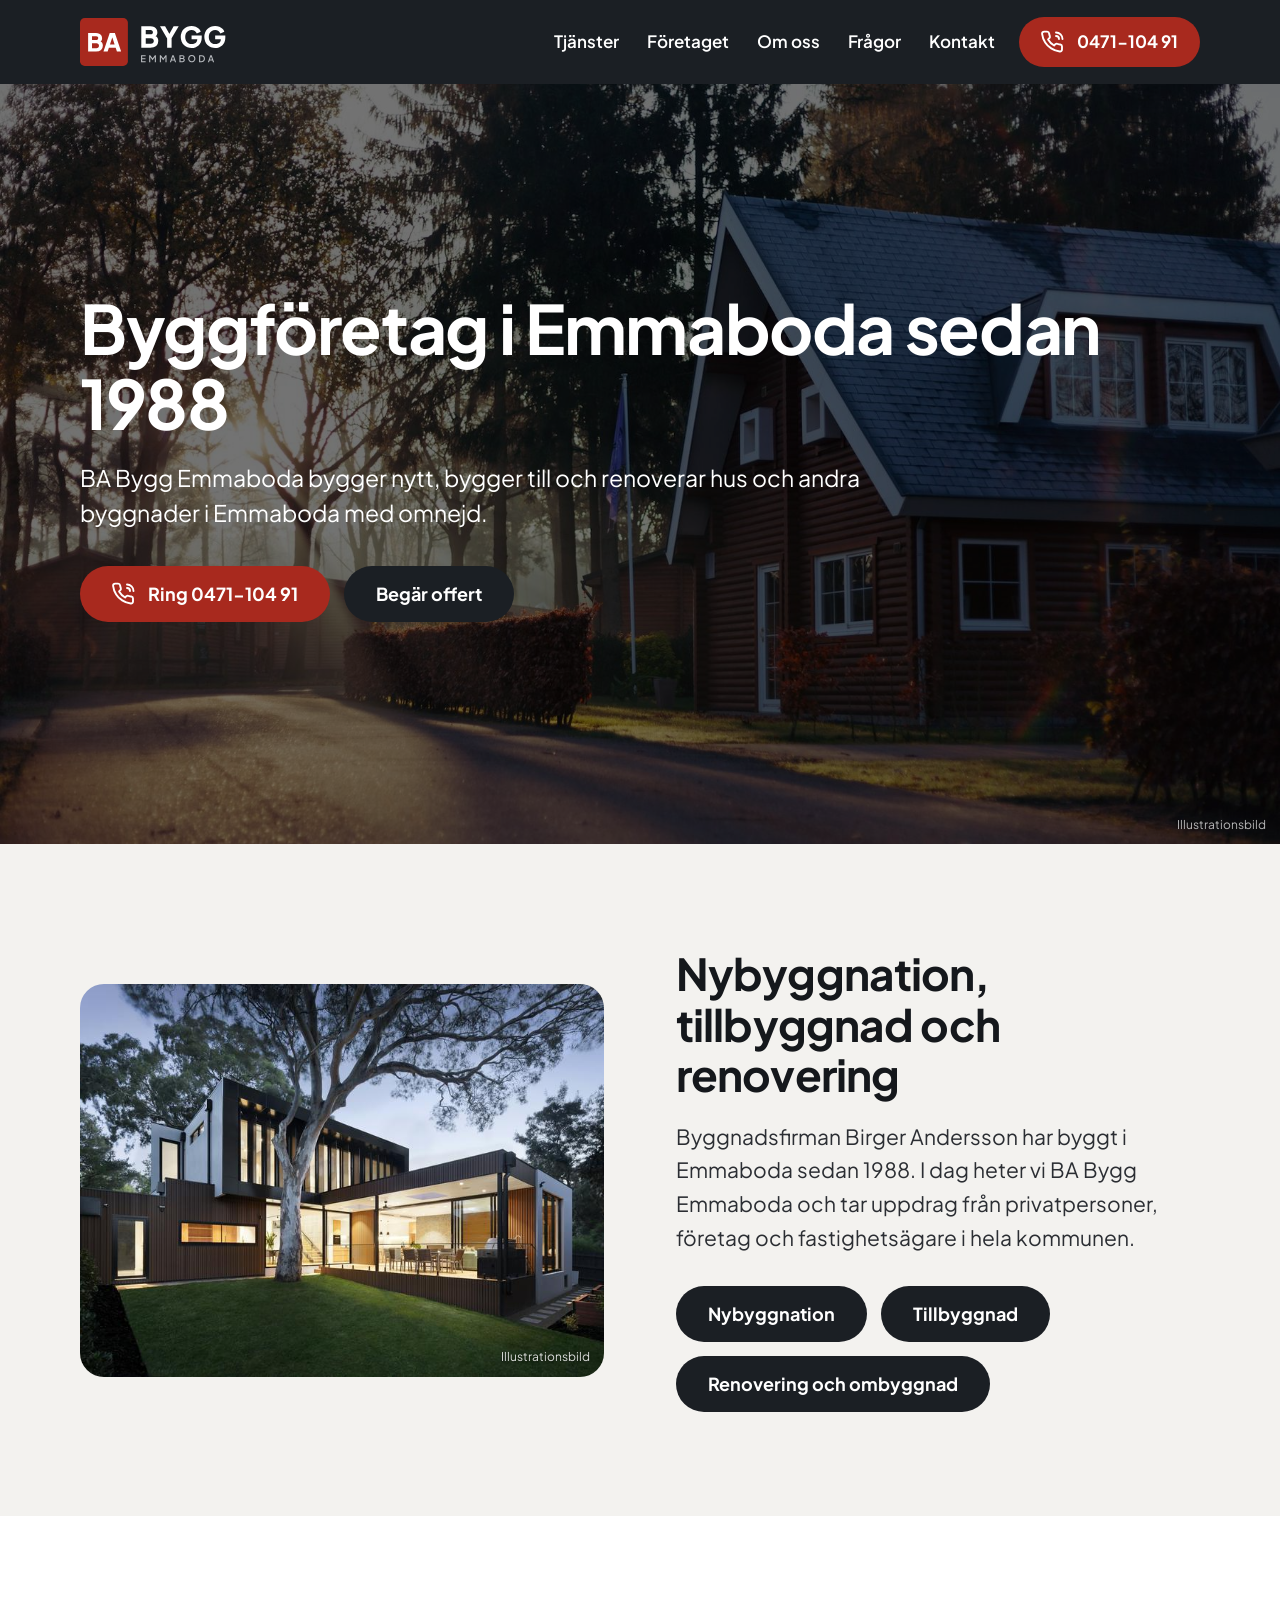
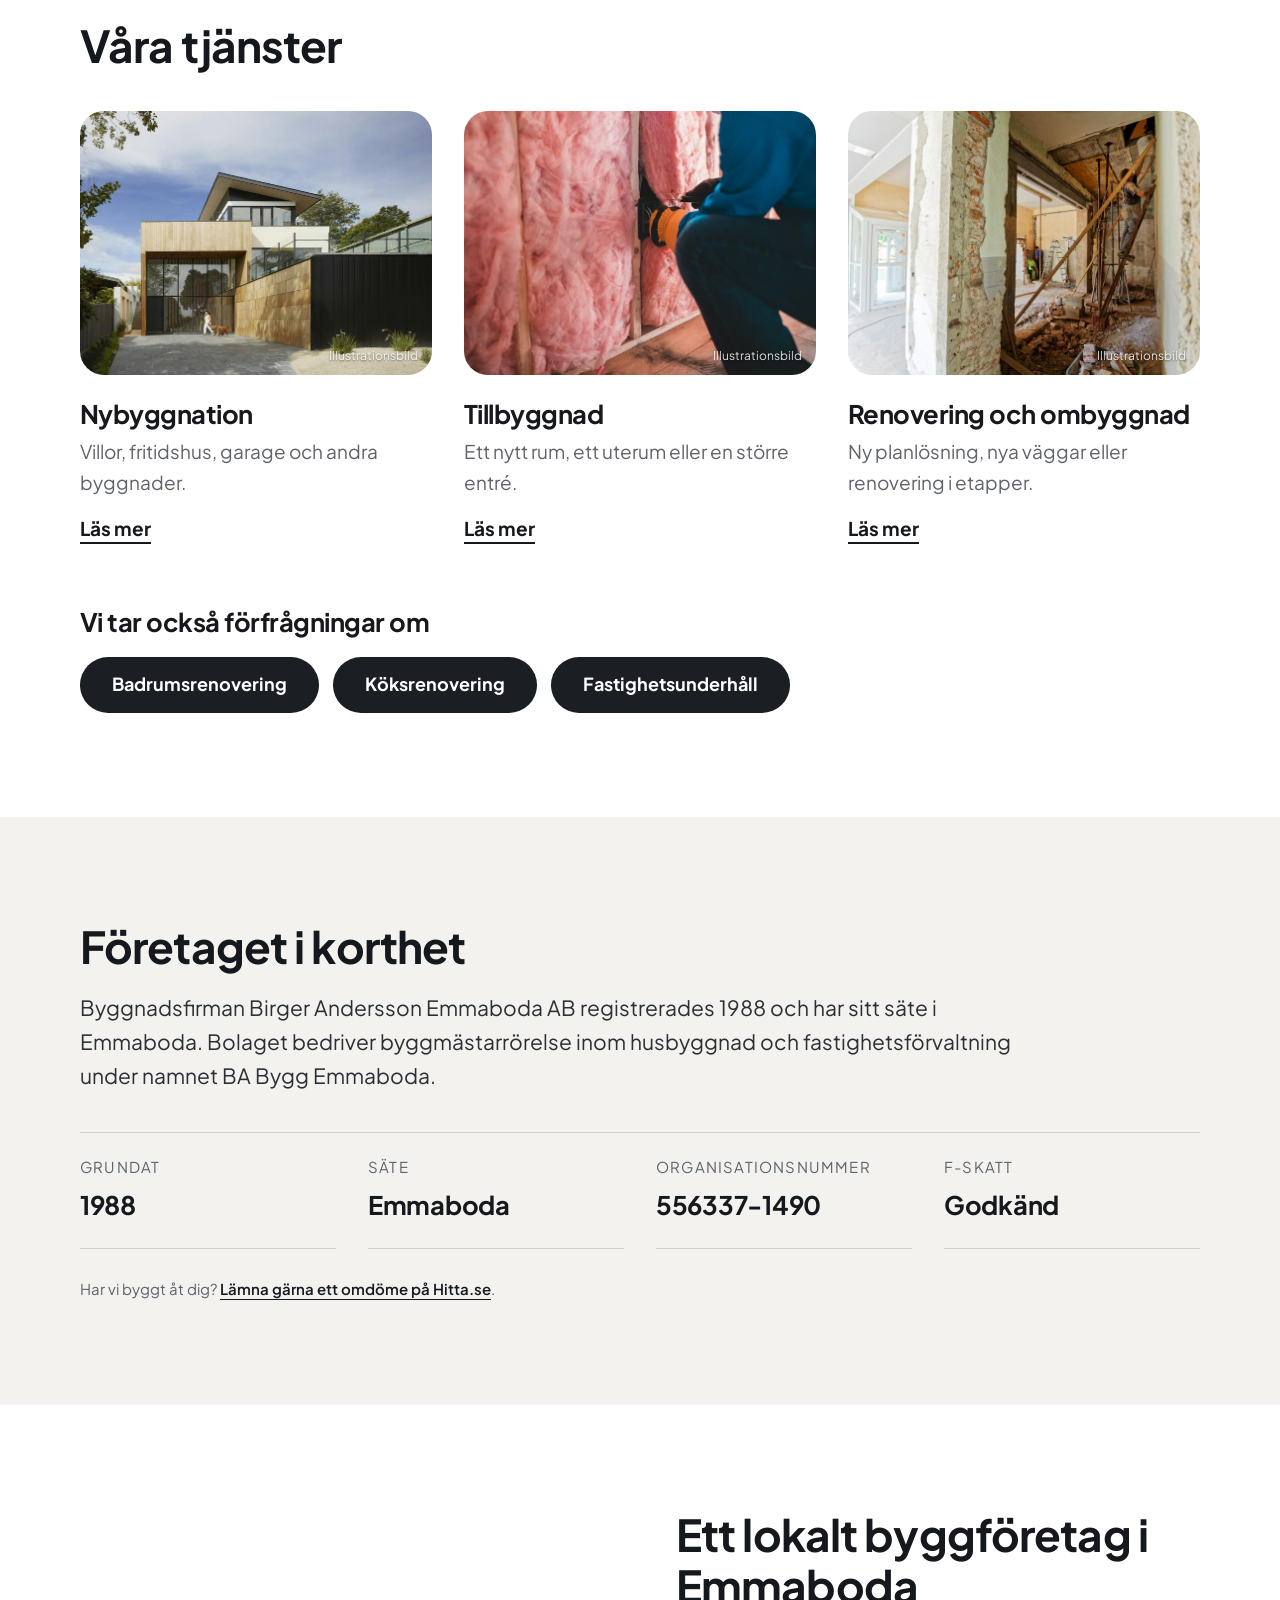
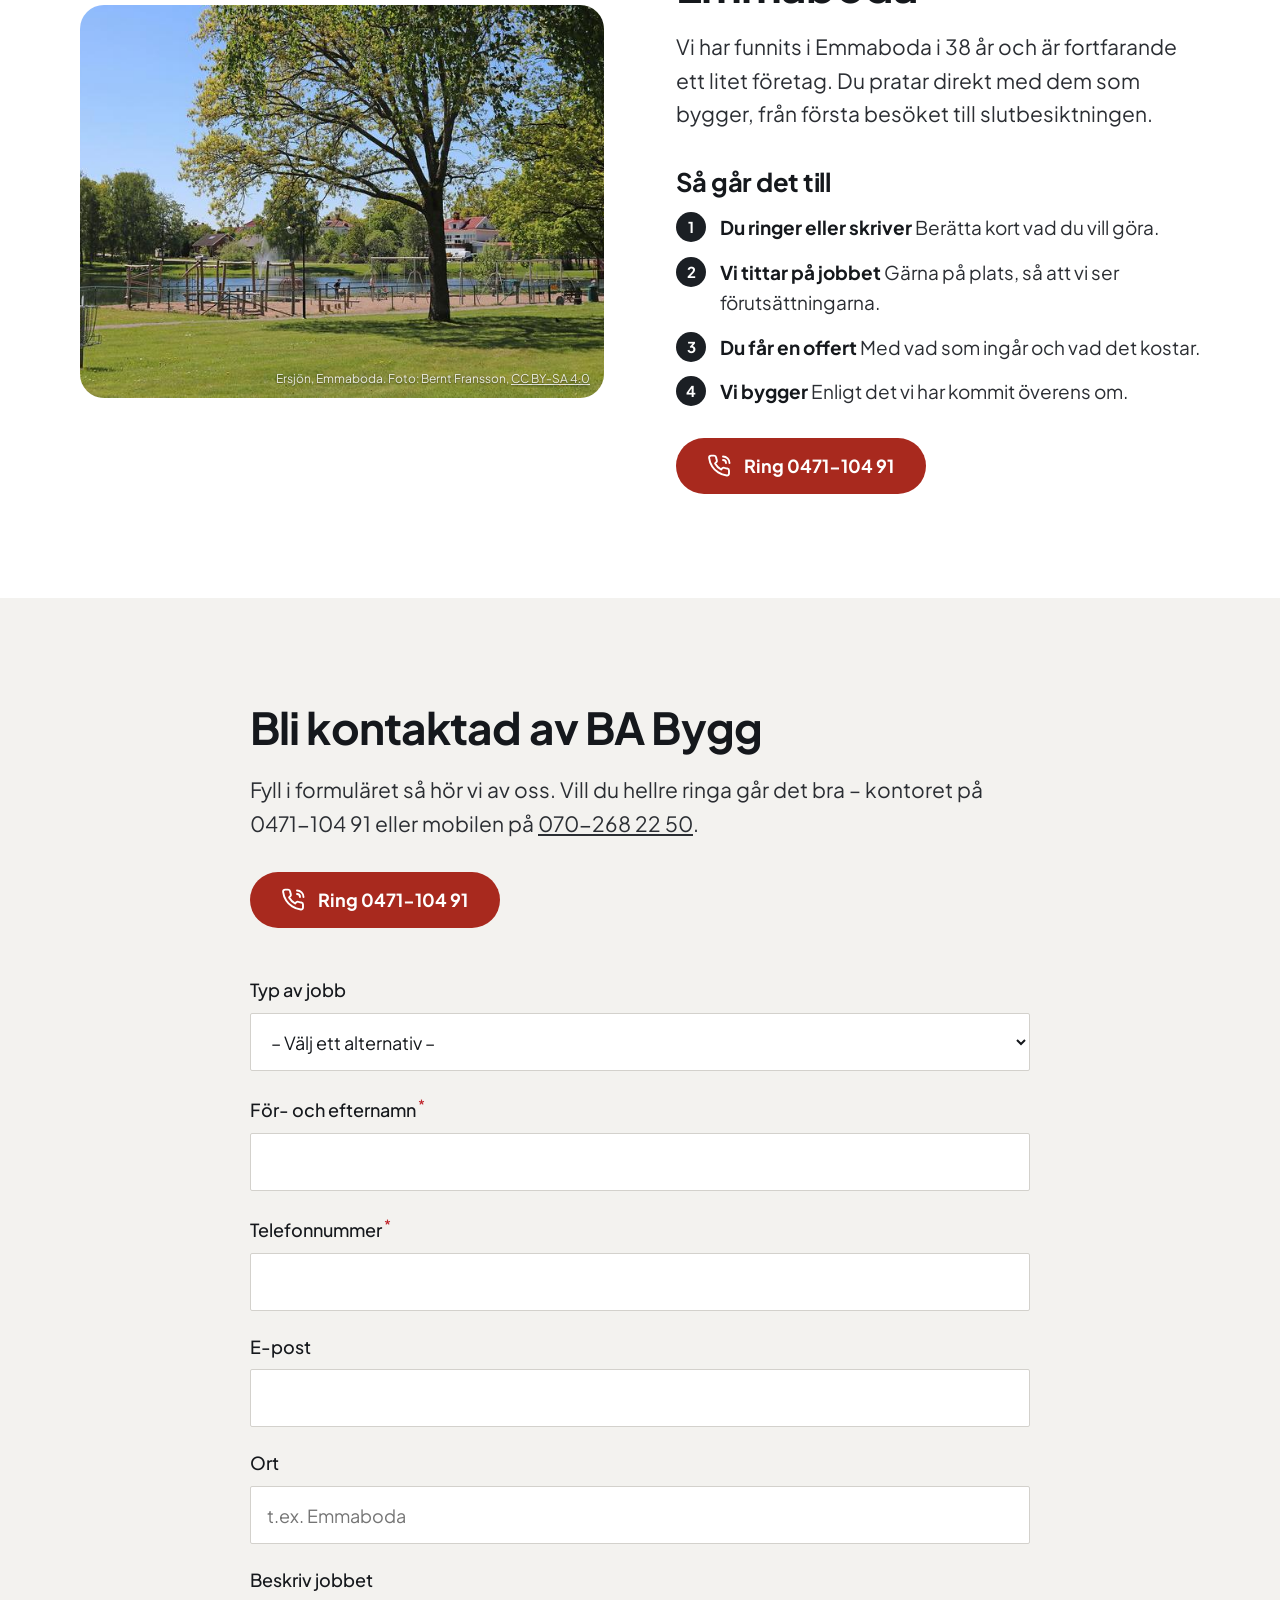
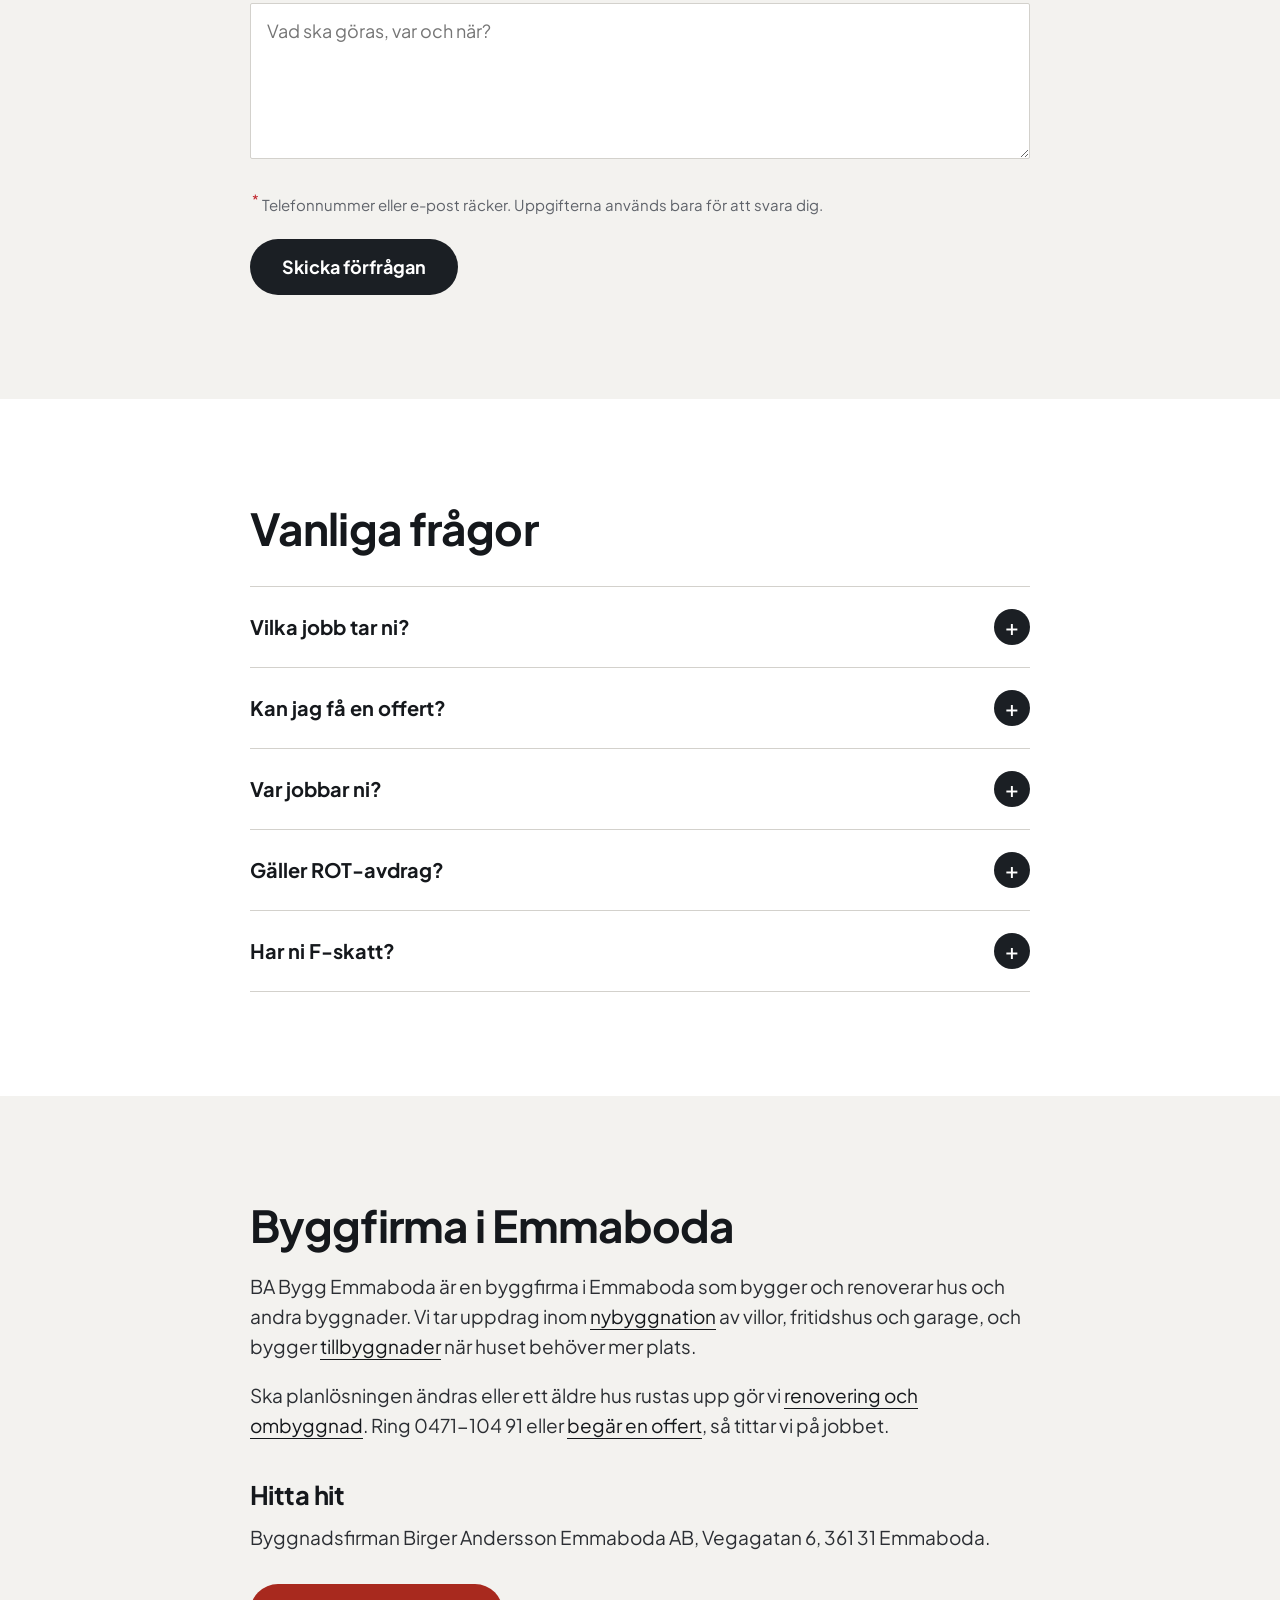
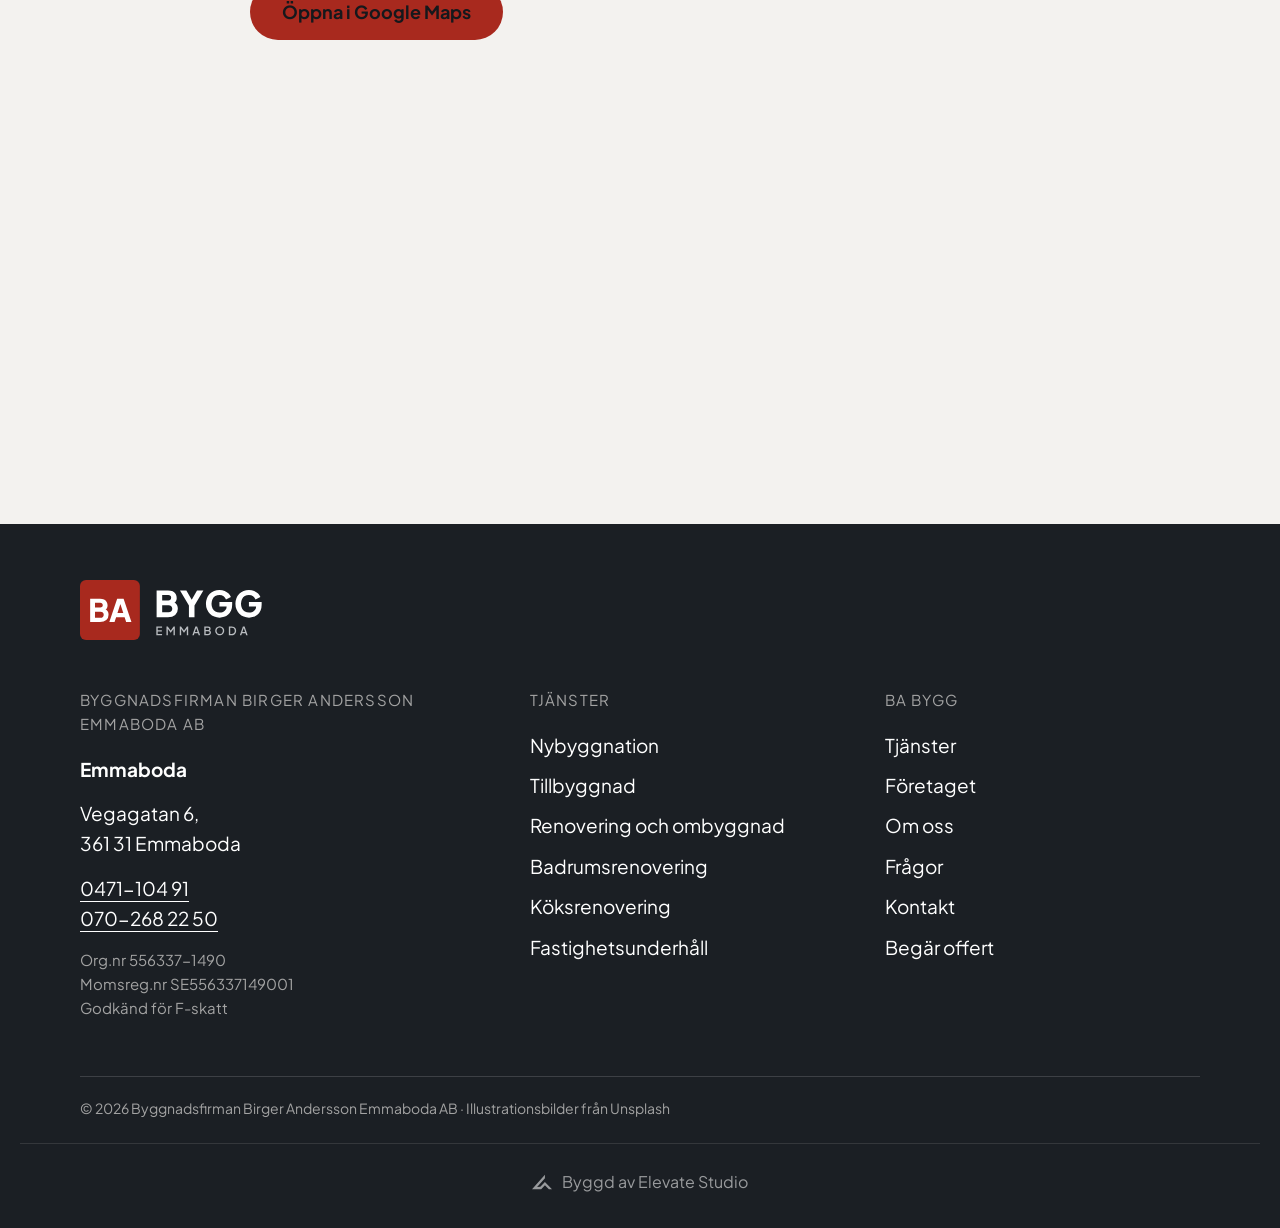
<file: docs/index.html>
<!doctype html>
<html lang="sv">
<head>
<meta charset="utf-8">
<meta name="viewport" content="width=device-width,initial-scale=1,viewport-fit=cover">
<title>Byggfirma i Emmaboda – nybyggnation, tillbyggnad, renovering | BA Bygg</title>
<meta name="description" content="BA Bygg Emmaboda (Byggnadsfirman Birger Andersson Emmaboda AB) bygger nytt, bygger till och renoverar i Emmaboda med omnejd sedan 1988. Ring 0471-104 91 eller begär offert.">
<link rel="canonical" href="https://elevatestudio018.github.io/Birger/">
<meta property="og:type" content="website">
<meta property="og:locale" content="sv_SE">
<meta property="og:site_name" content="BA Bygg Emmaboda">
<meta property="og:title" content="Byggfirma i Emmaboda – nybyggnation, tillbyggnad, renovering | BA Bygg">
<meta property="og:description" content="BA Bygg Emmaboda (Byggnadsfirman Birger Andersson Emmaboda AB) bygger nytt, bygger till och renoverar i Emmaboda med omnejd sedan 1988. Ring 0471-104 91 eller begär offert.">
<meta property="og:image" content="https://elevatestudio018.github.io/Birger/img/hero.jpg">
<meta name="theme-color" content="#1b1f24">
<link rel="preconnect" href="https://fonts.googleapis.com"><link rel="preconnect" href="https://fonts.gstatic.com" crossorigin>
<link rel="stylesheet" href="https://fonts.googleapis.com/css2?family=Plus+Jakarta+Sans:wght@400;500;600;700;800&display=swap">
<link rel="stylesheet" href="assets/site.css">
<link rel="icon" href="img/favicon.svg" type="image/svg+xml">
<script type="application/ld+json">{"@context": "https://schema.org", "@type": "GeneralContractor", "name": "BA Bygg Emmaboda", "legalName": "Byggnadsfirman Birger Andersson Emmaboda AB", "alternateName": "Byggnadsfirman Birger Andersson", "url": "https://elevatestudio018.github.io/Birger/", "telephone": "+4647110491", "image": "https://elevatestudio018.github.io/Birger/img/hero.jpg", "logo": "https://elevatestudio018.github.io/Birger/img/ba-bygg-logo.svg", "foundingDate": "1988", "vatID": "SE556337149001", "taxID": "556337-1490", "address": {"@type": "PostalAddress", "streetAddress": "Vegagatan 6", "postalCode": "36131", "addressLocality": "Emmaboda", "addressRegion": "Kalmar län", "addressCountry": "SE"}, "geo": {"@type": "GeoCoordinates", "latitude": 56.62496, "longitude": 15.54453}, "areaServed": {"@type": "AdministrativeArea", "name": "Emmaboda kommun"}}</script>
</head>
<body>
<a class="skip" href="#main">Hoppa till innehållet</a>
<header class="head">
  <div class="wrap bar">
    <a class="logo" href="#top" aria-label="BA Bygg Emmaboda, till startsidan"><img class="logo-img" src="img/ba-bygg-logo.svg" alt="BA Bygg Emmaboda" width="309" height="100"></a>
    <nav class="nav" aria-label="Huvudmeny"><a href="#tjanster">Tjänster</a><a href="#foretaget">Företaget</a><a href="#om-oss">Om oss</a><a href="#fragor">Frågor</a><a href="#kontakt">Kontakt</a></nav>
    <a class="pill pill-accent head-call" href="tel:+4647110491"><svg class="pi" viewBox="0 0 24 24" fill="none" stroke="currentColor" stroke-width="1.9" stroke-linecap="round" stroke-linejoin="round" aria-hidden="true"><path d="M21 16.5v3a2 2 0 0 1-2.2 2 19.8 19.8 0 0 1-8.6-3.1 19.5 19.5 0 0 1-6-6A19.8 19.8 0 0 1 1.1 3.8 2 2 0 0 1 3.1 1.6h3a2 2 0 0 1 2 1.7c.1 1 .4 1.9.7 2.8a2 2 0 0 1-.5 2.1L7.1 9.5a16 16 0 0 0 6 6l1.3-1.3a2 2 0 0 1 2.1-.4c.9.3 1.8.6 2.8.7a2 2 0 0 1 1.7 2z"/><path d="M15 2.5a6.5 6.5 0 0 1 6.5 6.5M15 6a3 3 0 0 1 3 3"/></svg><span>0471-104 91</span></a>
    <a class="round round-accent head-round" href="tel:+4647110491" aria-label="Ring 0471-104 91"><svg class="pi" viewBox="0 0 24 24" fill="none" stroke="currentColor" stroke-width="1.9" stroke-linecap="round" stroke-linejoin="round" aria-hidden="true"><path d="M21 16.5v3a2 2 0 0 1-2.2 2 19.8 19.8 0 0 1-8.6-3.1 19.5 19.5 0 0 1-6-6A19.8 19.8 0 0 1 1.1 3.8 2 2 0 0 1 3.1 1.6h3a2 2 0 0 1 2 1.7c.1 1 .4 1.9.7 2.8a2 2 0 0 1-.5 2.1L7.1 9.5a16 16 0 0 0 6 6l1.3-1.3a2 2 0 0 1 2.1-.4c.9.3 1.8.6 2.8.7a2 2 0 0 1 1.7 2z"/><path d="M15 2.5a6.5 6.5 0 0 1 6.5 6.5M15 6a3 3 0 0 1 3 3"/></svg></a>
    <button class="burger" id="menuBtn" type="button" aria-expanded="false" aria-controls="menu" aria-label="Meny"><span></span><span></span></button>
  </div>
  <nav class="menu" id="menu" aria-label="Meny" hidden>
    <div class="wrap">
      <ul class="menu-main"><li><a href="#tjanster">Tjänster</a></li><li><a href="#foretaget">Företaget</a></li><li><a href="#om-oss">Om oss</a></li><li><a href="#fragor">Frågor</a></li><li><a href="#kontakt">Kontakt</a></li></ul>
      <p class="menu-h">Tjänster</p><ul class="menu-svc"><li><a href="tjanst-nybyggnation.html">Nybyggnation</a></li><li><a href="tjanst-tillbyggnad.html">Tillbyggnad</a></li><li><a href="tjanst-renovering.html">Renovering och ombyggnad</a></li><li><a href="tjanst-badrum.html">Badrumsrenovering</a></li><li><a href="tjanst-kok.html">Köksrenovering</a></li><li><a href="tjanst-underhall.html">Fastighetsunderhåll</a></li></ul>
      <a class="pill pill-accent " href="tel:+4647110491"><svg class="pi" viewBox="0 0 24 24" fill="none" stroke="currentColor" stroke-width="1.9" stroke-linecap="round" stroke-linejoin="round" aria-hidden="true"><path d="M21 16.5v3a2 2 0 0 1-2.2 2 19.8 19.8 0 0 1-8.6-3.1 19.5 19.5 0 0 1-6-6A19.8 19.8 0 0 1 1.1 3.8 2 2 0 0 1 3.1 1.6h3a2 2 0 0 1 2 1.7c.1 1 .4 1.9.7 2.8a2 2 0 0 1-.5 2.1L7.1 9.5a16 16 0 0 0 6 6l1.3-1.3a2 2 0 0 1 2.1-.4c.9.3 1.8.6 2.8.7a2 2 0 0 1 1.7 2z"/><path d="M15 2.5a6.5 6.5 0 0 1 6.5 6.5M15 6a3 3 0 0 1 3 3"/></svg><span>Ring 0471-104 91</span></a>
    </div>
  </nav>
</header>
<main id="main">
<section class="hero" id="top" aria-labelledby="hero-h">
  <div class="hero-ph"><img src="img/hero.jpg" srcset="img/hero-s.jpg 800w, img/hero.jpg 1800w" sizes="100vw" alt="Trähus i skogsbryn i kvällsljus" fetchpriority="high" decoding="async" style="object-position:60% 55%"></div>
  <div class="wrap hero-in">
    <h1 id="hero-h">Byggföretag i Emmaboda sedan 1988</h1>
    <p>BA Bygg Emmaboda bygger nytt, bygger till och renoverar hus och andra byggnader i Emmaboda med omnejd.</p>
    <div class="btns"><a class="pill pill-accent " href="tel:+4647110491"><svg class="pi" viewBox="0 0 24 24" fill="none" stroke="currentColor" stroke-width="1.9" stroke-linecap="round" stroke-linejoin="round" aria-hidden="true"><path d="M21 16.5v3a2 2 0 0 1-2.2 2 19.8 19.8 0 0 1-8.6-3.1 19.5 19.5 0 0 1-6-6A19.8 19.8 0 0 1 1.1 3.8 2 2 0 0 1 3.1 1.6h3a2 2 0 0 1 2 1.7c.1 1 .4 1.9.7 2.8a2 2 0 0 1-.5 2.1L7.1 9.5a16 16 0 0 0 6 6l1.3-1.3a2 2 0 0 1 2.1-.4c.9.3 1.8.6 2.8.7a2 2 0 0 1 1.7 2z"/><path d="M15 2.5a6.5 6.5 0 0 1 6.5 6.5M15 6a3 3 0 0 1 3 3"/></svg><span>Ring 0471-104 91</span></a><a class="pill pill-dark" href="#offert">Begär offert</a></div>
  </div>
  <span class="hero-note">Illustrationsbild</span>
</section>

<section class="sec tint" aria-labelledby="intro-h">
  <div class="wrap split">
    <figure class="ph"><img src="img/villa.jpg" srcset="img/villa-s.jpg 800w, img/villa.jpg 1800w" sizes="(min-width: 960px) 50vw, 100vw" alt="Modern villa med träfasad i kvällsljus" loading="lazy" decoding="async" style="object-position:50% 60%"><figcaption>Illustrationsbild</figcaption></figure>
    <div>
      <h2 id="intro-h">Nybyggnation, tillbyggnad och renovering</h2>
      <p class="lead">Byggnadsfirman Birger Andersson har byggt i Emmaboda sedan 1988. I dag heter vi BA Bygg Emmaboda och tar uppdrag från privatpersoner, företag och fastighetsägare i hela kommunen.</p>
      <div class="btns"><a class="pill pill-dark" href="tjanst-nybyggnation.html">Nybyggnation</a> <a class="pill pill-dark" href="tjanst-tillbyggnad.html">Tillbyggnad</a> <a class="pill pill-dark" href="tjanst-renovering.html">Renovering och ombyggnad</a></div>
    </div>
  </div>
</section>

<section class="sec" id="tjanster" aria-labelledby="tj-h">
  <div class="wrap">
    <h2 id="tj-h">Våra tjänster</h2>
    <ul class="cards"><li class="card"><a href="tjanst-nybyggnation.html"><figure class="ph"><img src="img/nybyggnation.jpg" srcset="img/nybyggnation-s.jpg 800w, img/nybyggnation.jpg 1800w" sizes="(min-width: 960px) 33vw, 100vw" alt="Nybyggt hus med träfasad" loading="lazy" decoding="async" style="object-position:50% 50%"><figcaption>Illustrationsbild</figcaption></figure><h3>Nybyggnation</h3><p>Villor, fritidshus, garage och andra byggnader.</p><span class="more">Läs mer</span></a></li><li class="card"><a href="tjanst-tillbyggnad.html"><figure class="ph"><img src="img/tillbyggnad.jpg" srcset="img/tillbyggnad-s.jpg 800w, img/tillbyggnad.jpg 1800w" sizes="(min-width: 960px) 33vw, 100vw" alt="Hantverkare isolerar en regelvägg" loading="lazy" decoding="async" style="object-position:50% 50%"><figcaption>Illustrationsbild</figcaption></figure><h3>Tillbyggnad</h3><p>Ett nytt rum, ett uterum eller en större entré.</p><span class="more">Läs mer</span></a></li><li class="card"><a href="tjanst-renovering.html"><figure class="ph"><img src="img/renovering.jpg" srcset="img/renovering-s.jpg 800w, img/renovering.jpg 1800w" sizes="(min-width: 960px) 33vw, 100vw" alt="Hus under ombyggnad med uppstöttat bjälklag" loading="lazy" decoding="async" style="object-position:50% 50%"><figcaption>Illustrationsbild</figcaption></figure><h3>Renovering och ombyggnad</h3><p>Ny planlösning, nya väggar eller renovering i etapper.</p><span class="more">Läs mer</span></a></li></ul>
    <h3 class="also-h">Vi tar också förfrågningar om</h3>
    <div class="btns"><a class="pill pill-dark" href="tjanst-badrum.html">Badrumsrenovering</a><a class="pill pill-dark" href="tjanst-kok.html">Köksrenovering</a><a class="pill pill-dark" href="tjanst-underhall.html">Fastighetsunderhåll</a></div>
  </div>
</section>

<section class="sec tint" id="foretaget" aria-labelledby="ft-h">
  <div class="wrap">
    <h2 id="ft-h">Företaget i korthet</h2>
    <p class="lead facts-lead">Byggnadsfirman Birger Andersson Emmaboda AB registrerades 1988 och har sitt säte i Emmaboda. Bolaget bedriver byggmästarrörelse inom husbyggnad och fastighetsförvaltning under namnet BA Bygg Emmaboda.</p>
    <dl class="facts"><div><dt>Grundat</dt><dd>1988</dd></div><div><dt>Säte</dt><dd>Emmaboda</dd></div><div><dt>Organisationsnummer</dt><dd>556337-1490</dd></div><div><dt>F-skatt</dt><dd>Godkänd</dd></div></dl>
    <p class="small facts-note">Har vi byggt åt dig? <a href="https://www.hitta.se/verksamhet/byggnadsfirman-birger-andersson-emmaboda-ab-csddjppq" target="_blank" rel="noopener">Lämna gärna ett omdöme på Hitta.se</a>.</p>
  </div>
</section>

<section class="sec" id="om-oss" aria-labelledby="om-h">
  <div class="wrap split">
    <figure class="ph"><img src="img/emmaboda.jpg" srcset="img/emmaboda-s.jpg 800w, img/emmaboda.jpg 1800w" sizes="(min-width: 960px) 50vw, 100vw" alt="Ersjön i Emmaboda en sommardag" loading="lazy" decoding="async" style="object-position:50% 50%"><figcaption>Ersjön, Emmaboda. Foto: Bernt Fransson, <a href="https://commons.wikimedia.org/wiki/File:Emmaboda_Ersj%C3%B6n_002.jpg" target="_blank" rel="noopener">CC BY-SA 4.0</a></figcaption></figure>
    <div>
      <h2 id="om-h">Ett lokalt byggföretag i Emmaboda</h2>
      <p class="lead">Vi har funnits i Emmaboda i 38 år och är fortfarande ett litet företag. Du pratar direkt med dem som bygger, från första besöket till slutbesiktningen.</p>
      <h3>Så går det till</h3>
      <ol class="steps"><li><b>Du ringer eller skriver</b> Berätta kort vad du vill göra.</li><li><b>Vi tittar på jobbet</b> Gärna på plats, så att vi ser förutsättningarna.</li><li><b>Du får en offert</b> Med vad som ingår och vad det kostar.</li><li><b>Vi bygger</b> Enligt det vi har kommit överens om.</li></ol>
      <div class="btns"><a class="pill pill-accent " href="tel:+4647110491"><svg class="pi" viewBox="0 0 24 24" fill="none" stroke="currentColor" stroke-width="1.9" stroke-linecap="round" stroke-linejoin="round" aria-hidden="true"><path d="M21 16.5v3a2 2 0 0 1-2.2 2 19.8 19.8 0 0 1-8.6-3.1 19.5 19.5 0 0 1-6-6A19.8 19.8 0 0 1 1.1 3.8 2 2 0 0 1 3.1 1.6h3a2 2 0 0 1 2 1.7c.1 1 .4 1.9.7 2.8a2 2 0 0 1-.5 2.1L7.1 9.5a16 16 0 0 0 6 6l1.3-1.3a2 2 0 0 1 2.1-.4c.9.3 1.8.6 2.8.7a2 2 0 0 1 1.7 2z"/><path d="M15 2.5a6.5 6.5 0 0 1 6.5 6.5M15 6a3 3 0 0 1 3 3"/></svg><span>Ring 0471-104 91</span></a></div>
    </div>
  </div>
</section>

<section class="sec tint" id="kontakt" aria-labelledby="kt-h">
  <div class="wrap narrow">
    <h2 id="kt-h">Bli kontaktad av BA Bygg</h2>
    <p class="lead">Fyll i formuläret så hör vi av oss. Vill du hellre ringa går det bra – kontoret på 0471-104 91 eller mobilen på <a href="tel:+46702682250">070-268 22 50</a>.</p>
    <div class="btns"><a class="pill pill-accent " href="tel:+4647110491"><svg class="pi" viewBox="0 0 24 24" fill="none" stroke="currentColor" stroke-width="1.9" stroke-linecap="round" stroke-linejoin="round" aria-hidden="true"><path d="M21 16.5v3a2 2 0 0 1-2.2 2 19.8 19.8 0 0 1-8.6-3.1 19.5 19.5 0 0 1-6-6A19.8 19.8 0 0 1 1.1 3.8 2 2 0 0 1 3.1 1.6h3a2 2 0 0 1 2 1.7c.1 1 .4 1.9.7 2.8a2 2 0 0 1-.5 2.1L7.1 9.5a16 16 0 0 0 6 6l1.3-1.3a2 2 0 0 1 2.1-.4c.9.3 1.8.6 2.8.7a2 2 0 0 1 1.7 2z"/><path d="M15 2.5a6.5 6.5 0 0 1 6.5 6.5M15 6a3 3 0 0 1 3 3"/></svg><span>Ring 0471-104 91</span></a></div>
    <div id="offert"><form class="form" id="qform" novalidate data-endpoint="https://formsubmit.co/ajax/elevate.studio018@gmail.com">
  <p class="field"><label for="f-typ">Typ av jobb</label><select id="f-typ" name="Typ av byggprojekt"><option value="">– Välj ett alternativ –</option><option>Nybyggnation</option><option>Tillbyggnad</option><option>Renovering och ombyggnad</option><option>Badrumsrenovering</option><option>Köksrenovering</option><option>Fastighetsunderhåll</option><option>Annat</option></select></p>
  <p class="field"><label for="f-namn">För- och efternamn<span class="req" aria-hidden="true">*</span></label><input id="f-namn" name="Namn" autocomplete="name" required><span class="err" id="e-namn" hidden>Skriv ditt namn.</span></p>
  <p class="field"><label for="f-tel">Telefonnummer<span class="req" aria-hidden="true">*</span></label><input id="f-tel" name="Telefon" type="tel" autocomplete="tel"><span class="err" id="e-tel" hidden>Skriv telefonnummer eller e-post.</span></p>
  <p class="field"><label for="f-epost">E-post</label><input id="f-epost" name="E-post" type="email" autocomplete="email"><span class="err" id="e-epost" hidden>Kontrollera e-postadressen.</span></p>
  <p class="field"><label for="f-ort">Ort</label><input id="f-ort" name="Ort" autocomplete="address-level2" placeholder="t.ex. Emmaboda"></p>
  <p class="field"><label for="f-besk">Beskriv jobbet</label><textarea id="f-besk" name="Beskrivning" rows="5" placeholder="Vad ska göras, var och när?"></textarea></p>
  <p class="hp" aria-hidden="true"><label for="f-web">Lämna tomt</label><input id="f-web" name="_honey" tabindex="-1" autocomplete="off"></p>
  <p class="small"><span class="req" aria-hidden="true">*</span> Telefonnummer eller e-post räcker. Uppgifterna används bara för att svara dig.</p>
  <p><button class="pill pill-dark" type="submit">Skicka förfrågan</button></p>
  <p class="send-err" id="send-err" role="alert" hidden>Det gick inte att skicka just nu. Försök igen, eller ring <a href="tel:+4647110491">0471-104 91</a>.</p>
</form>
<div class="done" id="qdone" tabindex="-1" hidden>
  <p class="done-h">Tack! Vi har fått din förfrågan.</p>
  <p>Vi hör av oss så snart vi kan. Brådskar det, ring <a href="tel:+4647110491">0471-104 91</a>.</p>
  <p><button class="link" type="button" id="qagain">Skicka en ny förfrågan</button></p>
</div></div>
  </div>
</section>

<section class="sec" id="fragor" aria-labelledby="fq-h">
  <div class="wrap narrow">
    <h2 id="fq-h">Vanliga frågor</h2>
    <div class="faq"><details><summary>Vilka jobb tar ni?</summary><p>Nybyggnation, tillbyggnader och renovering av hus och andra byggnader. Fråga gärna om badrum, kök och underhåll också.</p></details><details><summary>Kan jag få en offert?</summary><p>Ja. Fyll i <a href="#offert">formuläret</a> eller ring <a href="tel:+4647110491">0471-104 91</a>. Oftast behöver vi se huset eller tomten innan vi kan ge ett pris som håller.</p></details><details><summary>Var jobbar ni?</summary><p>Vi utgår från Emmaboda och tar jobb i kommunen – Lindås, Vissefjärda, Långasjö, Eriksmåla, Algutsboda, Boda och Johansfors. Ligger jobbet utanför, säg var, så svarar vi om vi kan ta det.</p></details><details><summary>Gäller ROT-avdrag?</summary><p>ROT-avdraget gäller arbetskostnaden för många renoveringar, ombyggnader och tillbyggnader i bostäder. Vi går igenom vad som gäller för ditt jobb i offerten.</p></details><details><summary>Har ni F-skatt?</summary><p>Ja. Byggnadsfirman Birger Andersson Emmaboda AB är godkänt för F-skatt, org.nr 556337-1490.</p></details></div>
  </div>
</section>

<section class="sec tint seo" aria-labelledby="seo-h">
  <div class="wrap narrow">
    <h2 id="seo-h">Byggfirma i Emmaboda</h2>
    <p>BA Bygg Emmaboda är en byggfirma i Emmaboda som bygger och renoverar hus och andra byggnader. Vi tar uppdrag inom <a href="tjanst-nybyggnation.html">nybyggnation</a> av villor, fritidshus och garage, och bygger <a href="tjanst-tillbyggnad.html">tillbyggnader</a> när huset behöver mer plats.</p>
    <p>Ska planlösningen ändras eller ett äldre hus rustas upp gör vi <a href="tjanst-renovering.html">renovering och ombyggnad</a>. Ring 0471-104 91 eller <a href="#offert">begär en offert</a>, så tittar vi på jobbet.</p>
    <h3>Hitta hit</h3>
    <p>Byggnadsfirman Birger Andersson Emmaboda AB, Vegagatan 6, 361 31 Emmaboda.</p>
    <div class="btns"><a class="pill pill-accent" href="https://www.google.com/maps/search/?api=1&query=Byggnadsfirman+Birger+Andersson+Emmaboda+AB%2C+Vegagatan+6%2C+361+31+Emmaboda" target="_blank" rel="noopener">Öppna i Google Maps</a></div>
  </div>
</section>

<section class="map" aria-label="Karta">
  <iframe src="https://www.google.com/maps?q=Vegagatan+6%2C+361+31+Emmaboda&z=14&hl=sv&output=embed" title="Karta: Vegagatan 6, 361 31 Emmaboda" loading="lazy" referrerpolicy="no-referrer-when-downgrade"></iframe>
</section>
</main>
<footer class="foot">
  <div class="wrap">
    <a class="logo" href="#top" aria-label="BA Bygg Emmaboda, till startsidan"><img class="logo-img" src="img/ba-bygg-logo.svg" alt="BA Bygg Emmaboda" width="309" height="100"></a>
    <div class="foot-grid">
      <div>
        <p class="foot-h">Byggnadsfirman Birger Andersson Emmaboda AB</p>
        <p><b>Emmaboda</b></p>
        <p>Vegagatan 6,<br>361 31 Emmaboda</p>
        <p><a href="tel:+4647110491">0471-104 91</a><br><a href="tel:+46702682250">070-268 22 50</a></p>
        <p class="foot-legal">Org.nr 556337-1490<br>Momsreg.nr SE556337149001<br>Godkänd för F-skatt</p>
      </div>
      <div><p class="foot-h">Tjänster</p><ul><li><a href="tjanst-nybyggnation.html">Nybyggnation</a></li><li><a href="tjanst-tillbyggnad.html">Tillbyggnad</a></li><li><a href="tjanst-renovering.html">Renovering och ombyggnad</a></li><li><a href="tjanst-badrum.html">Badrumsrenovering</a></li><li><a href="tjanst-kok.html">Köksrenovering</a></li><li><a href="tjanst-underhall.html">Fastighetsunderhåll</a></li></ul></div>
      <div><p class="foot-h">BA Bygg</p><ul><li><a href="#tjanster">Tjänster</a></li><li><a href="#foretaget">Företaget</a></li><li><a href="#om-oss">Om oss</a></li><li><a href="#fragor">Frågor</a></li><li><a href="#kontakt">Kontakt</a></li><li><a href="#offert">Begär offert</a></li></ul></div>
    </div>
    <div class="foot-end">
      <span>© <span data-year>2026</span> Byggnadsfirman Birger Andersson Emmaboda AB · Illustrationsbilder från Unsplash</span>
    </div>
  </div>
<!-- elevate-credit -->
<style>.elevate-credit{max-width:1240px;margin:24px auto 0;padding:20px 16px 0;border-top:1px solid rgba(128,128,128,.25);display:flex;justify-content:center;box-sizing:border-box}.elevate-credit a{display:inline-flex;align-items:center;gap:10px;padding:8px 0;font:inherit;font-size:15px;line-height:1;color:inherit;opacity:.55;text-decoration:none;transition:opacity .2s}.elevate-credit a:hover,.elevate-credit a:focus-visible{opacity:1}.elevate-credit svg{width:20px;height:20px;flex:none;display:block}@media(min-width:1024px){.elevate-credit a{font-size:16px}}</style>
<div class="elevate-credit"><a href="https://elevatestudio.nu" target="_blank" rel="noopener"><svg viewBox="0 0 1884.3 1353.9" aria-hidden="true"><path d="M0.0 1353.9 L1218.7 0.0 L1218.7 329.1 L479.7 1136.4 L786.7 1132.4 L1215.5 687.4 L1884.3 1349.9 L1590.1 1349.9 L1218.6 994.7 L865.4 1349.9Z" fill="currentColor"/></svg>Byggd av Elevate Studio</a></div>
</footer>
<script src="assets/site.js" defer></script>
</body>
</html>
</file>
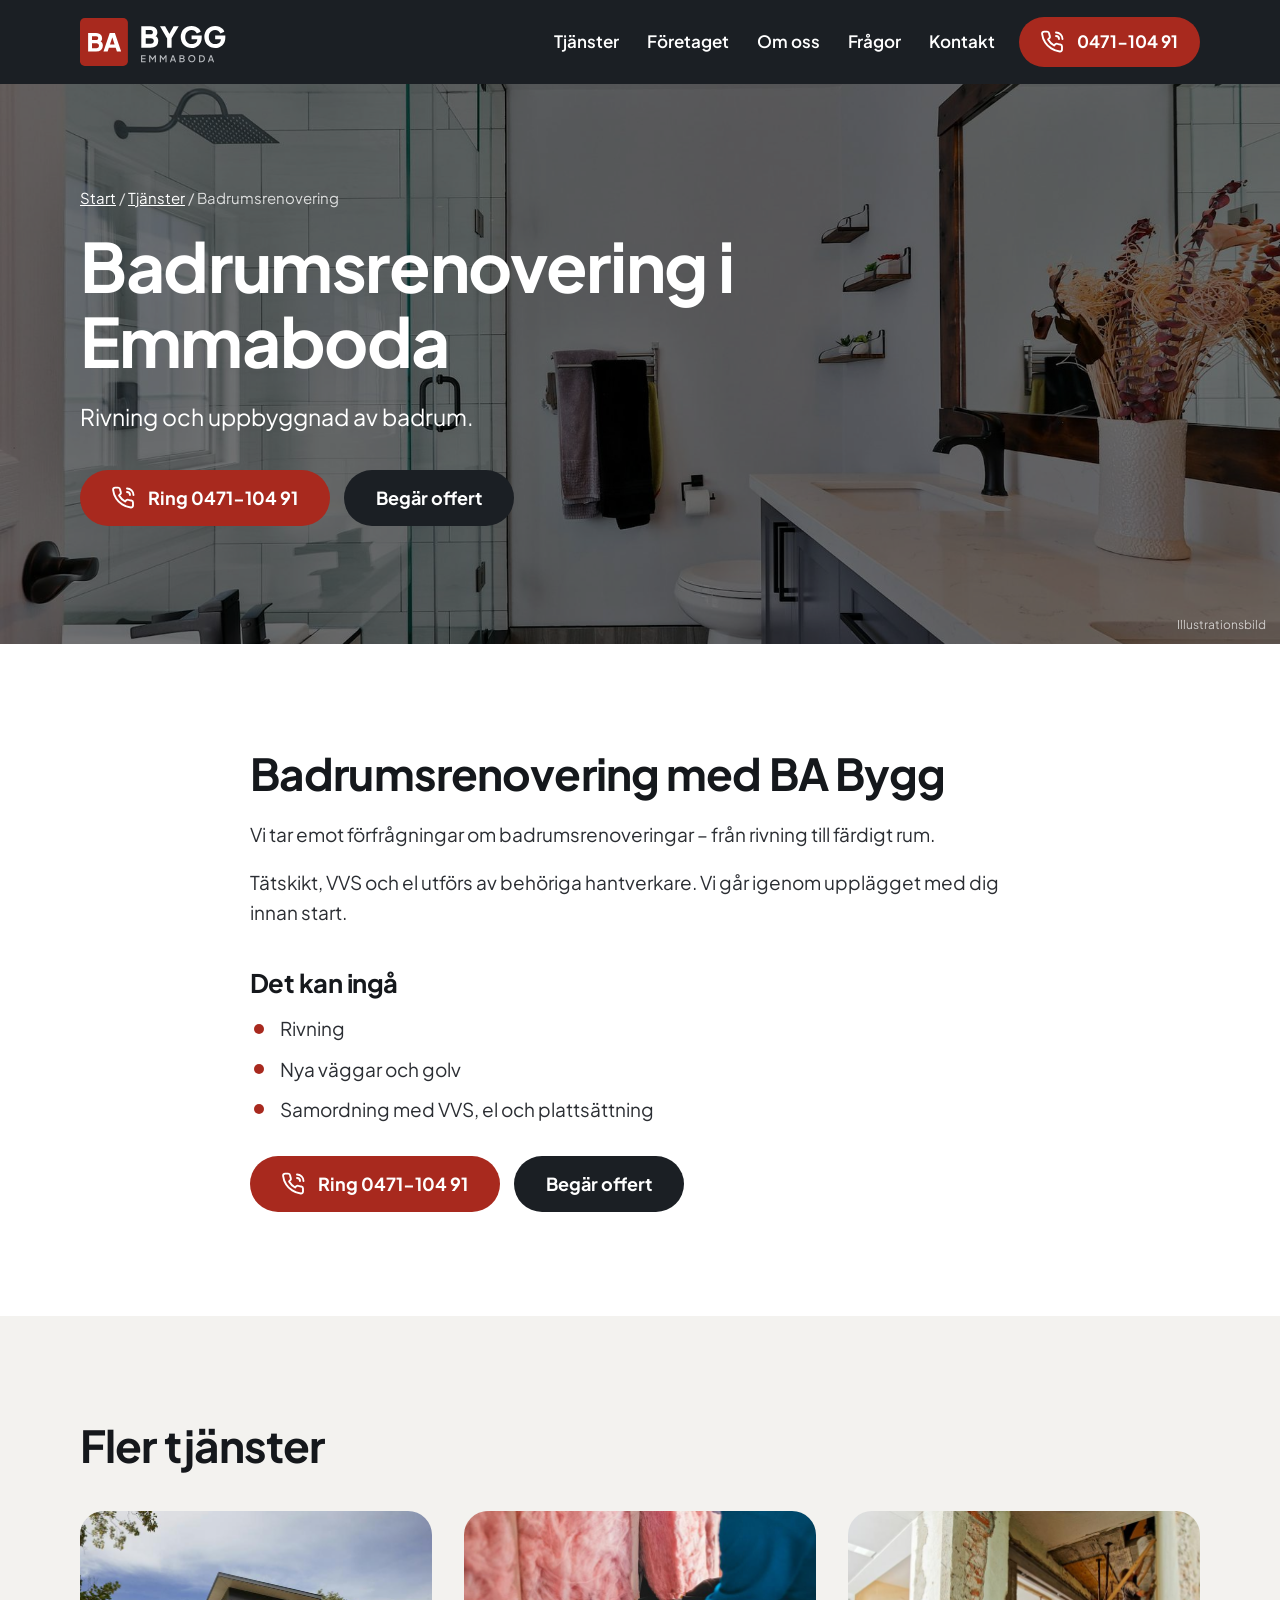
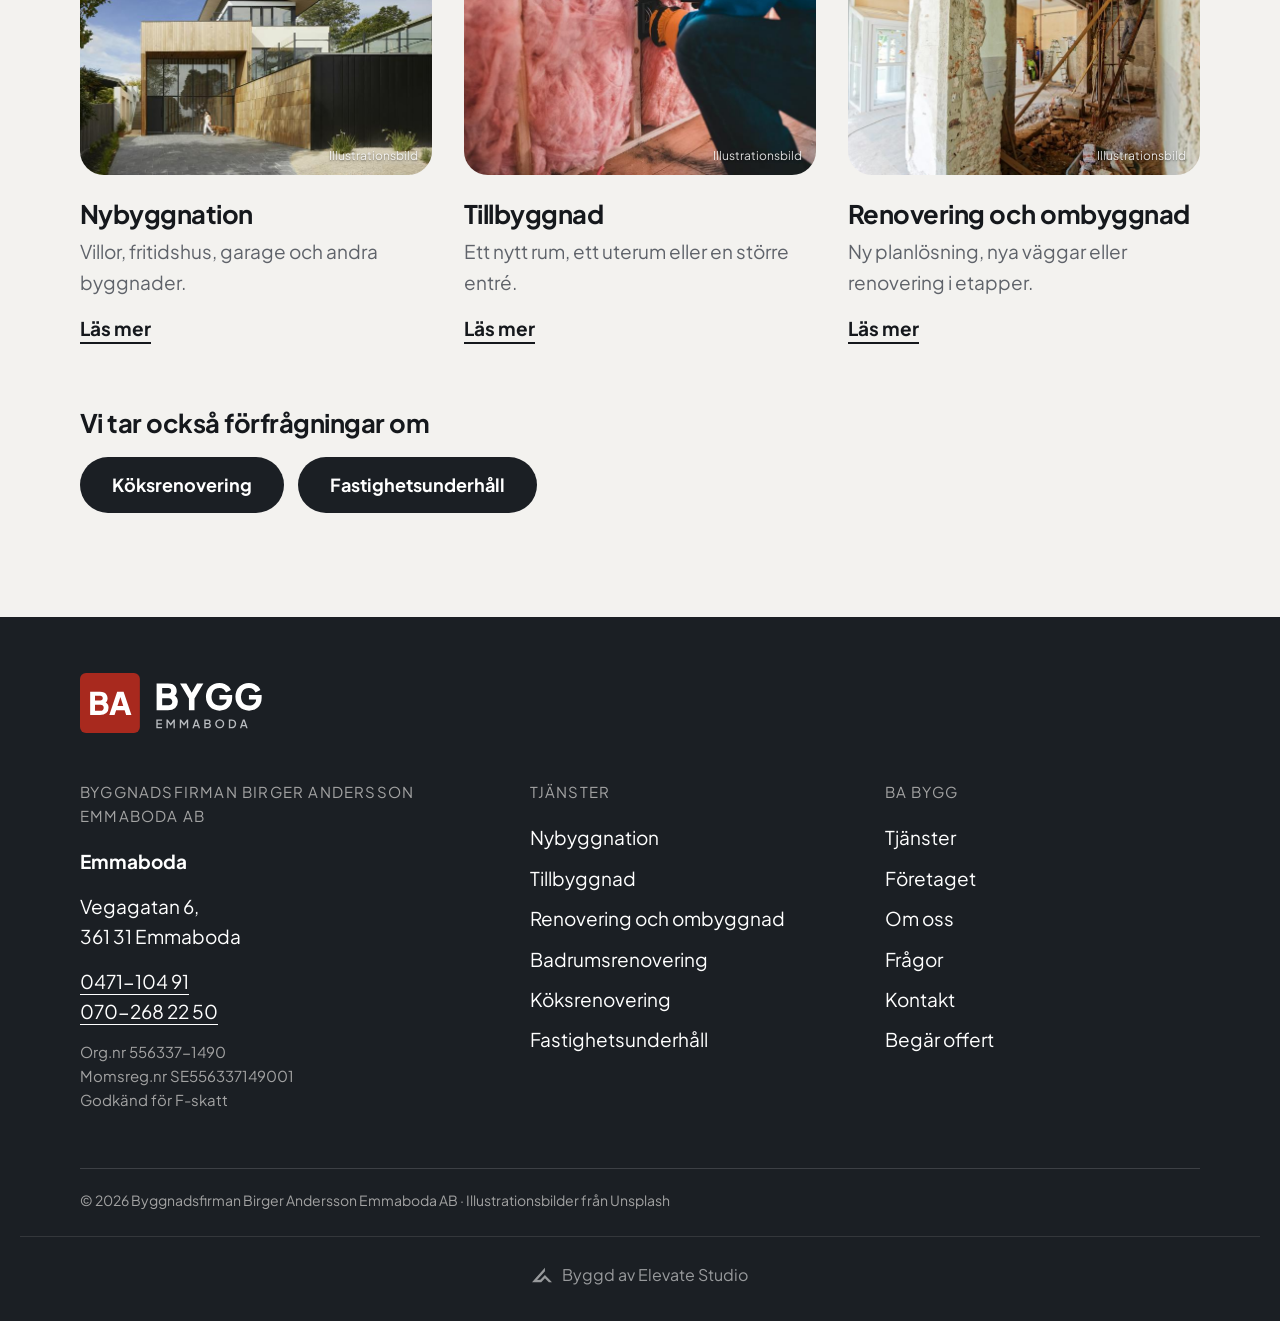
<file: docs/tjanst-badrum.html>
<!doctype html>
<html lang="sv">
<head>
<meta charset="utf-8">
<meta name="viewport" content="width=device-width,initial-scale=1,viewport-fit=cover">
<title>Badrumsrenovering i Emmaboda | BA Bygg</title>
<meta name="description" content="Badrumsrenovering i Emmaboda. Rivning och uppbyggnad av badrum. Byggnadsfirman Birger Andersson Emmaboda AB, telefon 0471-104 91.">
<link rel="canonical" href="https://elevatestudio018.github.io/Birger/tjanst-badrum.html">
<meta property="og:type" content="website">
<meta property="og:locale" content="sv_SE">
<meta property="og:site_name" content="BA Bygg Emmaboda">
<meta property="og:title" content="Badrumsrenovering i Emmaboda | BA Bygg">
<meta property="og:description" content="Badrumsrenovering i Emmaboda. Rivning och uppbyggnad av badrum. Byggnadsfirman Birger Andersson Emmaboda AB, telefon 0471-104 91.">
<meta property="og:image" content="https://elevatestudio018.github.io/Birger/img/badrum.jpg">
<meta name="theme-color" content="#1b1f24">
<link rel="preconnect" href="https://fonts.googleapis.com"><link rel="preconnect" href="https://fonts.gstatic.com" crossorigin>
<link rel="stylesheet" href="https://fonts.googleapis.com/css2?family=Plus+Jakarta+Sans:wght@400;500;600;700;800&display=swap">
<link rel="stylesheet" href="assets/site.css">
<link rel="icon" href="img/favicon.svg" type="image/svg+xml">

</head>
<body>
<a class="skip" href="#main">Hoppa till innehållet</a>
<header class="head">
  <div class="wrap bar">
    <a class="logo" href="index.html" aria-label="BA Bygg Emmaboda, till startsidan"><img class="logo-img" src="img/ba-bygg-logo.svg" alt="BA Bygg Emmaboda" width="309" height="100"></a>
    <nav class="nav" aria-label="Huvudmeny"><a href="index.html#tjanster">Tjänster</a><a href="index.html#foretaget">Företaget</a><a href="index.html#om-oss">Om oss</a><a href="index.html#fragor">Frågor</a><a href="index.html#kontakt">Kontakt</a></nav>
    <a class="pill pill-accent head-call" href="tel:+4647110491"><svg class="pi" viewBox="0 0 24 24" fill="none" stroke="currentColor" stroke-width="1.9" stroke-linecap="round" stroke-linejoin="round" aria-hidden="true"><path d="M21 16.5v3a2 2 0 0 1-2.2 2 19.8 19.8 0 0 1-8.6-3.1 19.5 19.5 0 0 1-6-6A19.8 19.8 0 0 1 1.1 3.8 2 2 0 0 1 3.1 1.6h3a2 2 0 0 1 2 1.7c.1 1 .4 1.9.7 2.8a2 2 0 0 1-.5 2.1L7.1 9.5a16 16 0 0 0 6 6l1.3-1.3a2 2 0 0 1 2.1-.4c.9.3 1.8.6 2.8.7a2 2 0 0 1 1.7 2z"/><path d="M15 2.5a6.5 6.5 0 0 1 6.5 6.5M15 6a3 3 0 0 1 3 3"/></svg><span>0471-104 91</span></a>
    <a class="round round-accent head-round" href="tel:+4647110491" aria-label="Ring 0471-104 91"><svg class="pi" viewBox="0 0 24 24" fill="none" stroke="currentColor" stroke-width="1.9" stroke-linecap="round" stroke-linejoin="round" aria-hidden="true"><path d="M21 16.5v3a2 2 0 0 1-2.2 2 19.8 19.8 0 0 1-8.6-3.1 19.5 19.5 0 0 1-6-6A19.8 19.8 0 0 1 1.1 3.8 2 2 0 0 1 3.1 1.6h3a2 2 0 0 1 2 1.7c.1 1 .4 1.9.7 2.8a2 2 0 0 1-.5 2.1L7.1 9.5a16 16 0 0 0 6 6l1.3-1.3a2 2 0 0 1 2.1-.4c.9.3 1.8.6 2.8.7a2 2 0 0 1 1.7 2z"/><path d="M15 2.5a6.5 6.5 0 0 1 6.5 6.5M15 6a3 3 0 0 1 3 3"/></svg></a>
    <button class="burger" id="menuBtn" type="button" aria-expanded="false" aria-controls="menu" aria-label="Meny"><span></span><span></span></button>
  </div>
  <nav class="menu" id="menu" aria-label="Meny" hidden>
    <div class="wrap">
      <ul class="menu-main"><li><a href="index.html#tjanster">Tjänster</a></li><li><a href="index.html#foretaget">Företaget</a></li><li><a href="index.html#om-oss">Om oss</a></li><li><a href="index.html#fragor">Frågor</a></li><li><a href="index.html#kontakt">Kontakt</a></li></ul>
      <p class="menu-h">Tjänster</p><ul class="menu-svc"><li><a href="tjanst-nybyggnation.html">Nybyggnation</a></li><li><a href="tjanst-tillbyggnad.html">Tillbyggnad</a></li><li><a href="tjanst-renovering.html">Renovering och ombyggnad</a></li><li><a href="tjanst-badrum.html">Badrumsrenovering</a></li><li><a href="tjanst-kok.html">Köksrenovering</a></li><li><a href="tjanst-underhall.html">Fastighetsunderhåll</a></li></ul>
      <a class="pill pill-accent " href="tel:+4647110491"><svg class="pi" viewBox="0 0 24 24" fill="none" stroke="currentColor" stroke-width="1.9" stroke-linecap="round" stroke-linejoin="round" aria-hidden="true"><path d="M21 16.5v3a2 2 0 0 1-2.2 2 19.8 19.8 0 0 1-8.6-3.1 19.5 19.5 0 0 1-6-6A19.8 19.8 0 0 1 1.1 3.8 2 2 0 0 1 3.1 1.6h3a2 2 0 0 1 2 1.7c.1 1 .4 1.9.7 2.8a2 2 0 0 1-.5 2.1L7.1 9.5a16 16 0 0 0 6 6l1.3-1.3a2 2 0 0 1 2.1-.4c.9.3 1.8.6 2.8.7a2 2 0 0 1 1.7 2z"/><path d="M15 2.5a6.5 6.5 0 0 1 6.5 6.5M15 6a3 3 0 0 1 3 3"/></svg><span>Ring 0471-104 91</span></a>
    </div>
  </nav>
</header>
<main id="main">
<section class="hero hero-small" aria-labelledby="ph-h">
  <div class="hero-ph"><img src="img/badrum.jpg" srcset="img/badrum-s.jpg 800w, img/badrum.jpg 1800w" sizes="100vw" alt="Nyrenoverat badrum med glasvägg" fetchpriority="high" decoding="async" style="object-position:50% 50%"></div>
  <div class="wrap hero-in">
    <nav class="crumbs" aria-label="Brödsmulor"><a href="index.html">Start</a> / <a href="index.html#tjanster">Tjänster</a> / <span aria-current="page">Badrumsrenovering</span></nav>
    <h1 id="ph-h">Badrumsrenovering i Emmaboda</h1>
    <p>Rivning och uppbyggnad av badrum.</p>
    <div class="btns"><a class="pill pill-accent " href="tel:+4647110491"><svg class="pi" viewBox="0 0 24 24" fill="none" stroke="currentColor" stroke-width="1.9" stroke-linecap="round" stroke-linejoin="round" aria-hidden="true"><path d="M21 16.5v3a2 2 0 0 1-2.2 2 19.8 19.8 0 0 1-8.6-3.1 19.5 19.5 0 0 1-6-6A19.8 19.8 0 0 1 1.1 3.8 2 2 0 0 1 3.1 1.6h3a2 2 0 0 1 2 1.7c.1 1 .4 1.9.7 2.8a2 2 0 0 1-.5 2.1L7.1 9.5a16 16 0 0 0 6 6l1.3-1.3a2 2 0 0 1 2.1-.4c.9.3 1.8.6 2.8.7a2 2 0 0 1 1.7 2z"/><path d="M15 2.5a6.5 6.5 0 0 1 6.5 6.5M15 6a3 3 0 0 1 3 3"/></svg><span>Ring 0471-104 91</span></a><a class="pill pill-dark" href="index.html?typ=Badrumsrenovering#offert">Begär offert</a></div>
  </div>
  <span class="hero-note">Illustrationsbild</span>
</section>
<section class="sec">
  <div class="wrap narrow prose">
    <h2>Badrumsrenovering med BA Bygg</h2>
    <p>Vi tar emot förfrågningar om badrumsrenoveringar – från rivning till färdigt rum.</p><p>Tätskikt, VVS och el utförs av behöriga hantverkare. Vi går igenom upplägget med dig innan start.</p>
    <h3>Det kan ingå</h3>
    <ul class="list"><li>Rivning</li><li>Nya väggar och golv</li><li>Samordning med VVS, el och plattsättning</li></ul>
    
    <div class="btns"><a class="pill pill-accent " href="tel:+4647110491"><svg class="pi" viewBox="0 0 24 24" fill="none" stroke="currentColor" stroke-width="1.9" stroke-linecap="round" stroke-linejoin="round" aria-hidden="true"><path d="M21 16.5v3a2 2 0 0 1-2.2 2 19.8 19.8 0 0 1-8.6-3.1 19.5 19.5 0 0 1-6-6A19.8 19.8 0 0 1 1.1 3.8 2 2 0 0 1 3.1 1.6h3a2 2 0 0 1 2 1.7c.1 1 .4 1.9.7 2.8a2 2 0 0 1-.5 2.1L7.1 9.5a16 16 0 0 0 6 6l1.3-1.3a2 2 0 0 1 2.1-.4c.9.3 1.8.6 2.8.7a2 2 0 0 1 1.7 2z"/><path d="M15 2.5a6.5 6.5 0 0 1 6.5 6.5M15 6a3 3 0 0 1 3 3"/></svg><span>Ring 0471-104 91</span></a><a class="pill pill-dark" href="index.html?typ=Badrumsrenovering#offert">Begär offert</a></div>
  </div>
</section>
<section class="sec tint">
  <div class="wrap">
    <h2>Fler tjänster</h2>
    <ul class="cards"><li class="card"><a href="tjanst-nybyggnation.html"><figure class="ph"><img src="img/nybyggnation.jpg" srcset="img/nybyggnation-s.jpg 800w, img/nybyggnation.jpg 1800w" sizes="(min-width: 960px) 33vw, 100vw" alt="Nybyggt hus med träfasad" loading="lazy" decoding="async" style="object-position:50% 50%"><figcaption>Illustrationsbild</figcaption></figure><h3>Nybyggnation</h3><p>Villor, fritidshus, garage och andra byggnader.</p><span class="more">Läs mer</span></a></li><li class="card"><a href="tjanst-tillbyggnad.html"><figure class="ph"><img src="img/tillbyggnad.jpg" srcset="img/tillbyggnad-s.jpg 800w, img/tillbyggnad.jpg 1800w" sizes="(min-width: 960px) 33vw, 100vw" alt="Hantverkare isolerar en regelvägg" loading="lazy" decoding="async" style="object-position:50% 50%"><figcaption>Illustrationsbild</figcaption></figure><h3>Tillbyggnad</h3><p>Ett nytt rum, ett uterum eller en större entré.</p><span class="more">Läs mer</span></a></li><li class="card"><a href="tjanst-renovering.html"><figure class="ph"><img src="img/renovering.jpg" srcset="img/renovering-s.jpg 800w, img/renovering.jpg 1800w" sizes="(min-width: 960px) 33vw, 100vw" alt="Hus under ombyggnad med uppstöttat bjälklag" loading="lazy" decoding="async" style="object-position:50% 50%"><figcaption>Illustrationsbild</figcaption></figure><h3>Renovering och ombyggnad</h3><p>Ny planlösning, nya väggar eller renovering i etapper.</p><span class="more">Läs mer</span></a></li></ul>
    <h3 class="also-h">Vi tar också förfrågningar om</h3>
    <div class="btns"><a class="pill pill-dark" href="tjanst-kok.html">Köksrenovering</a><a class="pill pill-dark" href="tjanst-underhall.html">Fastighetsunderhåll</a></div>
  </div>
</section>
</main>
<footer class="foot">
  <div class="wrap">
    <a class="logo" href="index.html" aria-label="BA Bygg Emmaboda, till startsidan"><img class="logo-img" src="img/ba-bygg-logo.svg" alt="BA Bygg Emmaboda" width="309" height="100"></a>
    <div class="foot-grid">
      <div>
        <p class="foot-h">Byggnadsfirman Birger Andersson Emmaboda AB</p>
        <p><b>Emmaboda</b></p>
        <p>Vegagatan 6,<br>361 31 Emmaboda</p>
        <p><a href="tel:+4647110491">0471-104 91</a><br><a href="tel:+46702682250">070-268 22 50</a></p>
        <p class="foot-legal">Org.nr 556337-1490<br>Momsreg.nr SE556337149001<br>Godkänd för F-skatt</p>
      </div>
      <div><p class="foot-h">Tjänster</p><ul><li><a href="tjanst-nybyggnation.html">Nybyggnation</a></li><li><a href="tjanst-tillbyggnad.html">Tillbyggnad</a></li><li><a href="tjanst-renovering.html">Renovering och ombyggnad</a></li><li><a href="tjanst-badrum.html">Badrumsrenovering</a></li><li><a href="tjanst-kok.html">Köksrenovering</a></li><li><a href="tjanst-underhall.html">Fastighetsunderhåll</a></li></ul></div>
      <div><p class="foot-h">BA Bygg</p><ul><li><a href="index.html#tjanster">Tjänster</a></li><li><a href="index.html#foretaget">Företaget</a></li><li><a href="index.html#om-oss">Om oss</a></li><li><a href="index.html#fragor">Frågor</a></li><li><a href="index.html#kontakt">Kontakt</a></li><li><a href="index.html#offert">Begär offert</a></li></ul></div>
    </div>
    <div class="foot-end">
      <span>© <span data-year>2026</span> Byggnadsfirman Birger Andersson Emmaboda AB · Illustrationsbilder från Unsplash</span>
    </div>
  </div>
<!-- elevate-credit -->
<style>.elevate-credit{max-width:1240px;margin:24px auto 0;padding:20px 16px 0;border-top:1px solid rgba(128,128,128,.25);display:flex;justify-content:center;box-sizing:border-box}.elevate-credit a{display:inline-flex;align-items:center;gap:10px;padding:8px 0;font:inherit;font-size:15px;line-height:1;color:inherit;opacity:.55;text-decoration:none;transition:opacity .2s}.elevate-credit a:hover,.elevate-credit a:focus-visible{opacity:1}.elevate-credit svg{width:20px;height:20px;flex:none;display:block}@media(min-width:1024px){.elevate-credit a{font-size:16px}}</style>
<div class="elevate-credit"><a href="https://elevatestudio.nu" target="_blank" rel="noopener"><svg viewBox="0 0 1884.3 1353.9" aria-hidden="true"><path d="M0.0 1353.9 L1218.7 0.0 L1218.7 329.1 L479.7 1136.4 L786.7 1132.4 L1215.5 687.4 L1884.3 1349.9 L1590.1 1349.9 L1218.6 994.7 L865.4 1349.9Z" fill="currentColor"/></svg>Byggd av Elevate Studio</a></div>
</footer>
<script src="assets/site.js" defer></script>
</body>
</html>
</file>
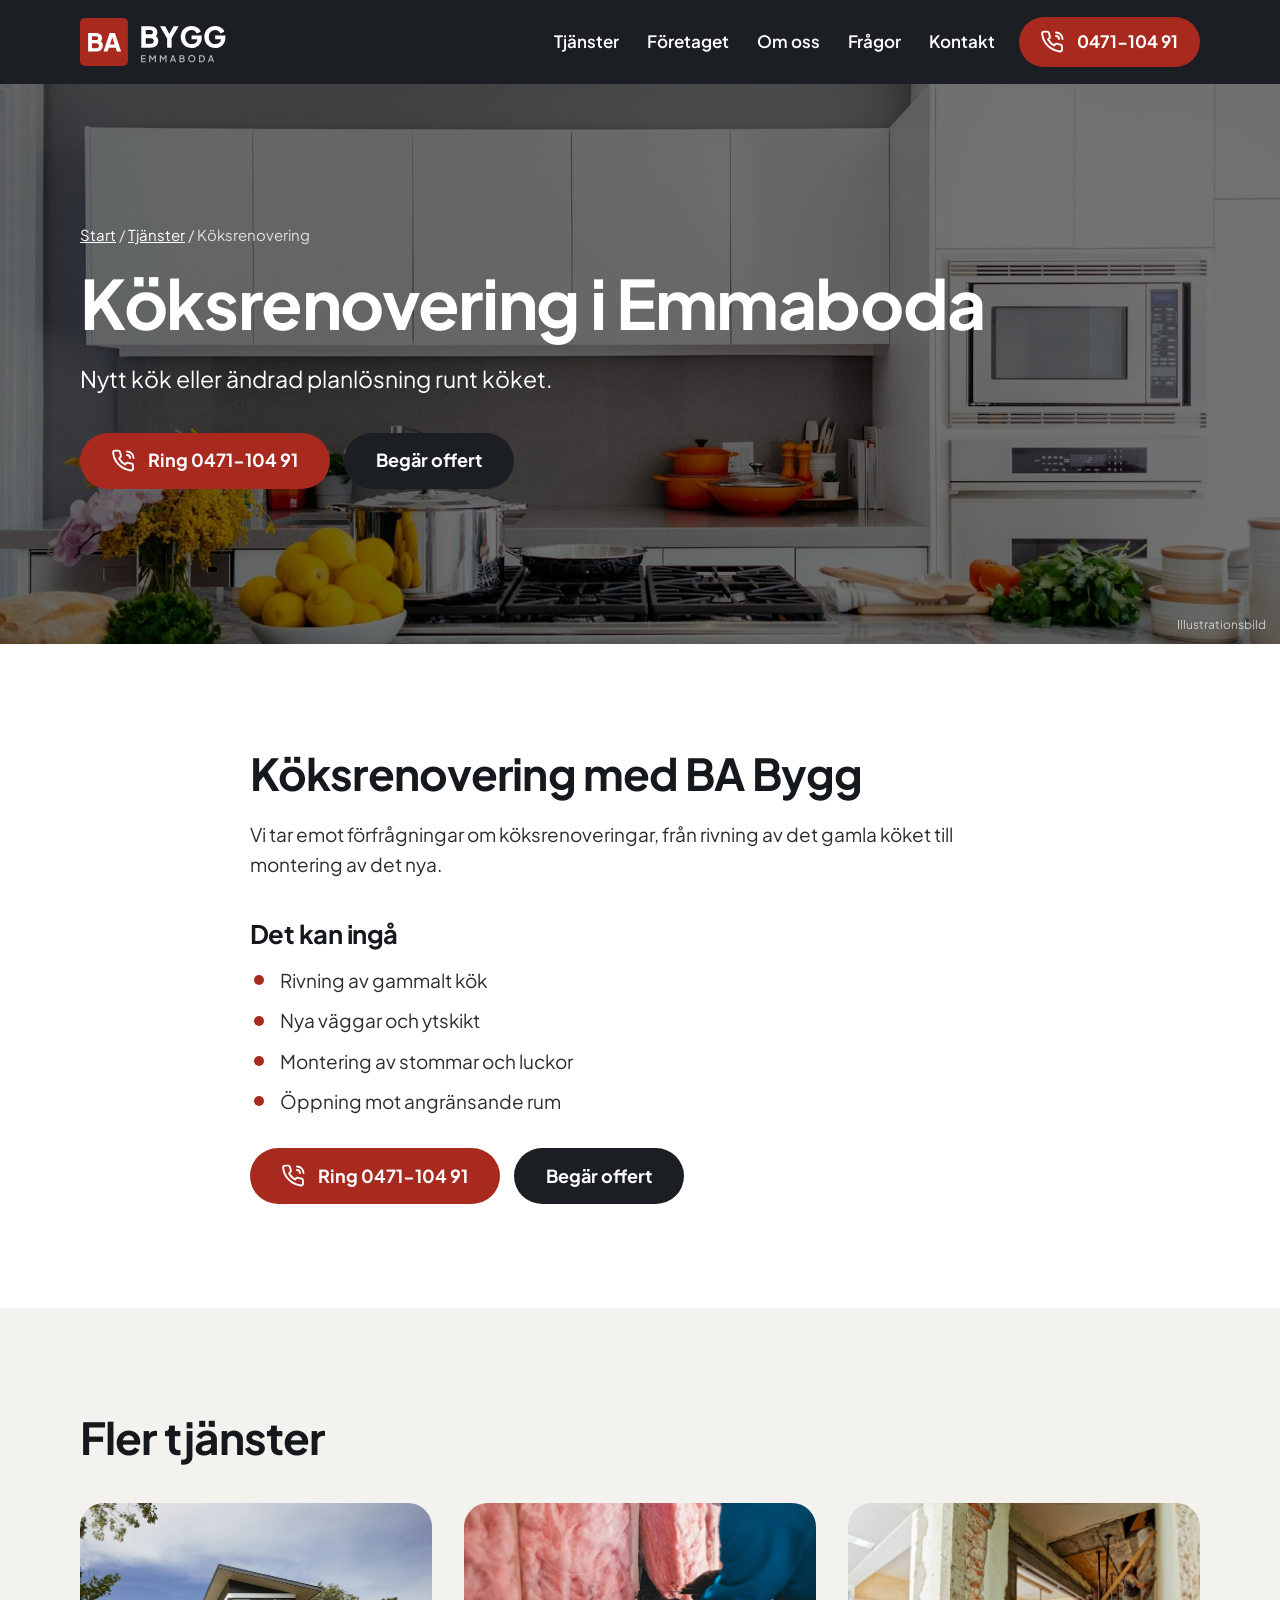
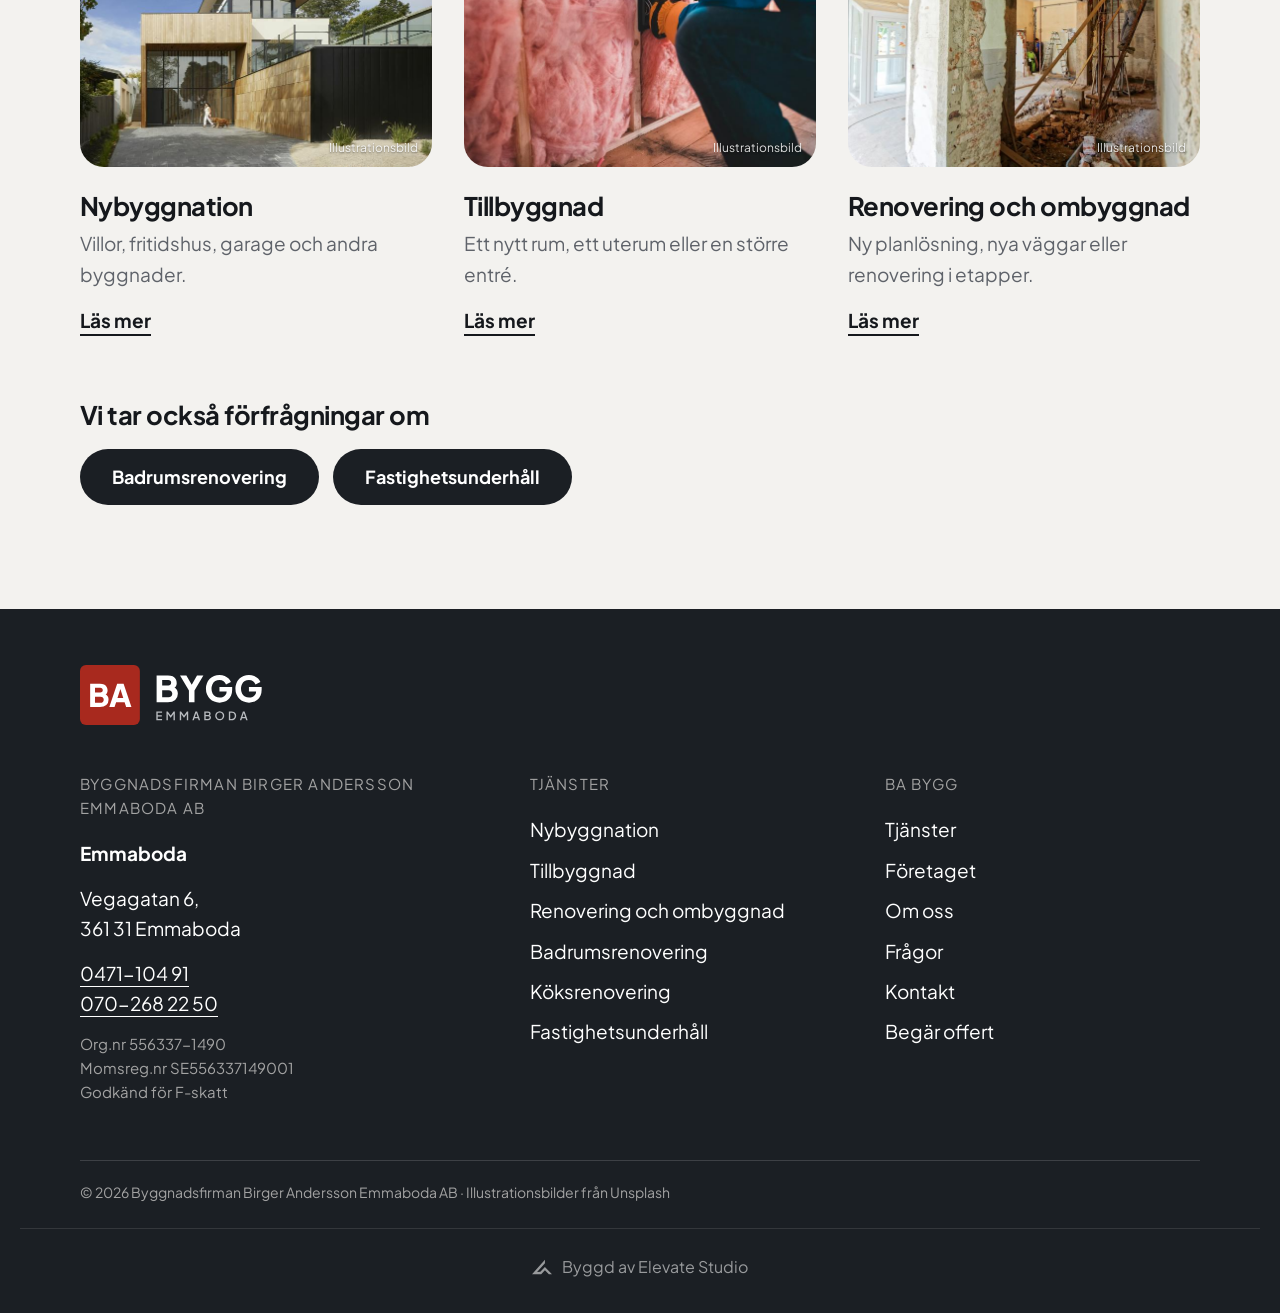
<file: docs/tjanst-kok.html>
<!doctype html>
<html lang="sv">
<head>
<meta charset="utf-8">
<meta name="viewport" content="width=device-width,initial-scale=1,viewport-fit=cover">
<title>Köksrenovering i Emmaboda | BA Bygg</title>
<meta name="description" content="Köksrenovering i Emmaboda. Nytt kök eller ändrad planlösning runt köket. Byggnadsfirman Birger Andersson Emmaboda AB, telefon 0471-104 91.">
<link rel="canonical" href="https://elevatestudio018.github.io/Birger/tjanst-kok.html">
<meta property="og:type" content="website">
<meta property="og:locale" content="sv_SE">
<meta property="og:site_name" content="BA Bygg Emmaboda">
<meta property="og:title" content="Köksrenovering i Emmaboda | BA Bygg">
<meta property="og:description" content="Köksrenovering i Emmaboda. Nytt kök eller ändrad planlösning runt köket. Byggnadsfirman Birger Andersson Emmaboda AB, telefon 0471-104 91.">
<meta property="og:image" content="https://elevatestudio018.github.io/Birger/img/kok.jpg">
<meta name="theme-color" content="#1b1f24">
<link rel="preconnect" href="https://fonts.googleapis.com"><link rel="preconnect" href="https://fonts.gstatic.com" crossorigin>
<link rel="stylesheet" href="https://fonts.googleapis.com/css2?family=Plus+Jakarta+Sans:wght@400;500;600;700;800&display=swap">
<link rel="stylesheet" href="assets/site.css">
<link rel="icon" href="img/favicon.svg" type="image/svg+xml">

</head>
<body>
<a class="skip" href="#main">Hoppa till innehållet</a>
<header class="head">
  <div class="wrap bar">
    <a class="logo" href="index.html" aria-label="BA Bygg Emmaboda, till startsidan"><img class="logo-img" src="img/ba-bygg-logo.svg" alt="BA Bygg Emmaboda" width="309" height="100"></a>
    <nav class="nav" aria-label="Huvudmeny"><a href="index.html#tjanster">Tjänster</a><a href="index.html#foretaget">Företaget</a><a href="index.html#om-oss">Om oss</a><a href="index.html#fragor">Frågor</a><a href="index.html#kontakt">Kontakt</a></nav>
    <a class="pill pill-accent head-call" href="tel:+4647110491"><svg class="pi" viewBox="0 0 24 24" fill="none" stroke="currentColor" stroke-width="1.9" stroke-linecap="round" stroke-linejoin="round" aria-hidden="true"><path d="M21 16.5v3a2 2 0 0 1-2.2 2 19.8 19.8 0 0 1-8.6-3.1 19.5 19.5 0 0 1-6-6A19.8 19.8 0 0 1 1.1 3.8 2 2 0 0 1 3.1 1.6h3a2 2 0 0 1 2 1.7c.1 1 .4 1.9.7 2.8a2 2 0 0 1-.5 2.1L7.1 9.5a16 16 0 0 0 6 6l1.3-1.3a2 2 0 0 1 2.1-.4c.9.3 1.8.6 2.8.7a2 2 0 0 1 1.7 2z"/><path d="M15 2.5a6.5 6.5 0 0 1 6.5 6.5M15 6a3 3 0 0 1 3 3"/></svg><span>0471-104 91</span></a>
    <a class="round round-accent head-round" href="tel:+4647110491" aria-label="Ring 0471-104 91"><svg class="pi" viewBox="0 0 24 24" fill="none" stroke="currentColor" stroke-width="1.9" stroke-linecap="round" stroke-linejoin="round" aria-hidden="true"><path d="M21 16.5v3a2 2 0 0 1-2.2 2 19.8 19.8 0 0 1-8.6-3.1 19.5 19.5 0 0 1-6-6A19.8 19.8 0 0 1 1.1 3.8 2 2 0 0 1 3.1 1.6h3a2 2 0 0 1 2 1.7c.1 1 .4 1.9.7 2.8a2 2 0 0 1-.5 2.1L7.1 9.5a16 16 0 0 0 6 6l1.3-1.3a2 2 0 0 1 2.1-.4c.9.3 1.8.6 2.8.7a2 2 0 0 1 1.7 2z"/><path d="M15 2.5a6.5 6.5 0 0 1 6.5 6.5M15 6a3 3 0 0 1 3 3"/></svg></a>
    <button class="burger" id="menuBtn" type="button" aria-expanded="false" aria-controls="menu" aria-label="Meny"><span></span><span></span></button>
  </div>
  <nav class="menu" id="menu" aria-label="Meny" hidden>
    <div class="wrap">
      <ul class="menu-main"><li><a href="index.html#tjanster">Tjänster</a></li><li><a href="index.html#foretaget">Företaget</a></li><li><a href="index.html#om-oss">Om oss</a></li><li><a href="index.html#fragor">Frågor</a></li><li><a href="index.html#kontakt">Kontakt</a></li></ul>
      <p class="menu-h">Tjänster</p><ul class="menu-svc"><li><a href="tjanst-nybyggnation.html">Nybyggnation</a></li><li><a href="tjanst-tillbyggnad.html">Tillbyggnad</a></li><li><a href="tjanst-renovering.html">Renovering och ombyggnad</a></li><li><a href="tjanst-badrum.html">Badrumsrenovering</a></li><li><a href="tjanst-kok.html">Köksrenovering</a></li><li><a href="tjanst-underhall.html">Fastighetsunderhåll</a></li></ul>
      <a class="pill pill-accent " href="tel:+4647110491"><svg class="pi" viewBox="0 0 24 24" fill="none" stroke="currentColor" stroke-width="1.9" stroke-linecap="round" stroke-linejoin="round" aria-hidden="true"><path d="M21 16.5v3a2 2 0 0 1-2.2 2 19.8 19.8 0 0 1-8.6-3.1 19.5 19.5 0 0 1-6-6A19.8 19.8 0 0 1 1.1 3.8 2 2 0 0 1 3.1 1.6h3a2 2 0 0 1 2 1.7c.1 1 .4 1.9.7 2.8a2 2 0 0 1-.5 2.1L7.1 9.5a16 16 0 0 0 6 6l1.3-1.3a2 2 0 0 1 2.1-.4c.9.3 1.8.6 2.8.7a2 2 0 0 1 1.7 2z"/><path d="M15 2.5a6.5 6.5 0 0 1 6.5 6.5M15 6a3 3 0 0 1 3 3"/></svg><span>Ring 0471-104 91</span></a>
    </div>
  </nav>
</header>
<main id="main">
<section class="hero hero-small" aria-labelledby="ph-h">
  <div class="hero-ph"><img src="img/kok.jpg" srcset="img/kok-s.jpg 800w, img/kok.jpg 1800w" sizes="100vw" alt="Ljust kök med vita luckor" fetchpriority="high" decoding="async" style="object-position:50% 55%"></div>
  <div class="wrap hero-in">
    <nav class="crumbs" aria-label="Brödsmulor"><a href="index.html">Start</a> / <a href="index.html#tjanster">Tjänster</a> / <span aria-current="page">Köksrenovering</span></nav>
    <h1 id="ph-h">Köksrenovering i Emmaboda</h1>
    <p>Nytt kök eller ändrad planlösning runt köket.</p>
    <div class="btns"><a class="pill pill-accent " href="tel:+4647110491"><svg class="pi" viewBox="0 0 24 24" fill="none" stroke="currentColor" stroke-width="1.9" stroke-linecap="round" stroke-linejoin="round" aria-hidden="true"><path d="M21 16.5v3a2 2 0 0 1-2.2 2 19.8 19.8 0 0 1-8.6-3.1 19.5 19.5 0 0 1-6-6A19.8 19.8 0 0 1 1.1 3.8 2 2 0 0 1 3.1 1.6h3a2 2 0 0 1 2 1.7c.1 1 .4 1.9.7 2.8a2 2 0 0 1-.5 2.1L7.1 9.5a16 16 0 0 0 6 6l1.3-1.3a2 2 0 0 1 2.1-.4c.9.3 1.8.6 2.8.7a2 2 0 0 1 1.7 2z"/><path d="M15 2.5a6.5 6.5 0 0 1 6.5 6.5M15 6a3 3 0 0 1 3 3"/></svg><span>Ring 0471-104 91</span></a><a class="pill pill-dark" href="index.html?typ=K%C3%B6ksrenovering#offert">Begär offert</a></div>
  </div>
  <span class="hero-note">Illustrationsbild</span>
</section>
<section class="sec">
  <div class="wrap narrow prose">
    <h2>Köksrenovering med BA Bygg</h2>
    <p>Vi tar emot förfrågningar om köksrenoveringar, från rivning av det gamla köket till montering av det nya.</p>
    <h3>Det kan ingå</h3>
    <ul class="list"><li>Rivning av gammalt kök</li><li>Nya väggar och ytskikt</li><li>Montering av stommar och luckor</li><li>Öppning mot angränsande rum</li></ul>
    
    <div class="btns"><a class="pill pill-accent " href="tel:+4647110491"><svg class="pi" viewBox="0 0 24 24" fill="none" stroke="currentColor" stroke-width="1.9" stroke-linecap="round" stroke-linejoin="round" aria-hidden="true"><path d="M21 16.5v3a2 2 0 0 1-2.2 2 19.8 19.8 0 0 1-8.6-3.1 19.5 19.5 0 0 1-6-6A19.8 19.8 0 0 1 1.1 3.8 2 2 0 0 1 3.1 1.6h3a2 2 0 0 1 2 1.7c.1 1 .4 1.9.7 2.8a2 2 0 0 1-.5 2.1L7.1 9.5a16 16 0 0 0 6 6l1.3-1.3a2 2 0 0 1 2.1-.4c.9.3 1.8.6 2.8.7a2 2 0 0 1 1.7 2z"/><path d="M15 2.5a6.5 6.5 0 0 1 6.5 6.5M15 6a3 3 0 0 1 3 3"/></svg><span>Ring 0471-104 91</span></a><a class="pill pill-dark" href="index.html?typ=K%C3%B6ksrenovering#offert">Begär offert</a></div>
  </div>
</section>
<section class="sec tint">
  <div class="wrap">
    <h2>Fler tjänster</h2>
    <ul class="cards"><li class="card"><a href="tjanst-nybyggnation.html"><figure class="ph"><img src="img/nybyggnation.jpg" srcset="img/nybyggnation-s.jpg 800w, img/nybyggnation.jpg 1800w" sizes="(min-width: 960px) 33vw, 100vw" alt="Nybyggt hus med träfasad" loading="lazy" decoding="async" style="object-position:50% 50%"><figcaption>Illustrationsbild</figcaption></figure><h3>Nybyggnation</h3><p>Villor, fritidshus, garage och andra byggnader.</p><span class="more">Läs mer</span></a></li><li class="card"><a href="tjanst-tillbyggnad.html"><figure class="ph"><img src="img/tillbyggnad.jpg" srcset="img/tillbyggnad-s.jpg 800w, img/tillbyggnad.jpg 1800w" sizes="(min-width: 960px) 33vw, 100vw" alt="Hantverkare isolerar en regelvägg" loading="lazy" decoding="async" style="object-position:50% 50%"><figcaption>Illustrationsbild</figcaption></figure><h3>Tillbyggnad</h3><p>Ett nytt rum, ett uterum eller en större entré.</p><span class="more">Läs mer</span></a></li><li class="card"><a href="tjanst-renovering.html"><figure class="ph"><img src="img/renovering.jpg" srcset="img/renovering-s.jpg 800w, img/renovering.jpg 1800w" sizes="(min-width: 960px) 33vw, 100vw" alt="Hus under ombyggnad med uppstöttat bjälklag" loading="lazy" decoding="async" style="object-position:50% 50%"><figcaption>Illustrationsbild</figcaption></figure><h3>Renovering och ombyggnad</h3><p>Ny planlösning, nya väggar eller renovering i etapper.</p><span class="more">Läs mer</span></a></li></ul>
    <h3 class="also-h">Vi tar också förfrågningar om</h3>
    <div class="btns"><a class="pill pill-dark" href="tjanst-badrum.html">Badrumsrenovering</a><a class="pill pill-dark" href="tjanst-underhall.html">Fastighetsunderhåll</a></div>
  </div>
</section>
</main>
<footer class="foot">
  <div class="wrap">
    <a class="logo" href="index.html" aria-label="BA Bygg Emmaboda, till startsidan"><img class="logo-img" src="img/ba-bygg-logo.svg" alt="BA Bygg Emmaboda" width="309" height="100"></a>
    <div class="foot-grid">
      <div>
        <p class="foot-h">Byggnadsfirman Birger Andersson Emmaboda AB</p>
        <p><b>Emmaboda</b></p>
        <p>Vegagatan 6,<br>361 31 Emmaboda</p>
        <p><a href="tel:+4647110491">0471-104 91</a><br><a href="tel:+46702682250">070-268 22 50</a></p>
        <p class="foot-legal">Org.nr 556337-1490<br>Momsreg.nr SE556337149001<br>Godkänd för F-skatt</p>
      </div>
      <div><p class="foot-h">Tjänster</p><ul><li><a href="tjanst-nybyggnation.html">Nybyggnation</a></li><li><a href="tjanst-tillbyggnad.html">Tillbyggnad</a></li><li><a href="tjanst-renovering.html">Renovering och ombyggnad</a></li><li><a href="tjanst-badrum.html">Badrumsrenovering</a></li><li><a href="tjanst-kok.html">Köksrenovering</a></li><li><a href="tjanst-underhall.html">Fastighetsunderhåll</a></li></ul></div>
      <div><p class="foot-h">BA Bygg</p><ul><li><a href="index.html#tjanster">Tjänster</a></li><li><a href="index.html#foretaget">Företaget</a></li><li><a href="index.html#om-oss">Om oss</a></li><li><a href="index.html#fragor">Frågor</a></li><li><a href="index.html#kontakt">Kontakt</a></li><li><a href="index.html#offert">Begär offert</a></li></ul></div>
    </div>
    <div class="foot-end">
      <span>© <span data-year>2026</span> Byggnadsfirman Birger Andersson Emmaboda AB · Illustrationsbilder från Unsplash</span>
    </div>
  </div>
<!-- elevate-credit -->
<style>.elevate-credit{max-width:1240px;margin:24px auto 0;padding:20px 16px 0;border-top:1px solid rgba(128,128,128,.25);display:flex;justify-content:center;box-sizing:border-box}.elevate-credit a{display:inline-flex;align-items:center;gap:10px;padding:8px 0;font:inherit;font-size:15px;line-height:1;color:inherit;opacity:.55;text-decoration:none;transition:opacity .2s}.elevate-credit a:hover,.elevate-credit a:focus-visible{opacity:1}.elevate-credit svg{width:20px;height:20px;flex:none;display:block}@media(min-width:1024px){.elevate-credit a{font-size:16px}}</style>
<div class="elevate-credit"><a href="https://elevatestudio.nu" target="_blank" rel="noopener"><svg viewBox="0 0 1884.3 1353.9" aria-hidden="true"><path d="M0.0 1353.9 L1218.7 0.0 L1218.7 329.1 L479.7 1136.4 L786.7 1132.4 L1215.5 687.4 L1884.3 1349.9 L1590.1 1349.9 L1218.6 994.7 L865.4 1349.9Z" fill="currentColor"/></svg>Byggd av Elevate Studio</a></div>
</footer>
<script src="assets/site.js" defer></script>
</body>
</html>
</file>
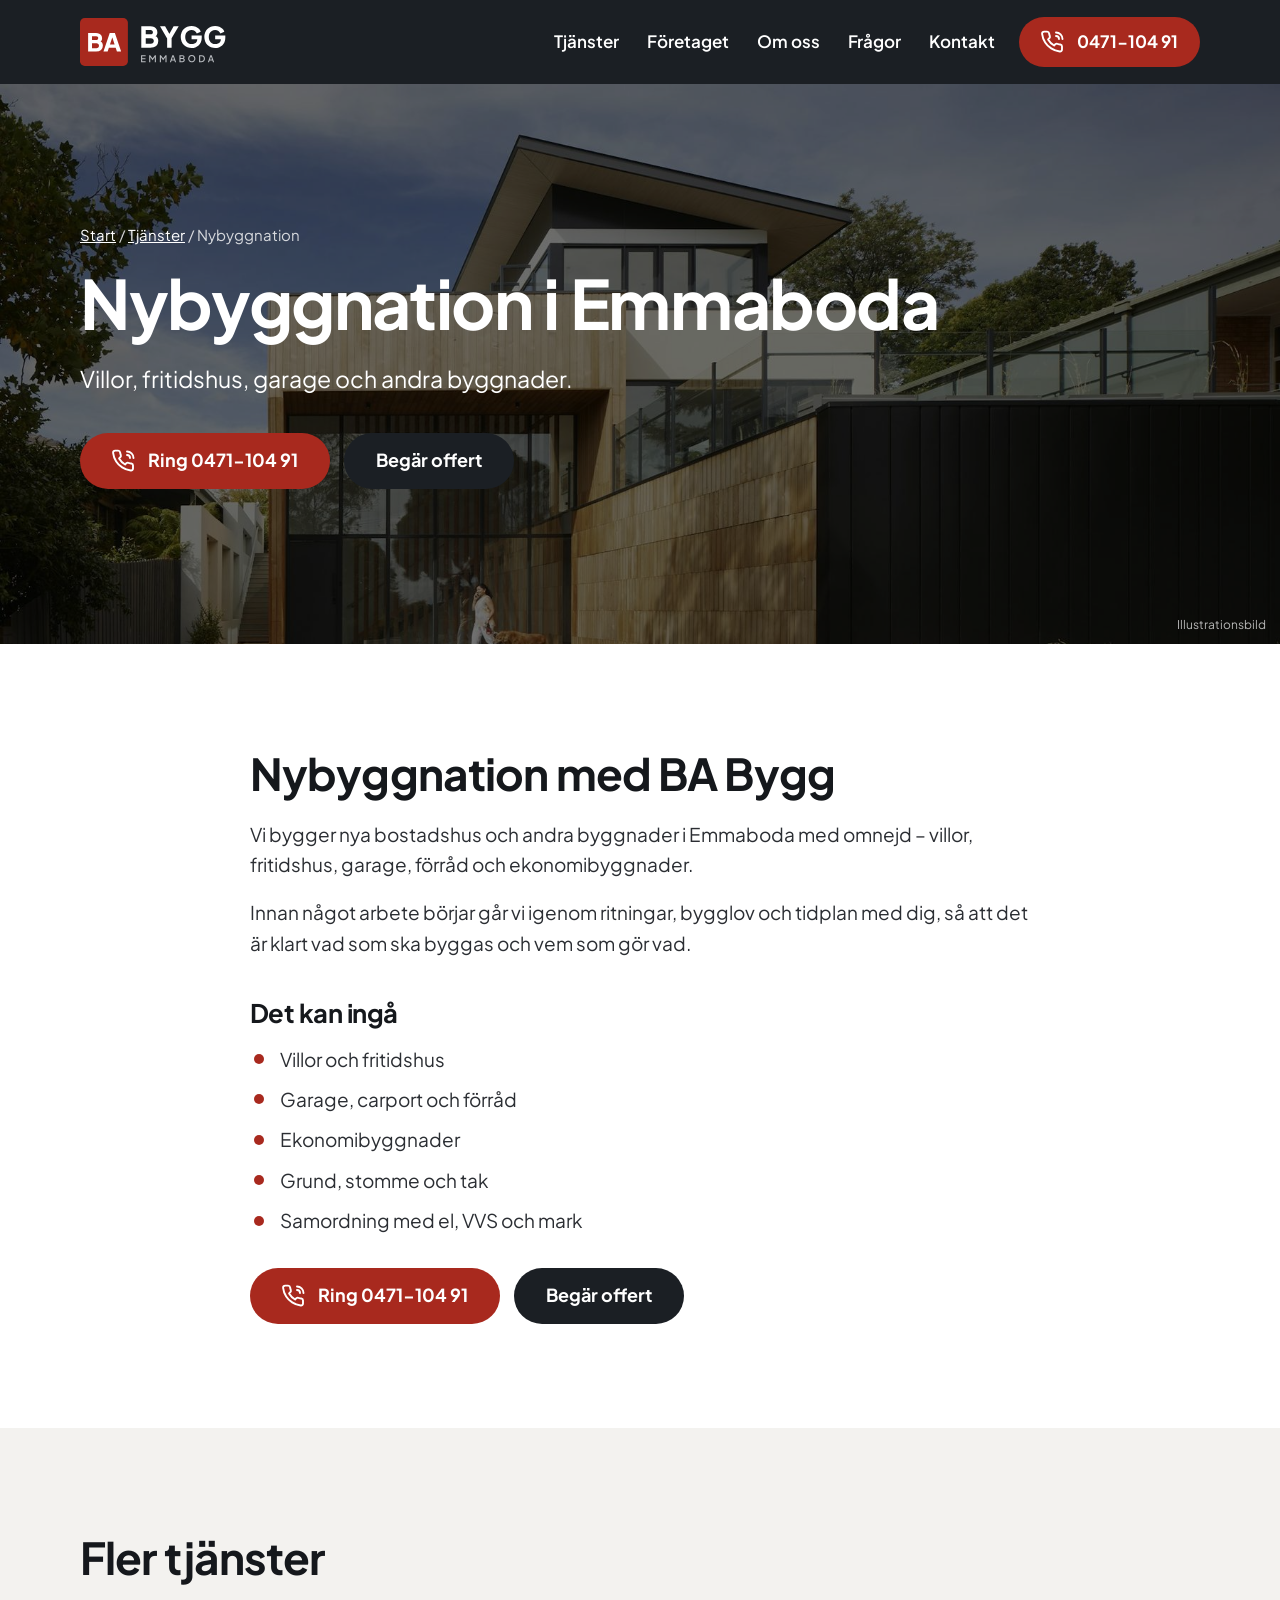
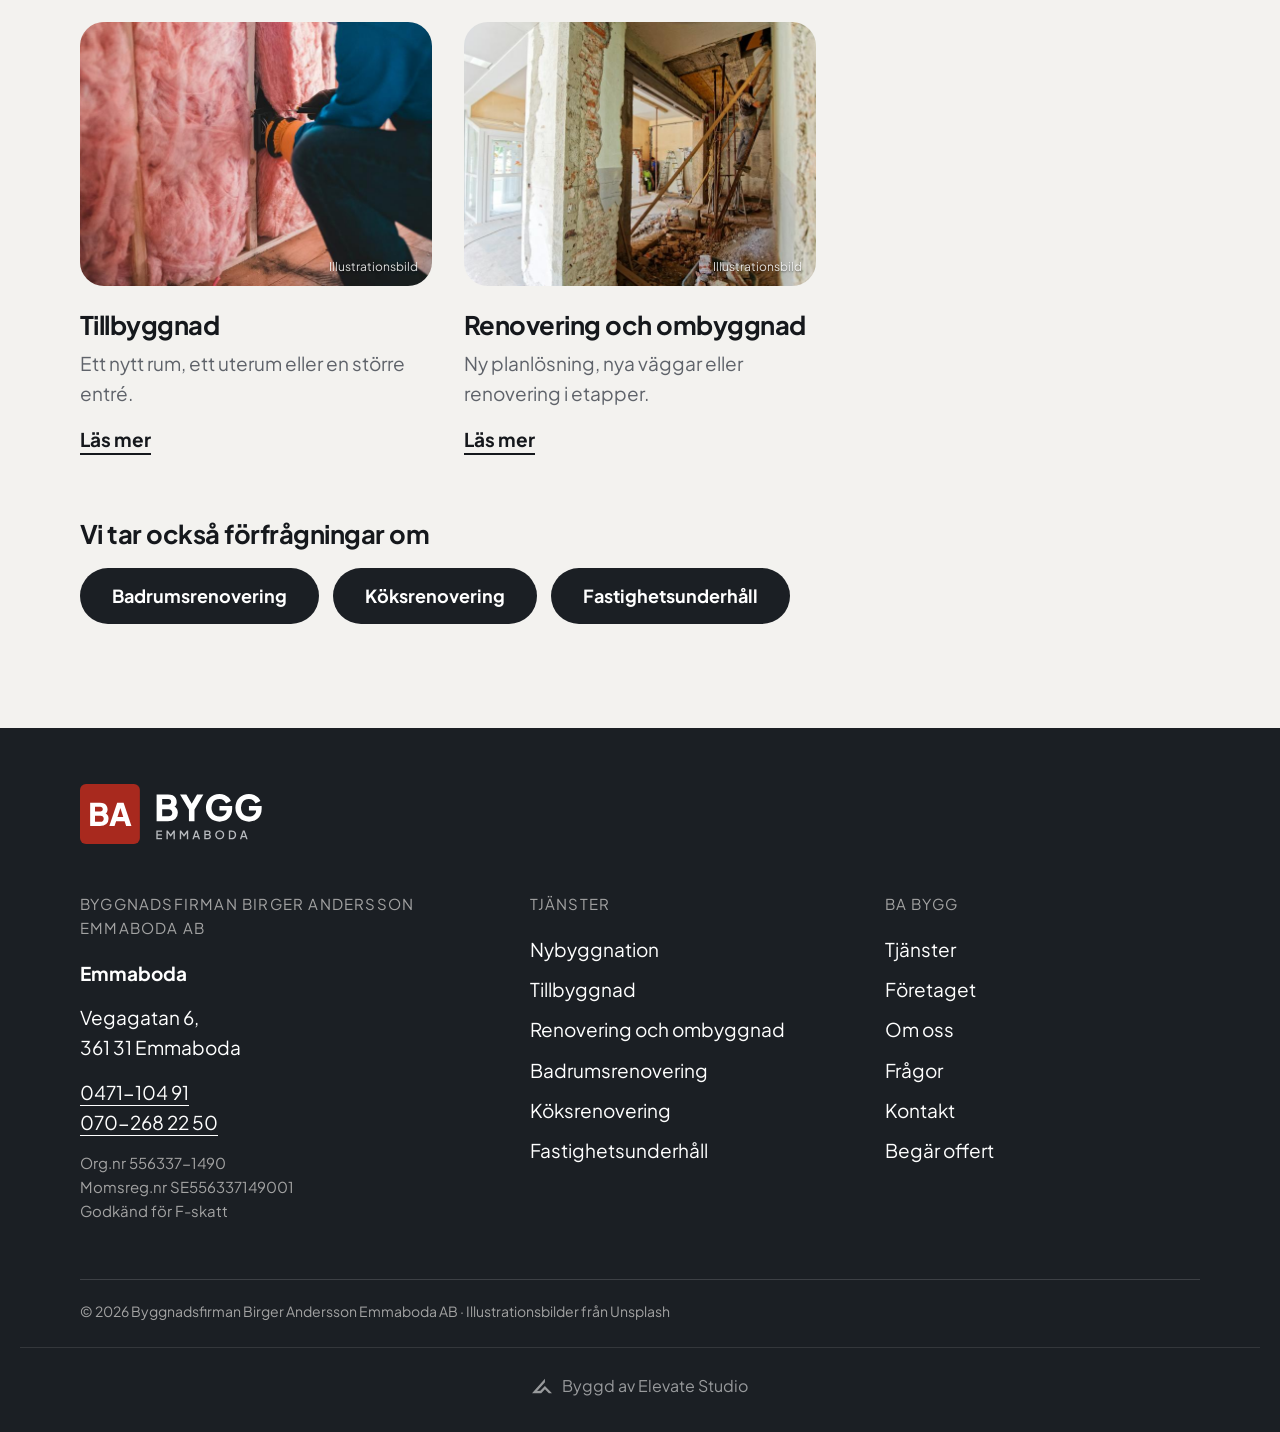
<file: docs/tjanst-nybyggnation.html>
<!doctype html>
<html lang="sv">
<head>
<meta charset="utf-8">
<meta name="viewport" content="width=device-width,initial-scale=1,viewport-fit=cover">
<title>Nybyggnation i Emmaboda | BA Bygg</title>
<meta name="description" content="Nybyggnation i Emmaboda. Villor, fritidshus, garage och andra byggnader. Byggnadsfirman Birger Andersson Emmaboda AB, telefon 0471-104 91.">
<link rel="canonical" href="https://elevatestudio018.github.io/Birger/tjanst-nybyggnation.html">
<meta property="og:type" content="website">
<meta property="og:locale" content="sv_SE">
<meta property="og:site_name" content="BA Bygg Emmaboda">
<meta property="og:title" content="Nybyggnation i Emmaboda | BA Bygg">
<meta property="og:description" content="Nybyggnation i Emmaboda. Villor, fritidshus, garage och andra byggnader. Byggnadsfirman Birger Andersson Emmaboda AB, telefon 0471-104 91.">
<meta property="og:image" content="https://elevatestudio018.github.io/Birger/img/nybyggnation.jpg">
<meta name="theme-color" content="#1b1f24">
<link rel="preconnect" href="https://fonts.googleapis.com"><link rel="preconnect" href="https://fonts.gstatic.com" crossorigin>
<link rel="stylesheet" href="https://fonts.googleapis.com/css2?family=Plus+Jakarta+Sans:wght@400;500;600;700;800&display=swap">
<link rel="stylesheet" href="assets/site.css">
<link rel="icon" href="img/favicon.svg" type="image/svg+xml">

</head>
<body>
<a class="skip" href="#main">Hoppa till innehållet</a>
<header class="head">
  <div class="wrap bar">
    <a class="logo" href="index.html" aria-label="BA Bygg Emmaboda, till startsidan"><img class="logo-img" src="img/ba-bygg-logo.svg" alt="BA Bygg Emmaboda" width="309" height="100"></a>
    <nav class="nav" aria-label="Huvudmeny"><a href="index.html#tjanster">Tjänster</a><a href="index.html#foretaget">Företaget</a><a href="index.html#om-oss">Om oss</a><a href="index.html#fragor">Frågor</a><a href="index.html#kontakt">Kontakt</a></nav>
    <a class="pill pill-accent head-call" href="tel:+4647110491"><svg class="pi" viewBox="0 0 24 24" fill="none" stroke="currentColor" stroke-width="1.9" stroke-linecap="round" stroke-linejoin="round" aria-hidden="true"><path d="M21 16.5v3a2 2 0 0 1-2.2 2 19.8 19.8 0 0 1-8.6-3.1 19.5 19.5 0 0 1-6-6A19.8 19.8 0 0 1 1.1 3.8 2 2 0 0 1 3.1 1.6h3a2 2 0 0 1 2 1.7c.1 1 .4 1.9.7 2.8a2 2 0 0 1-.5 2.1L7.1 9.5a16 16 0 0 0 6 6l1.3-1.3a2 2 0 0 1 2.1-.4c.9.3 1.8.6 2.8.7a2 2 0 0 1 1.7 2z"/><path d="M15 2.5a6.5 6.5 0 0 1 6.5 6.5M15 6a3 3 0 0 1 3 3"/></svg><span>0471-104 91</span></a>
    <a class="round round-accent head-round" href="tel:+4647110491" aria-label="Ring 0471-104 91"><svg class="pi" viewBox="0 0 24 24" fill="none" stroke="currentColor" stroke-width="1.9" stroke-linecap="round" stroke-linejoin="round" aria-hidden="true"><path d="M21 16.5v3a2 2 0 0 1-2.2 2 19.8 19.8 0 0 1-8.6-3.1 19.5 19.5 0 0 1-6-6A19.8 19.8 0 0 1 1.1 3.8 2 2 0 0 1 3.1 1.6h3a2 2 0 0 1 2 1.7c.1 1 .4 1.9.7 2.8a2 2 0 0 1-.5 2.1L7.1 9.5a16 16 0 0 0 6 6l1.3-1.3a2 2 0 0 1 2.1-.4c.9.3 1.8.6 2.8.7a2 2 0 0 1 1.7 2z"/><path d="M15 2.5a6.5 6.5 0 0 1 6.5 6.5M15 6a3 3 0 0 1 3 3"/></svg></a>
    <button class="burger" id="menuBtn" type="button" aria-expanded="false" aria-controls="menu" aria-label="Meny"><span></span><span></span></button>
  </div>
  <nav class="menu" id="menu" aria-label="Meny" hidden>
    <div class="wrap">
      <ul class="menu-main"><li><a href="index.html#tjanster">Tjänster</a></li><li><a href="index.html#foretaget">Företaget</a></li><li><a href="index.html#om-oss">Om oss</a></li><li><a href="index.html#fragor">Frågor</a></li><li><a href="index.html#kontakt">Kontakt</a></li></ul>
      <p class="menu-h">Tjänster</p><ul class="menu-svc"><li><a href="tjanst-nybyggnation.html">Nybyggnation</a></li><li><a href="tjanst-tillbyggnad.html">Tillbyggnad</a></li><li><a href="tjanst-renovering.html">Renovering och ombyggnad</a></li><li><a href="tjanst-badrum.html">Badrumsrenovering</a></li><li><a href="tjanst-kok.html">Köksrenovering</a></li><li><a href="tjanst-underhall.html">Fastighetsunderhåll</a></li></ul>
      <a class="pill pill-accent " href="tel:+4647110491"><svg class="pi" viewBox="0 0 24 24" fill="none" stroke="currentColor" stroke-width="1.9" stroke-linecap="round" stroke-linejoin="round" aria-hidden="true"><path d="M21 16.5v3a2 2 0 0 1-2.2 2 19.8 19.8 0 0 1-8.6-3.1 19.5 19.5 0 0 1-6-6A19.8 19.8 0 0 1 1.1 3.8 2 2 0 0 1 3.1 1.6h3a2 2 0 0 1 2 1.7c.1 1 .4 1.9.7 2.8a2 2 0 0 1-.5 2.1L7.1 9.5a16 16 0 0 0 6 6l1.3-1.3a2 2 0 0 1 2.1-.4c.9.3 1.8.6 2.8.7a2 2 0 0 1 1.7 2z"/><path d="M15 2.5a6.5 6.5 0 0 1 6.5 6.5M15 6a3 3 0 0 1 3 3"/></svg><span>Ring 0471-104 91</span></a>
    </div>
  </nav>
</header>
<main id="main">
<section class="hero hero-small" aria-labelledby="ph-h">
  <div class="hero-ph"><img src="img/nybyggnation.jpg" srcset="img/nybyggnation-s.jpg 800w, img/nybyggnation.jpg 1800w" sizes="100vw" alt="Nybyggt hus med träfasad" fetchpriority="high" decoding="async" style="object-position:50% 50%"></div>
  <div class="wrap hero-in">
    <nav class="crumbs" aria-label="Brödsmulor"><a href="index.html">Start</a> / <a href="index.html#tjanster">Tjänster</a> / <span aria-current="page">Nybyggnation</span></nav>
    <h1 id="ph-h">Nybyggnation i Emmaboda</h1>
    <p>Villor, fritidshus, garage och andra byggnader.</p>
    <div class="btns"><a class="pill pill-accent " href="tel:+4647110491"><svg class="pi" viewBox="0 0 24 24" fill="none" stroke="currentColor" stroke-width="1.9" stroke-linecap="round" stroke-linejoin="round" aria-hidden="true"><path d="M21 16.5v3a2 2 0 0 1-2.2 2 19.8 19.8 0 0 1-8.6-3.1 19.5 19.5 0 0 1-6-6A19.8 19.8 0 0 1 1.1 3.8 2 2 0 0 1 3.1 1.6h3a2 2 0 0 1 2 1.7c.1 1 .4 1.9.7 2.8a2 2 0 0 1-.5 2.1L7.1 9.5a16 16 0 0 0 6 6l1.3-1.3a2 2 0 0 1 2.1-.4c.9.3 1.8.6 2.8.7a2 2 0 0 1 1.7 2z"/><path d="M15 2.5a6.5 6.5 0 0 1 6.5 6.5M15 6a3 3 0 0 1 3 3"/></svg><span>Ring 0471-104 91</span></a><a class="pill pill-dark" href="index.html?typ=Nybyggnation#offert">Begär offert</a></div>
  </div>
  <span class="hero-note">Illustrationsbild</span>
</section>
<section class="sec">
  <div class="wrap narrow prose">
    <h2>Nybyggnation med BA Bygg</h2>
    <p>Vi bygger nya bostadshus och andra byggnader i Emmaboda med omnejd – villor, fritidshus, garage, förråd och ekonomibyggnader.</p><p>Innan något arbete börjar går vi igenom ritningar, bygglov och tidplan med dig, så att det är klart vad som ska byggas och vem som gör vad.</p>
    <h3>Det kan ingå</h3>
    <ul class="list"><li>Villor och fritidshus</li><li>Garage, carport och förråd</li><li>Ekonomibyggnader</li><li>Grund, stomme och tak</li><li>Samordning med el, VVS och mark</li></ul>
    
    <div class="btns"><a class="pill pill-accent " href="tel:+4647110491"><svg class="pi" viewBox="0 0 24 24" fill="none" stroke="currentColor" stroke-width="1.9" stroke-linecap="round" stroke-linejoin="round" aria-hidden="true"><path d="M21 16.5v3a2 2 0 0 1-2.2 2 19.8 19.8 0 0 1-8.6-3.1 19.5 19.5 0 0 1-6-6A19.8 19.8 0 0 1 1.1 3.8 2 2 0 0 1 3.1 1.6h3a2 2 0 0 1 2 1.7c.1 1 .4 1.9.7 2.8a2 2 0 0 1-.5 2.1L7.1 9.5a16 16 0 0 0 6 6l1.3-1.3a2 2 0 0 1 2.1-.4c.9.3 1.8.6 2.8.7a2 2 0 0 1 1.7 2z"/><path d="M15 2.5a6.5 6.5 0 0 1 6.5 6.5M15 6a3 3 0 0 1 3 3"/></svg><span>Ring 0471-104 91</span></a><a class="pill pill-dark" href="index.html?typ=Nybyggnation#offert">Begär offert</a></div>
  </div>
</section>
<section class="sec tint">
  <div class="wrap">
    <h2>Fler tjänster</h2>
    <ul class="cards"><li class="card"><a href="tjanst-tillbyggnad.html"><figure class="ph"><img src="img/tillbyggnad.jpg" srcset="img/tillbyggnad-s.jpg 800w, img/tillbyggnad.jpg 1800w" sizes="(min-width: 960px) 33vw, 100vw" alt="Hantverkare isolerar en regelvägg" loading="lazy" decoding="async" style="object-position:50% 50%"><figcaption>Illustrationsbild</figcaption></figure><h3>Tillbyggnad</h3><p>Ett nytt rum, ett uterum eller en större entré.</p><span class="more">Läs mer</span></a></li><li class="card"><a href="tjanst-renovering.html"><figure class="ph"><img src="img/renovering.jpg" srcset="img/renovering-s.jpg 800w, img/renovering.jpg 1800w" sizes="(min-width: 960px) 33vw, 100vw" alt="Hus under ombyggnad med uppstöttat bjälklag" loading="lazy" decoding="async" style="object-position:50% 50%"><figcaption>Illustrationsbild</figcaption></figure><h3>Renovering och ombyggnad</h3><p>Ny planlösning, nya väggar eller renovering i etapper.</p><span class="more">Läs mer</span></a></li></ul>
    <h3 class="also-h">Vi tar också förfrågningar om</h3>
    <div class="btns"><a class="pill pill-dark" href="tjanst-badrum.html">Badrumsrenovering</a><a class="pill pill-dark" href="tjanst-kok.html">Köksrenovering</a><a class="pill pill-dark" href="tjanst-underhall.html">Fastighetsunderhåll</a></div>
  </div>
</section>
</main>
<footer class="foot">
  <div class="wrap">
    <a class="logo" href="index.html" aria-label="BA Bygg Emmaboda, till startsidan"><img class="logo-img" src="img/ba-bygg-logo.svg" alt="BA Bygg Emmaboda" width="309" height="100"></a>
    <div class="foot-grid">
      <div>
        <p class="foot-h">Byggnadsfirman Birger Andersson Emmaboda AB</p>
        <p><b>Emmaboda</b></p>
        <p>Vegagatan 6,<br>361 31 Emmaboda</p>
        <p><a href="tel:+4647110491">0471-104 91</a><br><a href="tel:+46702682250">070-268 22 50</a></p>
        <p class="foot-legal">Org.nr 556337-1490<br>Momsreg.nr SE556337149001<br>Godkänd för F-skatt</p>
      </div>
      <div><p class="foot-h">Tjänster</p><ul><li><a href="tjanst-nybyggnation.html">Nybyggnation</a></li><li><a href="tjanst-tillbyggnad.html">Tillbyggnad</a></li><li><a href="tjanst-renovering.html">Renovering och ombyggnad</a></li><li><a href="tjanst-badrum.html">Badrumsrenovering</a></li><li><a href="tjanst-kok.html">Köksrenovering</a></li><li><a href="tjanst-underhall.html">Fastighetsunderhåll</a></li></ul></div>
      <div><p class="foot-h">BA Bygg</p><ul><li><a href="index.html#tjanster">Tjänster</a></li><li><a href="index.html#foretaget">Företaget</a></li><li><a href="index.html#om-oss">Om oss</a></li><li><a href="index.html#fragor">Frågor</a></li><li><a href="index.html#kontakt">Kontakt</a></li><li><a href="index.html#offert">Begär offert</a></li></ul></div>
    </div>
    <div class="foot-end">
      <span>© <span data-year>2026</span> Byggnadsfirman Birger Andersson Emmaboda AB · Illustrationsbilder från Unsplash</span>
    </div>
  </div>
<!-- elevate-credit -->
<style>.elevate-credit{max-width:1240px;margin:24px auto 0;padding:20px 16px 0;border-top:1px solid rgba(128,128,128,.25);display:flex;justify-content:center;box-sizing:border-box}.elevate-credit a{display:inline-flex;align-items:center;gap:10px;padding:8px 0;font:inherit;font-size:15px;line-height:1;color:inherit;opacity:.55;text-decoration:none;transition:opacity .2s}.elevate-credit a:hover,.elevate-credit a:focus-visible{opacity:1}.elevate-credit svg{width:20px;height:20px;flex:none;display:block}@media(min-width:1024px){.elevate-credit a{font-size:16px}}</style>
<div class="elevate-credit"><a href="https://elevatestudio.nu" target="_blank" rel="noopener"><svg viewBox="0 0 1884.3 1353.9" aria-hidden="true"><path d="M0.0 1353.9 L1218.7 0.0 L1218.7 329.1 L479.7 1136.4 L786.7 1132.4 L1215.5 687.4 L1884.3 1349.9 L1590.1 1349.9 L1218.6 994.7 L865.4 1349.9Z" fill="currentColor"/></svg>Byggd av Elevate Studio</a></div>
</footer>
<script src="assets/site.js" defer></script>
</body>
</html>
</file>
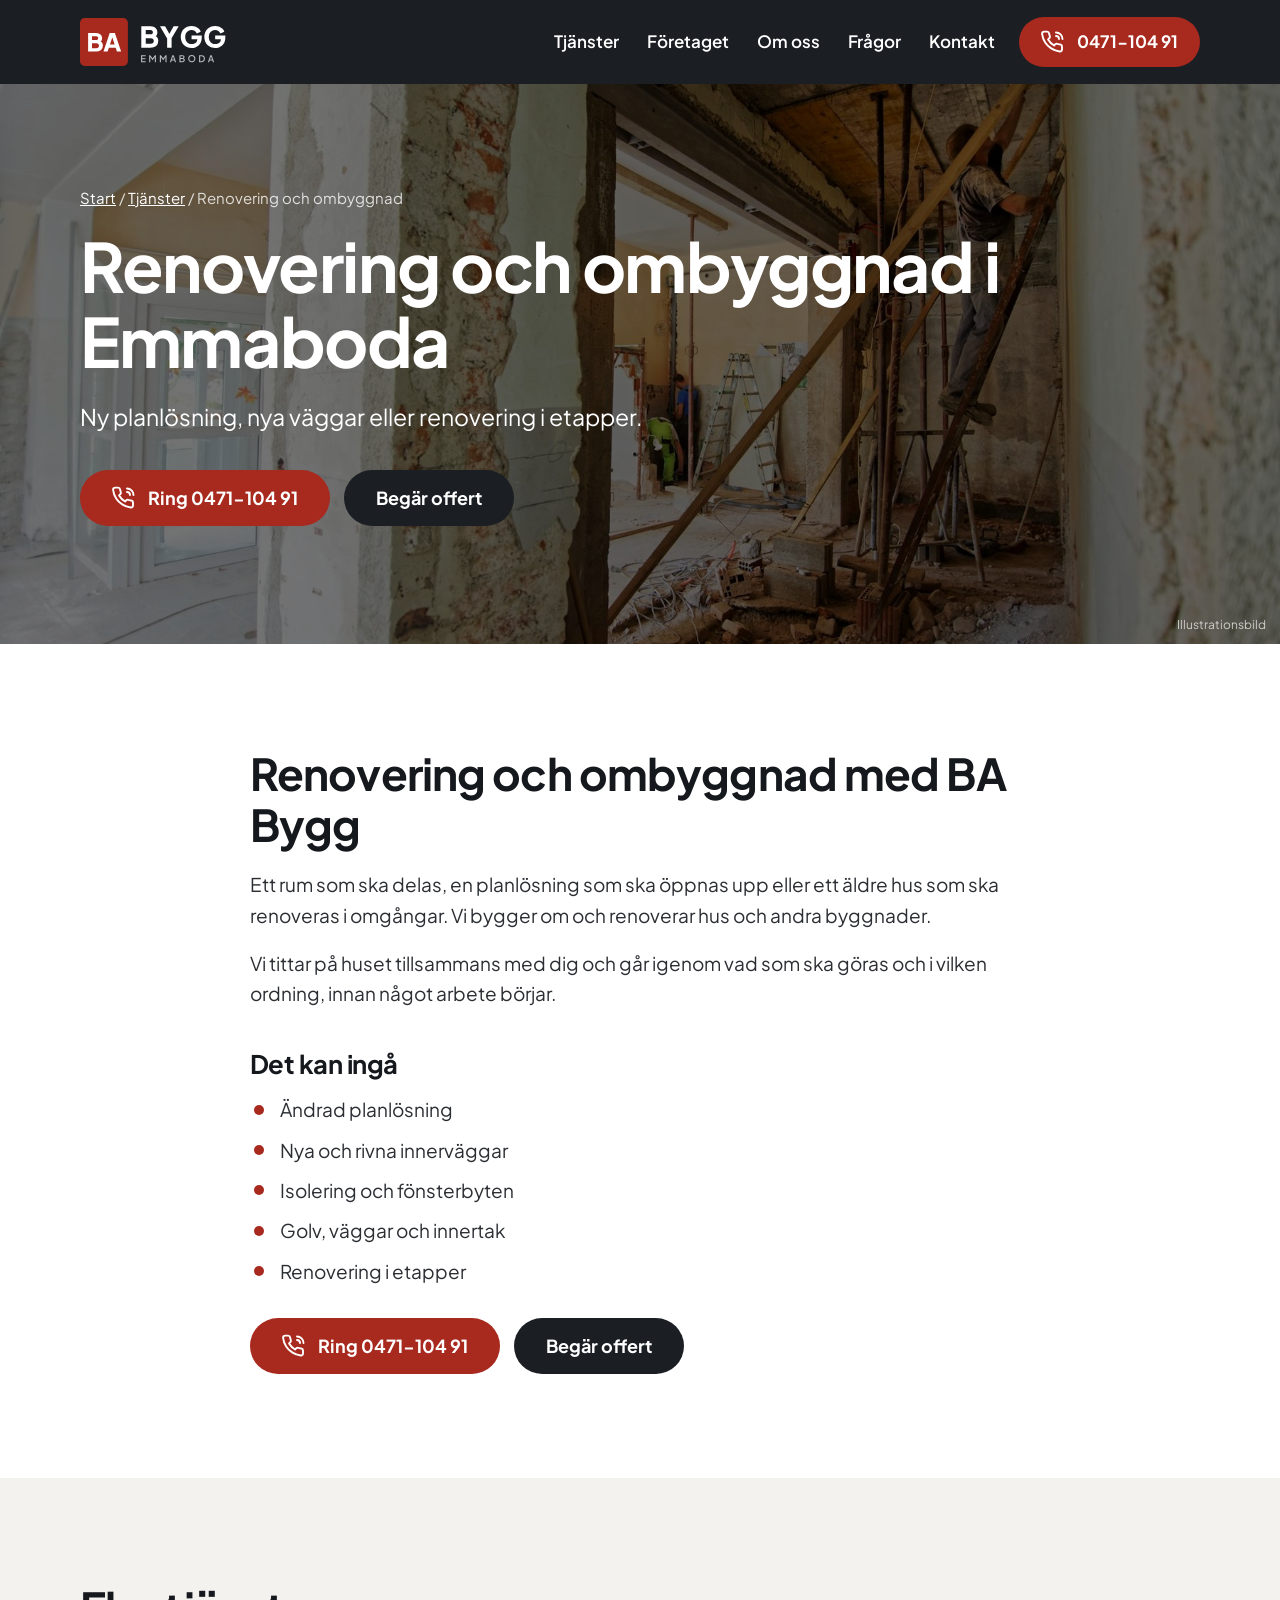
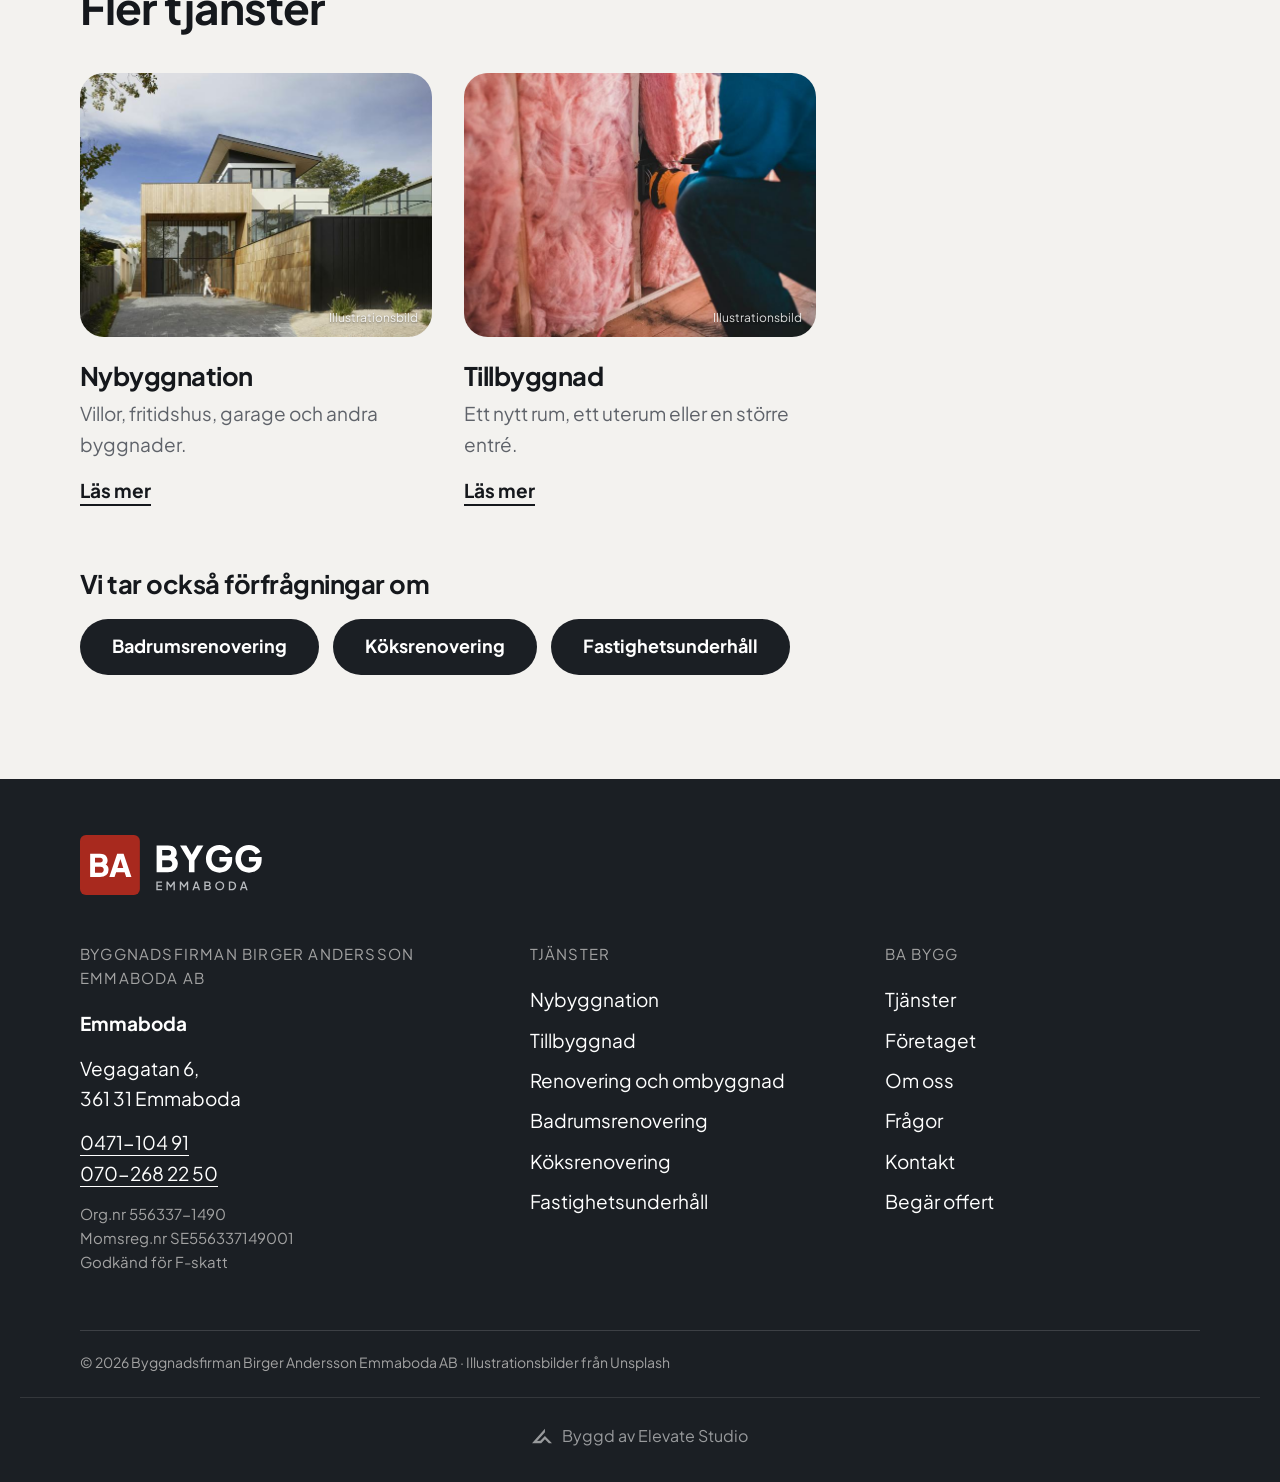
<file: docs/tjanst-renovering.html>
<!doctype html>
<html lang="sv">
<head>
<meta charset="utf-8">
<meta name="viewport" content="width=device-width,initial-scale=1,viewport-fit=cover">
<title>Renovering och ombyggnad i Emmaboda | BA Bygg</title>
<meta name="description" content="Renovering och ombyggnad i Emmaboda. Ny planlösning, nya väggar eller renovering i etapper. Byggnadsfirman Birger Andersson Emmaboda AB, telefon 0471-104 91.">
<link rel="canonical" href="https://elevatestudio018.github.io/Birger/tjanst-renovering.html">
<meta property="og:type" content="website">
<meta property="og:locale" content="sv_SE">
<meta property="og:site_name" content="BA Bygg Emmaboda">
<meta property="og:title" content="Renovering och ombyggnad i Emmaboda | BA Bygg">
<meta property="og:description" content="Renovering och ombyggnad i Emmaboda. Ny planlösning, nya väggar eller renovering i etapper. Byggnadsfirman Birger Andersson Emmaboda AB, telefon 0471-104 91.">
<meta property="og:image" content="https://elevatestudio018.github.io/Birger/img/renovering.jpg">
<meta name="theme-color" content="#1b1f24">
<link rel="preconnect" href="https://fonts.googleapis.com"><link rel="preconnect" href="https://fonts.gstatic.com" crossorigin>
<link rel="stylesheet" href="https://fonts.googleapis.com/css2?family=Plus+Jakarta+Sans:wght@400;500;600;700;800&display=swap">
<link rel="stylesheet" href="assets/site.css">
<link rel="icon" href="img/favicon.svg" type="image/svg+xml">

</head>
<body>
<a class="skip" href="#main">Hoppa till innehållet</a>
<header class="head">
  <div class="wrap bar">
    <a class="logo" href="index.html" aria-label="BA Bygg Emmaboda, till startsidan"><img class="logo-img" src="img/ba-bygg-logo.svg" alt="BA Bygg Emmaboda" width="309" height="100"></a>
    <nav class="nav" aria-label="Huvudmeny"><a href="index.html#tjanster">Tjänster</a><a href="index.html#foretaget">Företaget</a><a href="index.html#om-oss">Om oss</a><a href="index.html#fragor">Frågor</a><a href="index.html#kontakt">Kontakt</a></nav>
    <a class="pill pill-accent head-call" href="tel:+4647110491"><svg class="pi" viewBox="0 0 24 24" fill="none" stroke="currentColor" stroke-width="1.9" stroke-linecap="round" stroke-linejoin="round" aria-hidden="true"><path d="M21 16.5v3a2 2 0 0 1-2.2 2 19.8 19.8 0 0 1-8.6-3.1 19.5 19.5 0 0 1-6-6A19.8 19.8 0 0 1 1.1 3.8 2 2 0 0 1 3.1 1.6h3a2 2 0 0 1 2 1.7c.1 1 .4 1.9.7 2.8a2 2 0 0 1-.5 2.1L7.1 9.5a16 16 0 0 0 6 6l1.3-1.3a2 2 0 0 1 2.1-.4c.9.3 1.8.6 2.8.7a2 2 0 0 1 1.7 2z"/><path d="M15 2.5a6.5 6.5 0 0 1 6.5 6.5M15 6a3 3 0 0 1 3 3"/></svg><span>0471-104 91</span></a>
    <a class="round round-accent head-round" href="tel:+4647110491" aria-label="Ring 0471-104 91"><svg class="pi" viewBox="0 0 24 24" fill="none" stroke="currentColor" stroke-width="1.9" stroke-linecap="round" stroke-linejoin="round" aria-hidden="true"><path d="M21 16.5v3a2 2 0 0 1-2.2 2 19.8 19.8 0 0 1-8.6-3.1 19.5 19.5 0 0 1-6-6A19.8 19.8 0 0 1 1.1 3.8 2 2 0 0 1 3.1 1.6h3a2 2 0 0 1 2 1.7c.1 1 .4 1.9.7 2.8a2 2 0 0 1-.5 2.1L7.1 9.5a16 16 0 0 0 6 6l1.3-1.3a2 2 0 0 1 2.1-.4c.9.3 1.8.6 2.8.7a2 2 0 0 1 1.7 2z"/><path d="M15 2.5a6.5 6.5 0 0 1 6.5 6.5M15 6a3 3 0 0 1 3 3"/></svg></a>
    <button class="burger" id="menuBtn" type="button" aria-expanded="false" aria-controls="menu" aria-label="Meny"><span></span><span></span></button>
  </div>
  <nav class="menu" id="menu" aria-label="Meny" hidden>
    <div class="wrap">
      <ul class="menu-main"><li><a href="index.html#tjanster">Tjänster</a></li><li><a href="index.html#foretaget">Företaget</a></li><li><a href="index.html#om-oss">Om oss</a></li><li><a href="index.html#fragor">Frågor</a></li><li><a href="index.html#kontakt">Kontakt</a></li></ul>
      <p class="menu-h">Tjänster</p><ul class="menu-svc"><li><a href="tjanst-nybyggnation.html">Nybyggnation</a></li><li><a href="tjanst-tillbyggnad.html">Tillbyggnad</a></li><li><a href="tjanst-renovering.html">Renovering och ombyggnad</a></li><li><a href="tjanst-badrum.html">Badrumsrenovering</a></li><li><a href="tjanst-kok.html">Köksrenovering</a></li><li><a href="tjanst-underhall.html">Fastighetsunderhåll</a></li></ul>
      <a class="pill pill-accent " href="tel:+4647110491"><svg class="pi" viewBox="0 0 24 24" fill="none" stroke="currentColor" stroke-width="1.9" stroke-linecap="round" stroke-linejoin="round" aria-hidden="true"><path d="M21 16.5v3a2 2 0 0 1-2.2 2 19.8 19.8 0 0 1-8.6-3.1 19.5 19.5 0 0 1-6-6A19.8 19.8 0 0 1 1.1 3.8 2 2 0 0 1 3.1 1.6h3a2 2 0 0 1 2 1.7c.1 1 .4 1.9.7 2.8a2 2 0 0 1-.5 2.1L7.1 9.5a16 16 0 0 0 6 6l1.3-1.3a2 2 0 0 1 2.1-.4c.9.3 1.8.6 2.8.7a2 2 0 0 1 1.7 2z"/><path d="M15 2.5a6.5 6.5 0 0 1 6.5 6.5M15 6a3 3 0 0 1 3 3"/></svg><span>Ring 0471-104 91</span></a>
    </div>
  </nav>
</header>
<main id="main">
<section class="hero hero-small" aria-labelledby="ph-h">
  <div class="hero-ph"><img src="img/renovering.jpg" srcset="img/renovering-s.jpg 800w, img/renovering.jpg 1800w" sizes="100vw" alt="Hus under ombyggnad med uppstöttat bjälklag" fetchpriority="high" decoding="async" style="object-position:50% 50%"></div>
  <div class="wrap hero-in">
    <nav class="crumbs" aria-label="Brödsmulor"><a href="index.html">Start</a> / <a href="index.html#tjanster">Tjänster</a> / <span aria-current="page">Renovering och ombyggnad</span></nav>
    <h1 id="ph-h">Renovering och ombyggnad i Emmaboda</h1>
    <p>Ny planlösning, nya väggar eller renovering i etapper.</p>
    <div class="btns"><a class="pill pill-accent " href="tel:+4647110491"><svg class="pi" viewBox="0 0 24 24" fill="none" stroke="currentColor" stroke-width="1.9" stroke-linecap="round" stroke-linejoin="round" aria-hidden="true"><path d="M21 16.5v3a2 2 0 0 1-2.2 2 19.8 19.8 0 0 1-8.6-3.1 19.5 19.5 0 0 1-6-6A19.8 19.8 0 0 1 1.1 3.8 2 2 0 0 1 3.1 1.6h3a2 2 0 0 1 2 1.7c.1 1 .4 1.9.7 2.8a2 2 0 0 1-.5 2.1L7.1 9.5a16 16 0 0 0 6 6l1.3-1.3a2 2 0 0 1 2.1-.4c.9.3 1.8.6 2.8.7a2 2 0 0 1 1.7 2z"/><path d="M15 2.5a6.5 6.5 0 0 1 6.5 6.5M15 6a3 3 0 0 1 3 3"/></svg><span>Ring 0471-104 91</span></a><a class="pill pill-dark" href="index.html?typ=Renovering+och+ombyggnad#offert">Begär offert</a></div>
  </div>
  <span class="hero-note">Illustrationsbild</span>
</section>
<section class="sec">
  <div class="wrap narrow prose">
    <h2>Renovering och ombyggnad med BA Bygg</h2>
    <p>Ett rum som ska delas, en planlösning som ska öppnas upp eller ett äldre hus som ska renoveras i omgångar. Vi bygger om och renoverar hus och andra byggnader.</p><p>Vi tittar på huset tillsammans med dig och går igenom vad som ska göras och i vilken ordning, innan något arbete börjar.</p>
    <h3>Det kan ingå</h3>
    <ul class="list"><li>Ändrad planlösning</li><li>Nya och rivna innerväggar</li><li>Isolering och fönsterbyten</li><li>Golv, väggar och innertak</li><li>Renovering i etapper</li></ul>
    
    <div class="btns"><a class="pill pill-accent " href="tel:+4647110491"><svg class="pi" viewBox="0 0 24 24" fill="none" stroke="currentColor" stroke-width="1.9" stroke-linecap="round" stroke-linejoin="round" aria-hidden="true"><path d="M21 16.5v3a2 2 0 0 1-2.2 2 19.8 19.8 0 0 1-8.6-3.1 19.5 19.5 0 0 1-6-6A19.8 19.8 0 0 1 1.1 3.8 2 2 0 0 1 3.1 1.6h3a2 2 0 0 1 2 1.7c.1 1 .4 1.9.7 2.8a2 2 0 0 1-.5 2.1L7.1 9.5a16 16 0 0 0 6 6l1.3-1.3a2 2 0 0 1 2.1-.4c.9.3 1.8.6 2.8.7a2 2 0 0 1 1.7 2z"/><path d="M15 2.5a6.5 6.5 0 0 1 6.5 6.5M15 6a3 3 0 0 1 3 3"/></svg><span>Ring 0471-104 91</span></a><a class="pill pill-dark" href="index.html?typ=Renovering+och+ombyggnad#offert">Begär offert</a></div>
  </div>
</section>
<section class="sec tint">
  <div class="wrap">
    <h2>Fler tjänster</h2>
    <ul class="cards"><li class="card"><a href="tjanst-nybyggnation.html"><figure class="ph"><img src="img/nybyggnation.jpg" srcset="img/nybyggnation-s.jpg 800w, img/nybyggnation.jpg 1800w" sizes="(min-width: 960px) 33vw, 100vw" alt="Nybyggt hus med träfasad" loading="lazy" decoding="async" style="object-position:50% 50%"><figcaption>Illustrationsbild</figcaption></figure><h3>Nybyggnation</h3><p>Villor, fritidshus, garage och andra byggnader.</p><span class="more">Läs mer</span></a></li><li class="card"><a href="tjanst-tillbyggnad.html"><figure class="ph"><img src="img/tillbyggnad.jpg" srcset="img/tillbyggnad-s.jpg 800w, img/tillbyggnad.jpg 1800w" sizes="(min-width: 960px) 33vw, 100vw" alt="Hantverkare isolerar en regelvägg" loading="lazy" decoding="async" style="object-position:50% 50%"><figcaption>Illustrationsbild</figcaption></figure><h3>Tillbyggnad</h3><p>Ett nytt rum, ett uterum eller en större entré.</p><span class="more">Läs mer</span></a></li></ul>
    <h3 class="also-h">Vi tar också förfrågningar om</h3>
    <div class="btns"><a class="pill pill-dark" href="tjanst-badrum.html">Badrumsrenovering</a><a class="pill pill-dark" href="tjanst-kok.html">Köksrenovering</a><a class="pill pill-dark" href="tjanst-underhall.html">Fastighetsunderhåll</a></div>
  </div>
</section>
</main>
<footer class="foot">
  <div class="wrap">
    <a class="logo" href="index.html" aria-label="BA Bygg Emmaboda, till startsidan"><img class="logo-img" src="img/ba-bygg-logo.svg" alt="BA Bygg Emmaboda" width="309" height="100"></a>
    <div class="foot-grid">
      <div>
        <p class="foot-h">Byggnadsfirman Birger Andersson Emmaboda AB</p>
        <p><b>Emmaboda</b></p>
        <p>Vegagatan 6,<br>361 31 Emmaboda</p>
        <p><a href="tel:+4647110491">0471-104 91</a><br><a href="tel:+46702682250">070-268 22 50</a></p>
        <p class="foot-legal">Org.nr 556337-1490<br>Momsreg.nr SE556337149001<br>Godkänd för F-skatt</p>
      </div>
      <div><p class="foot-h">Tjänster</p><ul><li><a href="tjanst-nybyggnation.html">Nybyggnation</a></li><li><a href="tjanst-tillbyggnad.html">Tillbyggnad</a></li><li><a href="tjanst-renovering.html">Renovering och ombyggnad</a></li><li><a href="tjanst-badrum.html">Badrumsrenovering</a></li><li><a href="tjanst-kok.html">Köksrenovering</a></li><li><a href="tjanst-underhall.html">Fastighetsunderhåll</a></li></ul></div>
      <div><p class="foot-h">BA Bygg</p><ul><li><a href="index.html#tjanster">Tjänster</a></li><li><a href="index.html#foretaget">Företaget</a></li><li><a href="index.html#om-oss">Om oss</a></li><li><a href="index.html#fragor">Frågor</a></li><li><a href="index.html#kontakt">Kontakt</a></li><li><a href="index.html#offert">Begär offert</a></li></ul></div>
    </div>
    <div class="foot-end">
      <span>© <span data-year>2026</span> Byggnadsfirman Birger Andersson Emmaboda AB · Illustrationsbilder från Unsplash</span>
    </div>
  </div>
<!-- elevate-credit -->
<style>.elevate-credit{max-width:1240px;margin:24px auto 0;padding:20px 16px 0;border-top:1px solid rgba(128,128,128,.25);display:flex;justify-content:center;box-sizing:border-box}.elevate-credit a{display:inline-flex;align-items:center;gap:10px;padding:8px 0;font:inherit;font-size:15px;line-height:1;color:inherit;opacity:.55;text-decoration:none;transition:opacity .2s}.elevate-credit a:hover,.elevate-credit a:focus-visible{opacity:1}.elevate-credit svg{width:20px;height:20px;flex:none;display:block}@media(min-width:1024px){.elevate-credit a{font-size:16px}}</style>
<div class="elevate-credit"><a href="https://elevatestudio.nu" target="_blank" rel="noopener"><svg viewBox="0 0 1884.3 1353.9" aria-hidden="true"><path d="M0.0 1353.9 L1218.7 0.0 L1218.7 329.1 L479.7 1136.4 L786.7 1132.4 L1215.5 687.4 L1884.3 1349.9 L1590.1 1349.9 L1218.6 994.7 L865.4 1349.9Z" fill="currentColor"/></svg>Byggd av Elevate Studio</a></div>
</footer>
<script src="assets/site.js" defer></script>
</body>
</html>
</file>
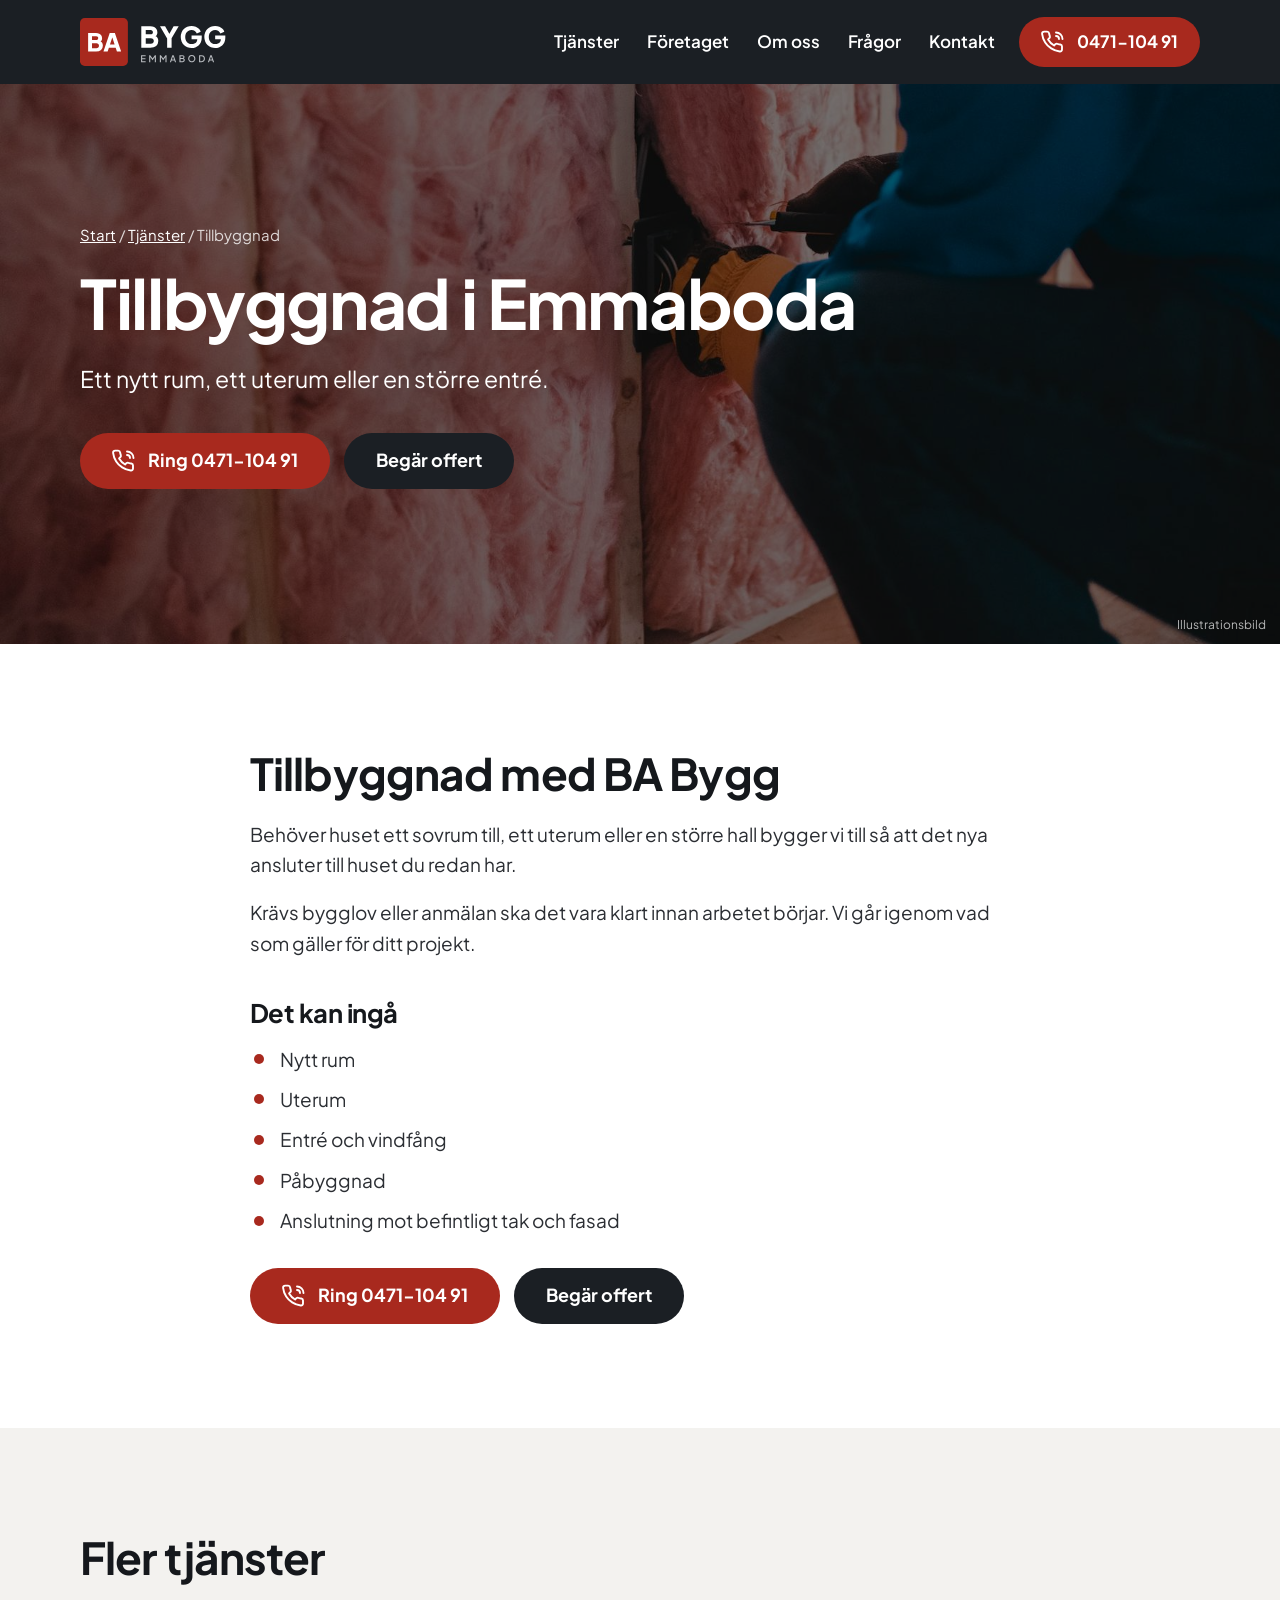
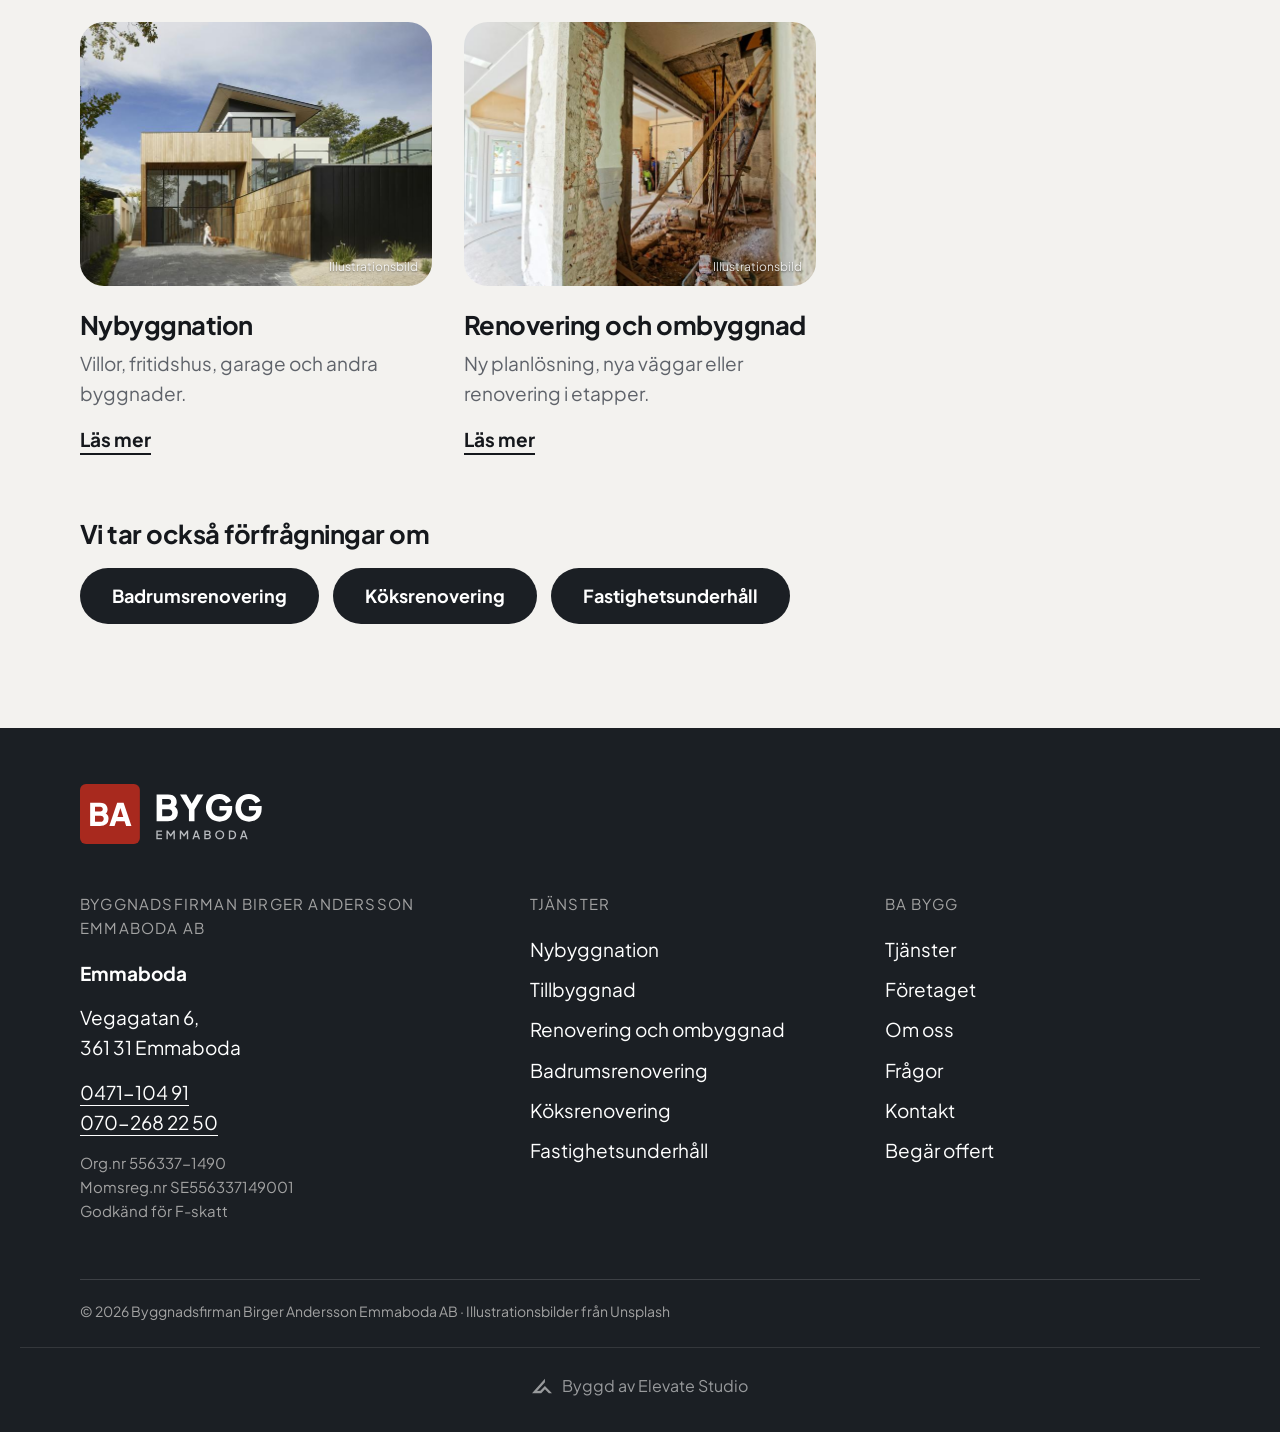
<file: docs/tjanst-tillbyggnad.html>
<!doctype html>
<html lang="sv">
<head>
<meta charset="utf-8">
<meta name="viewport" content="width=device-width,initial-scale=1,viewport-fit=cover">
<title>Tillbyggnad i Emmaboda | BA Bygg</title>
<meta name="description" content="Tillbyggnad i Emmaboda. Ett nytt rum, ett uterum eller en större entré. Byggnadsfirman Birger Andersson Emmaboda AB, telefon 0471-104 91.">
<link rel="canonical" href="https://elevatestudio018.github.io/Birger/tjanst-tillbyggnad.html">
<meta property="og:type" content="website">
<meta property="og:locale" content="sv_SE">
<meta property="og:site_name" content="BA Bygg Emmaboda">
<meta property="og:title" content="Tillbyggnad i Emmaboda | BA Bygg">
<meta property="og:description" content="Tillbyggnad i Emmaboda. Ett nytt rum, ett uterum eller en större entré. Byggnadsfirman Birger Andersson Emmaboda AB, telefon 0471-104 91.">
<meta property="og:image" content="https://elevatestudio018.github.io/Birger/img/tillbyggnad.jpg">
<meta name="theme-color" content="#1b1f24">
<link rel="preconnect" href="https://fonts.googleapis.com"><link rel="preconnect" href="https://fonts.gstatic.com" crossorigin>
<link rel="stylesheet" href="https://fonts.googleapis.com/css2?family=Plus+Jakarta+Sans:wght@400;500;600;700;800&display=swap">
<link rel="stylesheet" href="assets/site.css">
<link rel="icon" href="img/favicon.svg" type="image/svg+xml">

</head>
<body>
<a class="skip" href="#main">Hoppa till innehållet</a>
<header class="head">
  <div class="wrap bar">
    <a class="logo" href="index.html" aria-label="BA Bygg Emmaboda, till startsidan"><img class="logo-img" src="img/ba-bygg-logo.svg" alt="BA Bygg Emmaboda" width="309" height="100"></a>
    <nav class="nav" aria-label="Huvudmeny"><a href="index.html#tjanster">Tjänster</a><a href="index.html#foretaget">Företaget</a><a href="index.html#om-oss">Om oss</a><a href="index.html#fragor">Frågor</a><a href="index.html#kontakt">Kontakt</a></nav>
    <a class="pill pill-accent head-call" href="tel:+4647110491"><svg class="pi" viewBox="0 0 24 24" fill="none" stroke="currentColor" stroke-width="1.9" stroke-linecap="round" stroke-linejoin="round" aria-hidden="true"><path d="M21 16.5v3a2 2 0 0 1-2.2 2 19.8 19.8 0 0 1-8.6-3.1 19.5 19.5 0 0 1-6-6A19.8 19.8 0 0 1 1.1 3.8 2 2 0 0 1 3.1 1.6h3a2 2 0 0 1 2 1.7c.1 1 .4 1.9.7 2.8a2 2 0 0 1-.5 2.1L7.1 9.5a16 16 0 0 0 6 6l1.3-1.3a2 2 0 0 1 2.1-.4c.9.3 1.8.6 2.8.7a2 2 0 0 1 1.7 2z"/><path d="M15 2.5a6.5 6.5 0 0 1 6.5 6.5M15 6a3 3 0 0 1 3 3"/></svg><span>0471-104 91</span></a>
    <a class="round round-accent head-round" href="tel:+4647110491" aria-label="Ring 0471-104 91"><svg class="pi" viewBox="0 0 24 24" fill="none" stroke="currentColor" stroke-width="1.9" stroke-linecap="round" stroke-linejoin="round" aria-hidden="true"><path d="M21 16.5v3a2 2 0 0 1-2.2 2 19.8 19.8 0 0 1-8.6-3.1 19.5 19.5 0 0 1-6-6A19.8 19.8 0 0 1 1.1 3.8 2 2 0 0 1 3.1 1.6h3a2 2 0 0 1 2 1.7c.1 1 .4 1.9.7 2.8a2 2 0 0 1-.5 2.1L7.1 9.5a16 16 0 0 0 6 6l1.3-1.3a2 2 0 0 1 2.1-.4c.9.3 1.8.6 2.8.7a2 2 0 0 1 1.7 2z"/><path d="M15 2.5a6.5 6.5 0 0 1 6.5 6.5M15 6a3 3 0 0 1 3 3"/></svg></a>
    <button class="burger" id="menuBtn" type="button" aria-expanded="false" aria-controls="menu" aria-label="Meny"><span></span><span></span></button>
  </div>
  <nav class="menu" id="menu" aria-label="Meny" hidden>
    <div class="wrap">
      <ul class="menu-main"><li><a href="index.html#tjanster">Tjänster</a></li><li><a href="index.html#foretaget">Företaget</a></li><li><a href="index.html#om-oss">Om oss</a></li><li><a href="index.html#fragor">Frågor</a></li><li><a href="index.html#kontakt">Kontakt</a></li></ul>
      <p class="menu-h">Tjänster</p><ul class="menu-svc"><li><a href="tjanst-nybyggnation.html">Nybyggnation</a></li><li><a href="tjanst-tillbyggnad.html">Tillbyggnad</a></li><li><a href="tjanst-renovering.html">Renovering och ombyggnad</a></li><li><a href="tjanst-badrum.html">Badrumsrenovering</a></li><li><a href="tjanst-kok.html">Köksrenovering</a></li><li><a href="tjanst-underhall.html">Fastighetsunderhåll</a></li></ul>
      <a class="pill pill-accent " href="tel:+4647110491"><svg class="pi" viewBox="0 0 24 24" fill="none" stroke="currentColor" stroke-width="1.9" stroke-linecap="round" stroke-linejoin="round" aria-hidden="true"><path d="M21 16.5v3a2 2 0 0 1-2.2 2 19.8 19.8 0 0 1-8.6-3.1 19.5 19.5 0 0 1-6-6A19.8 19.8 0 0 1 1.1 3.8 2 2 0 0 1 3.1 1.6h3a2 2 0 0 1 2 1.7c.1 1 .4 1.9.7 2.8a2 2 0 0 1-.5 2.1L7.1 9.5a16 16 0 0 0 6 6l1.3-1.3a2 2 0 0 1 2.1-.4c.9.3 1.8.6 2.8.7a2 2 0 0 1 1.7 2z"/><path d="M15 2.5a6.5 6.5 0 0 1 6.5 6.5M15 6a3 3 0 0 1 3 3"/></svg><span>Ring 0471-104 91</span></a>
    </div>
  </nav>
</header>
<main id="main">
<section class="hero hero-small" aria-labelledby="ph-h">
  <div class="hero-ph"><img src="img/tillbyggnad.jpg" srcset="img/tillbyggnad-s.jpg 800w, img/tillbyggnad.jpg 1800w" sizes="100vw" alt="Hantverkare isolerar en regelvägg" fetchpriority="high" decoding="async" style="object-position:50% 50%"></div>
  <div class="wrap hero-in">
    <nav class="crumbs" aria-label="Brödsmulor"><a href="index.html">Start</a> / <a href="index.html#tjanster">Tjänster</a> / <span aria-current="page">Tillbyggnad</span></nav>
    <h1 id="ph-h">Tillbyggnad i Emmaboda</h1>
    <p>Ett nytt rum, ett uterum eller en större entré.</p>
    <div class="btns"><a class="pill pill-accent " href="tel:+4647110491"><svg class="pi" viewBox="0 0 24 24" fill="none" stroke="currentColor" stroke-width="1.9" stroke-linecap="round" stroke-linejoin="round" aria-hidden="true"><path d="M21 16.5v3a2 2 0 0 1-2.2 2 19.8 19.8 0 0 1-8.6-3.1 19.5 19.5 0 0 1-6-6A19.8 19.8 0 0 1 1.1 3.8 2 2 0 0 1 3.1 1.6h3a2 2 0 0 1 2 1.7c.1 1 .4 1.9.7 2.8a2 2 0 0 1-.5 2.1L7.1 9.5a16 16 0 0 0 6 6l1.3-1.3a2 2 0 0 1 2.1-.4c.9.3 1.8.6 2.8.7a2 2 0 0 1 1.7 2z"/><path d="M15 2.5a6.5 6.5 0 0 1 6.5 6.5M15 6a3 3 0 0 1 3 3"/></svg><span>Ring 0471-104 91</span></a><a class="pill pill-dark" href="index.html?typ=Tillbyggnad#offert">Begär offert</a></div>
  </div>
  <span class="hero-note">Illustrationsbild</span>
</section>
<section class="sec">
  <div class="wrap narrow prose">
    <h2>Tillbyggnad med BA Bygg</h2>
    <p>Behöver huset ett sovrum till, ett uterum eller en större hall bygger vi till så att det nya ansluter till huset du redan har.</p><p>Krävs bygglov eller anmälan ska det vara klart innan arbetet börjar. Vi går igenom vad som gäller för ditt projekt.</p>
    <h3>Det kan ingå</h3>
    <ul class="list"><li>Nytt rum</li><li>Uterum</li><li>Entré och vindfång</li><li>Påbyggnad</li><li>Anslutning mot befintligt tak och fasad</li></ul>
    
    <div class="btns"><a class="pill pill-accent " href="tel:+4647110491"><svg class="pi" viewBox="0 0 24 24" fill="none" stroke="currentColor" stroke-width="1.9" stroke-linecap="round" stroke-linejoin="round" aria-hidden="true"><path d="M21 16.5v3a2 2 0 0 1-2.2 2 19.8 19.8 0 0 1-8.6-3.1 19.5 19.5 0 0 1-6-6A19.8 19.8 0 0 1 1.1 3.8 2 2 0 0 1 3.1 1.6h3a2 2 0 0 1 2 1.7c.1 1 .4 1.9.7 2.8a2 2 0 0 1-.5 2.1L7.1 9.5a16 16 0 0 0 6 6l1.3-1.3a2 2 0 0 1 2.1-.4c.9.3 1.8.6 2.8.7a2 2 0 0 1 1.7 2z"/><path d="M15 2.5a6.5 6.5 0 0 1 6.5 6.5M15 6a3 3 0 0 1 3 3"/></svg><span>Ring 0471-104 91</span></a><a class="pill pill-dark" href="index.html?typ=Tillbyggnad#offert">Begär offert</a></div>
  </div>
</section>
<section class="sec tint">
  <div class="wrap">
    <h2>Fler tjänster</h2>
    <ul class="cards"><li class="card"><a href="tjanst-nybyggnation.html"><figure class="ph"><img src="img/nybyggnation.jpg" srcset="img/nybyggnation-s.jpg 800w, img/nybyggnation.jpg 1800w" sizes="(min-width: 960px) 33vw, 100vw" alt="Nybyggt hus med träfasad" loading="lazy" decoding="async" style="object-position:50% 50%"><figcaption>Illustrationsbild</figcaption></figure><h3>Nybyggnation</h3><p>Villor, fritidshus, garage och andra byggnader.</p><span class="more">Läs mer</span></a></li><li class="card"><a href="tjanst-renovering.html"><figure class="ph"><img src="img/renovering.jpg" srcset="img/renovering-s.jpg 800w, img/renovering.jpg 1800w" sizes="(min-width: 960px) 33vw, 100vw" alt="Hus under ombyggnad med uppstöttat bjälklag" loading="lazy" decoding="async" style="object-position:50% 50%"><figcaption>Illustrationsbild</figcaption></figure><h3>Renovering och ombyggnad</h3><p>Ny planlösning, nya väggar eller renovering i etapper.</p><span class="more">Läs mer</span></a></li></ul>
    <h3 class="also-h">Vi tar också förfrågningar om</h3>
    <div class="btns"><a class="pill pill-dark" href="tjanst-badrum.html">Badrumsrenovering</a><a class="pill pill-dark" href="tjanst-kok.html">Köksrenovering</a><a class="pill pill-dark" href="tjanst-underhall.html">Fastighetsunderhåll</a></div>
  </div>
</section>
</main>
<footer class="foot">
  <div class="wrap">
    <a class="logo" href="index.html" aria-label="BA Bygg Emmaboda, till startsidan"><img class="logo-img" src="img/ba-bygg-logo.svg" alt="BA Bygg Emmaboda" width="309" height="100"></a>
    <div class="foot-grid">
      <div>
        <p class="foot-h">Byggnadsfirman Birger Andersson Emmaboda AB</p>
        <p><b>Emmaboda</b></p>
        <p>Vegagatan 6,<br>361 31 Emmaboda</p>
        <p><a href="tel:+4647110491">0471-104 91</a><br><a href="tel:+46702682250">070-268 22 50</a></p>
        <p class="foot-legal">Org.nr 556337-1490<br>Momsreg.nr SE556337149001<br>Godkänd för F-skatt</p>
      </div>
      <div><p class="foot-h">Tjänster</p><ul><li><a href="tjanst-nybyggnation.html">Nybyggnation</a></li><li><a href="tjanst-tillbyggnad.html">Tillbyggnad</a></li><li><a href="tjanst-renovering.html">Renovering och ombyggnad</a></li><li><a href="tjanst-badrum.html">Badrumsrenovering</a></li><li><a href="tjanst-kok.html">Köksrenovering</a></li><li><a href="tjanst-underhall.html">Fastighetsunderhåll</a></li></ul></div>
      <div><p class="foot-h">BA Bygg</p><ul><li><a href="index.html#tjanster">Tjänster</a></li><li><a href="index.html#foretaget">Företaget</a></li><li><a href="index.html#om-oss">Om oss</a></li><li><a href="index.html#fragor">Frågor</a></li><li><a href="index.html#kontakt">Kontakt</a></li><li><a href="index.html#offert">Begär offert</a></li></ul></div>
    </div>
    <div class="foot-end">
      <span>© <span data-year>2026</span> Byggnadsfirman Birger Andersson Emmaboda AB · Illustrationsbilder från Unsplash</span>
    </div>
  </div>
<!-- elevate-credit -->
<style>.elevate-credit{max-width:1240px;margin:24px auto 0;padding:20px 16px 0;border-top:1px solid rgba(128,128,128,.25);display:flex;justify-content:center;box-sizing:border-box}.elevate-credit a{display:inline-flex;align-items:center;gap:10px;padding:8px 0;font:inherit;font-size:15px;line-height:1;color:inherit;opacity:.55;text-decoration:none;transition:opacity .2s}.elevate-credit a:hover,.elevate-credit a:focus-visible{opacity:1}.elevate-credit svg{width:20px;height:20px;flex:none;display:block}@media(min-width:1024px){.elevate-credit a{font-size:16px}}</style>
<div class="elevate-credit"><a href="https://elevatestudio.nu" target="_blank" rel="noopener"><svg viewBox="0 0 1884.3 1353.9" aria-hidden="true"><path d="M0.0 1353.9 L1218.7 0.0 L1218.7 329.1 L479.7 1136.4 L786.7 1132.4 L1215.5 687.4 L1884.3 1349.9 L1590.1 1349.9 L1218.6 994.7 L865.4 1349.9Z" fill="currentColor"/></svg>Byggd av Elevate Studio</a></div>
</footer>
<script src="assets/site.js" defer></script>
</body>
</html>
</file>
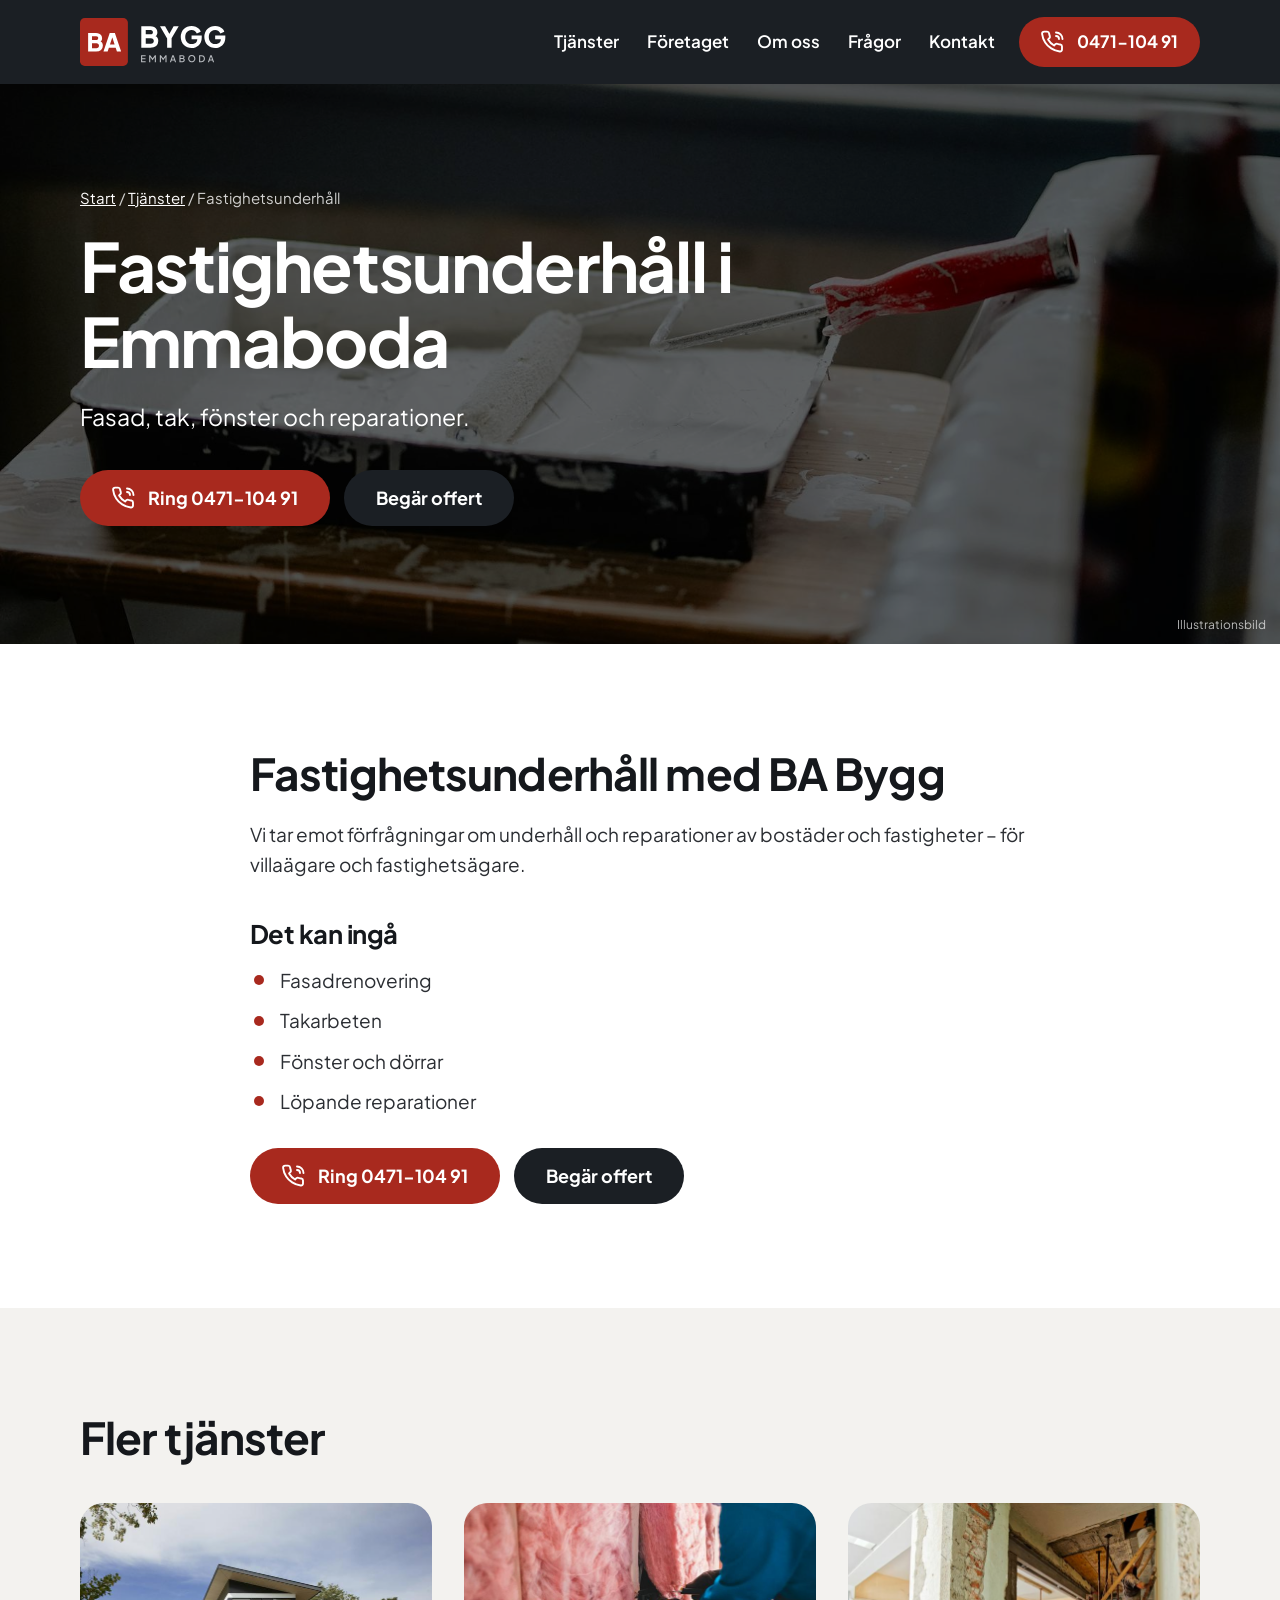
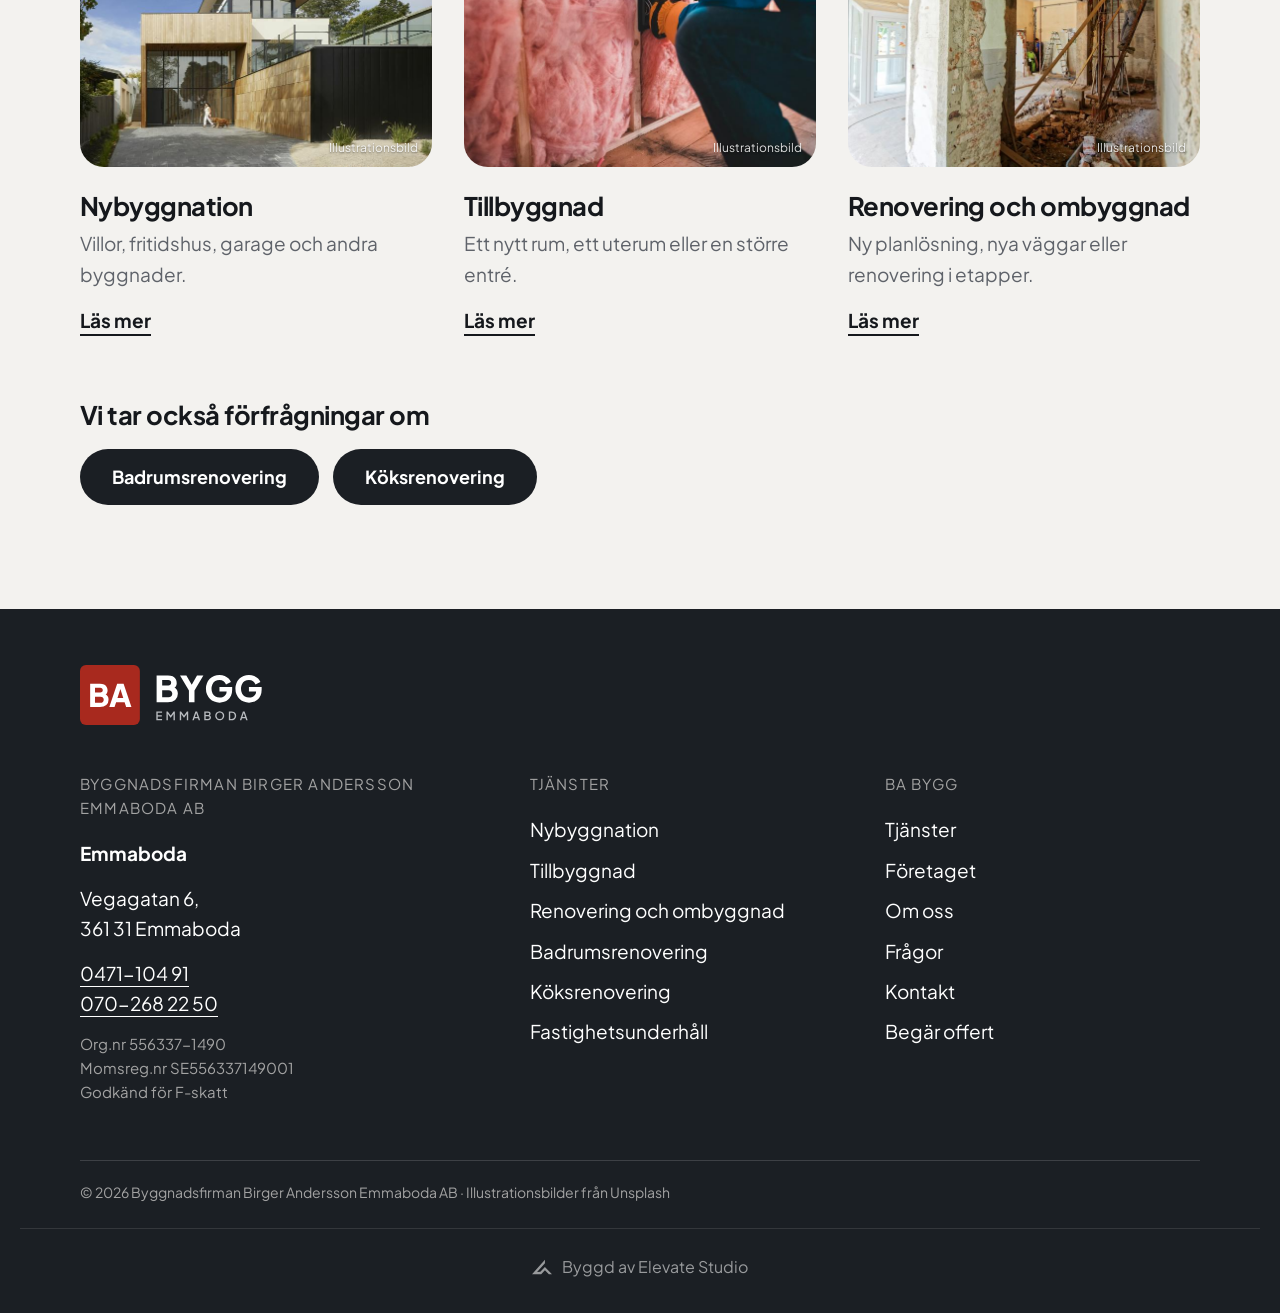
<file: docs/tjanst-underhall.html>
<!doctype html>
<html lang="sv">
<head>
<meta charset="utf-8">
<meta name="viewport" content="width=device-width,initial-scale=1,viewport-fit=cover">
<title>Fastighetsunderhåll i Emmaboda | BA Bygg</title>
<meta name="description" content="Fastighetsunderhåll i Emmaboda. Fasad, tak, fönster och reparationer. Byggnadsfirman Birger Andersson Emmaboda AB, telefon 0471-104 91.">
<link rel="canonical" href="https://elevatestudio018.github.io/Birger/tjanst-underhall.html">
<meta property="og:type" content="website">
<meta property="og:locale" content="sv_SE">
<meta property="og:site_name" content="BA Bygg Emmaboda">
<meta property="og:title" content="Fastighetsunderhåll i Emmaboda | BA Bygg">
<meta property="og:description" content="Fastighetsunderhåll i Emmaboda. Fasad, tak, fönster och reparationer. Byggnadsfirman Birger Andersson Emmaboda AB, telefon 0471-104 91.">
<meta property="og:image" content="https://elevatestudio018.github.io/Birger/img/underhall.jpg">
<meta name="theme-color" content="#1b1f24">
<link rel="preconnect" href="https://fonts.googleapis.com"><link rel="preconnect" href="https://fonts.gstatic.com" crossorigin>
<link rel="stylesheet" href="https://fonts.googleapis.com/css2?family=Plus+Jakarta+Sans:wght@400;500;600;700;800&display=swap">
<link rel="stylesheet" href="assets/site.css">
<link rel="icon" href="img/favicon.svg" type="image/svg+xml">

</head>
<body>
<a class="skip" href="#main">Hoppa till innehållet</a>
<header class="head">
  <div class="wrap bar">
    <a class="logo" href="index.html" aria-label="BA Bygg Emmaboda, till startsidan"><img class="logo-img" src="img/ba-bygg-logo.svg" alt="BA Bygg Emmaboda" width="309" height="100"></a>
    <nav class="nav" aria-label="Huvudmeny"><a href="index.html#tjanster">Tjänster</a><a href="index.html#foretaget">Företaget</a><a href="index.html#om-oss">Om oss</a><a href="index.html#fragor">Frågor</a><a href="index.html#kontakt">Kontakt</a></nav>
    <a class="pill pill-accent head-call" href="tel:+4647110491"><svg class="pi" viewBox="0 0 24 24" fill="none" stroke="currentColor" stroke-width="1.9" stroke-linecap="round" stroke-linejoin="round" aria-hidden="true"><path d="M21 16.5v3a2 2 0 0 1-2.2 2 19.8 19.8 0 0 1-8.6-3.1 19.5 19.5 0 0 1-6-6A19.8 19.8 0 0 1 1.1 3.8 2 2 0 0 1 3.1 1.6h3a2 2 0 0 1 2 1.7c.1 1 .4 1.9.7 2.8a2 2 0 0 1-.5 2.1L7.1 9.5a16 16 0 0 0 6 6l1.3-1.3a2 2 0 0 1 2.1-.4c.9.3 1.8.6 2.8.7a2 2 0 0 1 1.7 2z"/><path d="M15 2.5a6.5 6.5 0 0 1 6.5 6.5M15 6a3 3 0 0 1 3 3"/></svg><span>0471-104 91</span></a>
    <a class="round round-accent head-round" href="tel:+4647110491" aria-label="Ring 0471-104 91"><svg class="pi" viewBox="0 0 24 24" fill="none" stroke="currentColor" stroke-width="1.9" stroke-linecap="round" stroke-linejoin="round" aria-hidden="true"><path d="M21 16.5v3a2 2 0 0 1-2.2 2 19.8 19.8 0 0 1-8.6-3.1 19.5 19.5 0 0 1-6-6A19.8 19.8 0 0 1 1.1 3.8 2 2 0 0 1 3.1 1.6h3a2 2 0 0 1 2 1.7c.1 1 .4 1.9.7 2.8a2 2 0 0 1-.5 2.1L7.1 9.5a16 16 0 0 0 6 6l1.3-1.3a2 2 0 0 1 2.1-.4c.9.3 1.8.6 2.8.7a2 2 0 0 1 1.7 2z"/><path d="M15 2.5a6.5 6.5 0 0 1 6.5 6.5M15 6a3 3 0 0 1 3 3"/></svg></a>
    <button class="burger" id="menuBtn" type="button" aria-expanded="false" aria-controls="menu" aria-label="Meny"><span></span><span></span></button>
  </div>
  <nav class="menu" id="menu" aria-label="Meny" hidden>
    <div class="wrap">
      <ul class="menu-main"><li><a href="index.html#tjanster">Tjänster</a></li><li><a href="index.html#foretaget">Företaget</a></li><li><a href="index.html#om-oss">Om oss</a></li><li><a href="index.html#fragor">Frågor</a></li><li><a href="index.html#kontakt">Kontakt</a></li></ul>
      <p class="menu-h">Tjänster</p><ul class="menu-svc"><li><a href="tjanst-nybyggnation.html">Nybyggnation</a></li><li><a href="tjanst-tillbyggnad.html">Tillbyggnad</a></li><li><a href="tjanst-renovering.html">Renovering och ombyggnad</a></li><li><a href="tjanst-badrum.html">Badrumsrenovering</a></li><li><a href="tjanst-kok.html">Köksrenovering</a></li><li><a href="tjanst-underhall.html">Fastighetsunderhåll</a></li></ul>
      <a class="pill pill-accent " href="tel:+4647110491"><svg class="pi" viewBox="0 0 24 24" fill="none" stroke="currentColor" stroke-width="1.9" stroke-linecap="round" stroke-linejoin="round" aria-hidden="true"><path d="M21 16.5v3a2 2 0 0 1-2.2 2 19.8 19.8 0 0 1-8.6-3.1 19.5 19.5 0 0 1-6-6A19.8 19.8 0 0 1 1.1 3.8 2 2 0 0 1 3.1 1.6h3a2 2 0 0 1 2 1.7c.1 1 .4 1.9.7 2.8a2 2 0 0 1-.5 2.1L7.1 9.5a16 16 0 0 0 6 6l1.3-1.3a2 2 0 0 1 2.1-.4c.9.3 1.8.6 2.8.7a2 2 0 0 1 1.7 2z"/><path d="M15 2.5a6.5 6.5 0 0 1 6.5 6.5M15 6a3 3 0 0 1 3 3"/></svg><span>Ring 0471-104 91</span></a>
    </div>
  </nav>
</header>
<main id="main">
<section class="hero hero-small" aria-labelledby="ph-h">
  <div class="hero-ph"><img src="img/underhall.jpg" srcset="img/underhall-s.jpg 800w, img/underhall.jpg 1800w" sizes="100vw" alt="Målarverktyg och färgtråg" fetchpriority="high" decoding="async" style="object-position:50% 50%"></div>
  <div class="wrap hero-in">
    <nav class="crumbs" aria-label="Brödsmulor"><a href="index.html">Start</a> / <a href="index.html#tjanster">Tjänster</a> / <span aria-current="page">Fastighetsunderhåll</span></nav>
    <h1 id="ph-h">Fastighetsunderhåll i Emmaboda</h1>
    <p>Fasad, tak, fönster och reparationer.</p>
    <div class="btns"><a class="pill pill-accent " href="tel:+4647110491"><svg class="pi" viewBox="0 0 24 24" fill="none" stroke="currentColor" stroke-width="1.9" stroke-linecap="round" stroke-linejoin="round" aria-hidden="true"><path d="M21 16.5v3a2 2 0 0 1-2.2 2 19.8 19.8 0 0 1-8.6-3.1 19.5 19.5 0 0 1-6-6A19.8 19.8 0 0 1 1.1 3.8 2 2 0 0 1 3.1 1.6h3a2 2 0 0 1 2 1.7c.1 1 .4 1.9.7 2.8a2 2 0 0 1-.5 2.1L7.1 9.5a16 16 0 0 0 6 6l1.3-1.3a2 2 0 0 1 2.1-.4c.9.3 1.8.6 2.8.7a2 2 0 0 1 1.7 2z"/><path d="M15 2.5a6.5 6.5 0 0 1 6.5 6.5M15 6a3 3 0 0 1 3 3"/></svg><span>Ring 0471-104 91</span></a><a class="pill pill-dark" href="index.html?typ=Fastighetsunderh%C3%A5ll#offert">Begär offert</a></div>
  </div>
  <span class="hero-note">Illustrationsbild</span>
</section>
<section class="sec">
  <div class="wrap narrow prose">
    <h2>Fastighetsunderhåll med BA Bygg</h2>
    <p>Vi tar emot förfrågningar om underhåll och reparationer av bostäder och fastigheter – för villaägare och fastighetsägare.</p>
    <h3>Det kan ingå</h3>
    <ul class="list"><li>Fasadrenovering</li><li>Takarbeten</li><li>Fönster och dörrar</li><li>Löpande reparationer</li></ul>
    
    <div class="btns"><a class="pill pill-accent " href="tel:+4647110491"><svg class="pi" viewBox="0 0 24 24" fill="none" stroke="currentColor" stroke-width="1.9" stroke-linecap="round" stroke-linejoin="round" aria-hidden="true"><path d="M21 16.5v3a2 2 0 0 1-2.2 2 19.8 19.8 0 0 1-8.6-3.1 19.5 19.5 0 0 1-6-6A19.8 19.8 0 0 1 1.1 3.8 2 2 0 0 1 3.1 1.6h3a2 2 0 0 1 2 1.7c.1 1 .4 1.9.7 2.8a2 2 0 0 1-.5 2.1L7.1 9.5a16 16 0 0 0 6 6l1.3-1.3a2 2 0 0 1 2.1-.4c.9.3 1.8.6 2.8.7a2 2 0 0 1 1.7 2z"/><path d="M15 2.5a6.5 6.5 0 0 1 6.5 6.5M15 6a3 3 0 0 1 3 3"/></svg><span>Ring 0471-104 91</span></a><a class="pill pill-dark" href="index.html?typ=Fastighetsunderh%C3%A5ll#offert">Begär offert</a></div>
  </div>
</section>
<section class="sec tint">
  <div class="wrap">
    <h2>Fler tjänster</h2>
    <ul class="cards"><li class="card"><a href="tjanst-nybyggnation.html"><figure class="ph"><img src="img/nybyggnation.jpg" srcset="img/nybyggnation-s.jpg 800w, img/nybyggnation.jpg 1800w" sizes="(min-width: 960px) 33vw, 100vw" alt="Nybyggt hus med träfasad" loading="lazy" decoding="async" style="object-position:50% 50%"><figcaption>Illustrationsbild</figcaption></figure><h3>Nybyggnation</h3><p>Villor, fritidshus, garage och andra byggnader.</p><span class="more">Läs mer</span></a></li><li class="card"><a href="tjanst-tillbyggnad.html"><figure class="ph"><img src="img/tillbyggnad.jpg" srcset="img/tillbyggnad-s.jpg 800w, img/tillbyggnad.jpg 1800w" sizes="(min-width: 960px) 33vw, 100vw" alt="Hantverkare isolerar en regelvägg" loading="lazy" decoding="async" style="object-position:50% 50%"><figcaption>Illustrationsbild</figcaption></figure><h3>Tillbyggnad</h3><p>Ett nytt rum, ett uterum eller en större entré.</p><span class="more">Läs mer</span></a></li><li class="card"><a href="tjanst-renovering.html"><figure class="ph"><img src="img/renovering.jpg" srcset="img/renovering-s.jpg 800w, img/renovering.jpg 1800w" sizes="(min-width: 960px) 33vw, 100vw" alt="Hus under ombyggnad med uppstöttat bjälklag" loading="lazy" decoding="async" style="object-position:50% 50%"><figcaption>Illustrationsbild</figcaption></figure><h3>Renovering och ombyggnad</h3><p>Ny planlösning, nya väggar eller renovering i etapper.</p><span class="more">Läs mer</span></a></li></ul>
    <h3 class="also-h">Vi tar också förfrågningar om</h3>
    <div class="btns"><a class="pill pill-dark" href="tjanst-badrum.html">Badrumsrenovering</a><a class="pill pill-dark" href="tjanst-kok.html">Köksrenovering</a></div>
  </div>
</section>
</main>
<footer class="foot">
  <div class="wrap">
    <a class="logo" href="index.html" aria-label="BA Bygg Emmaboda, till startsidan"><img class="logo-img" src="img/ba-bygg-logo.svg" alt="BA Bygg Emmaboda" width="309" height="100"></a>
    <div class="foot-grid">
      <div>
        <p class="foot-h">Byggnadsfirman Birger Andersson Emmaboda AB</p>
        <p><b>Emmaboda</b></p>
        <p>Vegagatan 6,<br>361 31 Emmaboda</p>
        <p><a href="tel:+4647110491">0471-104 91</a><br><a href="tel:+46702682250">070-268 22 50</a></p>
        <p class="foot-legal">Org.nr 556337-1490<br>Momsreg.nr SE556337149001<br>Godkänd för F-skatt</p>
      </div>
      <div><p class="foot-h">Tjänster</p><ul><li><a href="tjanst-nybyggnation.html">Nybyggnation</a></li><li><a href="tjanst-tillbyggnad.html">Tillbyggnad</a></li><li><a href="tjanst-renovering.html">Renovering och ombyggnad</a></li><li><a href="tjanst-badrum.html">Badrumsrenovering</a></li><li><a href="tjanst-kok.html">Köksrenovering</a></li><li><a href="tjanst-underhall.html">Fastighetsunderhåll</a></li></ul></div>
      <div><p class="foot-h">BA Bygg</p><ul><li><a href="index.html#tjanster">Tjänster</a></li><li><a href="index.html#foretaget">Företaget</a></li><li><a href="index.html#om-oss">Om oss</a></li><li><a href="index.html#fragor">Frågor</a></li><li><a href="index.html#kontakt">Kontakt</a></li><li><a href="index.html#offert">Begär offert</a></li></ul></div>
    </div>
    <div class="foot-end">
      <span>© <span data-year>2026</span> Byggnadsfirman Birger Andersson Emmaboda AB · Illustrationsbilder från Unsplash</span>
    </div>
  </div>
<!-- elevate-credit -->
<style>.elevate-credit{max-width:1240px;margin:24px auto 0;padding:20px 16px 0;border-top:1px solid rgba(128,128,128,.25);display:flex;justify-content:center;box-sizing:border-box}.elevate-credit a{display:inline-flex;align-items:center;gap:10px;padding:8px 0;font:inherit;font-size:15px;line-height:1;color:inherit;opacity:.55;text-decoration:none;transition:opacity .2s}.elevate-credit a:hover,.elevate-credit a:focus-visible{opacity:1}.elevate-credit svg{width:20px;height:20px;flex:none;display:block}@media(min-width:1024px){.elevate-credit a{font-size:16px}}</style>
<div class="elevate-credit"><a href="https://elevatestudio.nu" target="_blank" rel="noopener"><svg viewBox="0 0 1884.3 1353.9" aria-hidden="true"><path d="M0.0 1353.9 L1218.7 0.0 L1218.7 329.1 L479.7 1136.4 L786.7 1132.4 L1215.5 687.4 L1884.3 1349.9 L1590.1 1349.9 L1218.6 994.7 L865.4 1349.9Z" fill="currentColor"/></svg>Byggd av Elevate Studio</a></div>
</footer>
<script src="assets/site.js" defer></script>
</body>
</html>
</file>
<file: docs/assets/site.css>
/* BA Bygg Emmaboda. Same system as the S-Bygg site: graphite (header, footer, secondary buttons), the logo's falu
   accent colour (every "Ring" button) and white. Plus Jakarta Sans, large readable text, rounded photos, pill buttons,
   plain stacked sections that alternate white and a warm pale grey. */

:root {
  --dark: #1b1f24;
  --dark-2: #111418;
  --ink: #15181c;
  --text: #2b2e33;
  --muted: #5f636a;
  --accent: #a8291e;
  --accent-2: #8c2117;
  --tint: #f3f2ef;
  --line: #d3d1cc;
  --white: #ffffff;
  --error: #c0262d;
  --wrap: 1200px;
  --head-h: 84px;
  --font: "Plus Jakarta Sans", "Helvetica Neue", Arial, sans-serif;
}

*, *::before, *::after { box-sizing: border-box; }
html { scroll-behavior: smooth; scroll-padding-top: calc(var(--head-h) + 8px); -webkit-text-size-adjust: 100%; }
body { margin: 0; background: var(--white); color: var(--text); font: 400 18px/1.6 var(--font); -webkit-font-smoothing: antialiased; overflow-wrap: break-word; }
@media (min-width: 960px) { body { font-size: 19px; } }
[hidden] { display: none !important; }
img { display: block; max-width: 100%; }
a { color: inherit; }
h1, h2, h3 { margin: 0; color: var(--ink); font-weight: 700; letter-spacing: -0.02em; line-height: 1.15; }
h2 { font-size: clamp(30px, 3.6vw, 44px); }
h3 { font-size: clamp(22px, 2vw, 26px); }
p, figure, dl, dd { margin: 0; }
ul, ol { margin: 0; padding: 0; list-style: none; }
button { font: inherit; color: inherit; }
:focus-visible { outline: 3px solid var(--accent); outline-offset: 3px; }
.skip { position: absolute; left: 12px; top: -60px; z-index: 100; padding: 10px 16px; background: var(--dark); color: #fff; }
.skip:focus { top: 12px; }
.wrap { width: 100%; max-width: var(--wrap); margin-inline: auto; padding-inline: 24px; }
@media (min-width: 700px) { .wrap { padding-inline: 40px; } }
.narrow { max-width: 860px; }
.center { text-align: center; }

/* Pill buttons and round call buttons */
.pill { display: inline-flex; align-items: center; justify-content: center; gap: 12px; min-height: 56px; padding: 14px 32px; border: 0; border-radius: 999px; font: 700 18px/1.15 var(--font); text-decoration: none; cursor: pointer; transition: background-color .15s, transform .1s; }
.pill:active { transform: scale(.98); }
.pill .pi { width: 24px; height: 24px; flex: none; }
.pill-accent { background: var(--accent); color: #fff; }
.pill-accent:hover { background: var(--accent-2); }
.pill-dark { background: var(--dark); color: #fff; }
.pill-dark:hover { background: var(--dark-2); }
.round { display: grid; place-items: center; width: 56px; height: 56px; border-radius: 50%; }
.round .pi { width: 26px; height: 26px; }
.round-accent { background: var(--accent); color: #fff; }
.btns { display: flex; flex-wrap: wrap; gap: 14px; margin-top: 32px; }
.center .btns { justify-content: center; }
.link { background: none; border: 0; padding: 0; font-weight: 600; text-decoration: underline; text-underline-offset: 4px; cursor: pointer; }

/* Logo */
.logo { display: inline-block; }
.logo-img { display: block; height: 42px; width: auto; }
@media (min-width: 700px) { .logo-img { height: 48px; } }
.foot .logo-img { height: 60px; }

/* Header: solid charcoal */
.head { position: sticky; top: 0; z-index: 40; background: var(--dark); color: #fff; }
.bar { display: flex; align-items: center; gap: 16px; height: var(--head-h); }
.nav { display: none; margin-left: auto; gap: 28px; }
.nav a { font-weight: 600; font-size: 17px; text-decoration: none; }
.nav a:hover { text-decoration: underline; text-underline-offset: 6px; }
.head-call { display: none; min-height: 50px; padding: 10px 22px; font-size: 17px; }
.head-round { margin-left: auto; }
.burger { display: grid; align-content: center; gap: 9px; width: 56px; height: 56px; padding: 0 10px; border: 0; background: none; cursor: pointer; }
.burger span { display: block; height: 2px; background: #fff; transition: transform .2s; }
.burger[aria-expanded="true"] span:first-child { transform: translateY(5.5px) rotate(45deg); }
.burger[aria-expanded="true"] span:last-child { transform: translateY(-5.5px) rotate(-45deg); }
.menu { background: var(--dark); border-top: 1px solid rgb(255 255 255 / .15); max-height: calc(100svh - var(--head-h)); overflow-y: auto; }
.menu .wrap { padding-top: 12px; padding-bottom: 32px; }
.menu-main a { display: block; padding: 12px 0; font-size: 26px; font-weight: 700; text-decoration: none; }
.menu-h { margin-top: 20px; font-size: 14px; letter-spacing: .1em; text-transform: uppercase; color: #a3a3a3; }
.menu-svc a { display: block; padding: 7px 0; text-decoration: none; }
.menu .pill { margin-top: 24px; }
@media (min-width: 1100px) {
  .nav { display: flex; }
  .head-call { display: inline-flex; margin-left: 8px; }
  .head-round, .burger, .menu { display: none !important; }
}

/* Hero: the photo across the page, darkened enough to read white text on it */
.hero { position: relative; isolation: isolate; display: flex; align-items: center; min-height: min(86svh, 760px); color: #fff; background: var(--dark-2); }
.hero-ph { position: absolute; inset: 0; z-index: -1; overflow: hidden; }
.hero-ph img { width: 100%; height: 100%; object-fit: cover; }
.hero-ph::after { content: ""; position: absolute; inset: 0; background: rgb(0 0 0 / .55); }
.hero-in { padding-top: 64px; padding-bottom: 80px; }
.hero h1 { color: #fff; max-width: 15em; font-size: clamp(38px, 5.4vw, 68px); font-weight: 700; line-height: 1.1; }
.hero p { margin-top: 22px; max-width: 34em; font-size: clamp(19px, 1.8vw, 23px); line-height: 1.5; }
.hero .btns { margin-top: 36px; }
.hero-small { min-height: min(64svh, 560px); }
.hero-note { position: absolute; right: 14px; bottom: 10px; font-size: 12px; color: rgb(255 255 255 / .7); }
.crumbs { margin-bottom: 18px; font-size: 15px; color: rgb(255 255 255 / .8); }
.crumbs a { color: #fff; }

/* Sections */
.sec { padding: 72px 0; }
.tint { background: var(--tint); }
@media (min-width: 960px) { .sec { padding: 104px 0; } }
.sec h2 + .lead, .sec h2 + p { margin-top: 20px; }
.lead { font-size: clamp(19px, 1.7vw, 21px); line-height: 1.6; }

/* Rounded photos */
.ph { position: relative; }
.ph img { width: 100%; aspect-ratio: 4 / 3; object-fit: cover; border-radius: 24px; background: var(--tint); }
.ph figcaption { position: absolute; right: 14px; bottom: 10px; font-size: 12px; color: rgb(255 255 255 / .85); text-shadow: 0 1px 2px rgb(0 0 0 / .5); }
.ph figcaption a { color: inherit; }

/* Photo and text side by side on wide screens, stacked on phones */
.split { display: grid; gap: 40px; align-items: center; }
@media (min-width: 960px) { .split { grid-template-columns: 1fr 1fr; gap: 72px; } }
.split h3 { margin-top: 36px; }

/* Service cards */
.cards { display: grid; gap: 48px 32px; margin-top: 40px; }
@media (min-width: 760px) { .cards { grid-template-columns: repeat(2, 1fr); } }
@media (min-width: 1100px) { .cards { grid-template-columns: repeat(3, 1fr); } }
.card a { display: block; text-decoration: none; }
.card h3 { margin-top: 24px; }
.card p { margin-top: 8px; color: var(--muted); }
.card .more { display: inline-block; margin-top: 16px; font-weight: 700; color: var(--ink); text-decoration: underline; text-underline-offset: 6px; text-decoration-thickness: 2px; }
.card a:hover .more { color: var(--accent-2); }
.card a:hover img { filter: brightness(1.05); }
.also-h { margin-top: 64px; }
.also-h + .btns { margin-top: 20px; }

/* Review */
.review { margin-top: 36px; }
.stars { display: inline-flex; gap: 3px; color: var(--accent); }
.stars svg { width: 26px; height: 26px; fill: currentColor; }
.review blockquote { margin: 18px 0 0; }
.review blockquote p { font-size: clamp(21px, 2.2vw, 27px); line-height: 1.5; font-weight: 500; color: var(--ink); }
.review figcaption { margin-top: 18px; color: var(--muted); }
.review figcaption b { color: var(--ink); }
.review figcaption a { color: var(--ink); text-underline-offset: 4px; }
.reply { margin-top: 10px; color: var(--muted); }
.reply b { color: var(--ink); }

/* Company facts: label above value, ruled like the FAQ */
.facts-lead { max-width: 46em; }
.facts { display: grid; gap: 0 32px; margin-top: 40px; border-top: 1.5px solid var(--line); }
@media (min-width: 640px) { .facts { grid-template-columns: repeat(2, 1fr); } }
@media (min-width: 1100px) { .facts { grid-template-columns: repeat(4, 1fr); } }
.facts div { padding: 22px 0; border-bottom: 1.5px solid var(--line); }
.facts dt { font-size: 15px; letter-spacing: .08em; text-transform: uppercase; color: var(--muted); }
.facts dd { margin-top: 6px; font-size: clamp(22px, 2vw, 26px); font-weight: 700; color: var(--ink); letter-spacing: -0.01em; }
.facts-note { margin-top: 28px; }
.facts-note a { color: var(--ink); font-weight: 600; text-underline-offset: 4px; }

/* Steps */
.steps { counter-reset: s; margin-top: 16px; display: grid; gap: 14px; }
.steps li { counter-increment: s; position: relative; padding-left: 44px; }
.steps li::before { content: counter(s); position: absolute; left: 0; top: 0; width: 30px; height: 30px; display: grid; place-items: center; border-radius: 50%; background: var(--dark); color: #fff; font-size: 15px; font-weight: 700; }
.steps b { color: var(--ink); }

/* Form: labels above, plain square fields */
.form { display: grid; gap: 22px; margin-top: 48px; }
.field label { display: block; margin-bottom: 8px; font-size: 18px; font-weight: 500; color: var(--ink); }
.req { margin-left: 2px; color: var(--error); font-size: 14px; vertical-align: super; }
.field input, .field select, .field textarea { width: 100%; min-height: 58px; padding: 14px 16px; border: 1.5px solid var(--line); border-radius: 2px; background: #fff; color: var(--ink); font: 400 18px/1.4 var(--font); }
.field textarea { resize: vertical; min-height: 150px; }
.field input:focus, .field select:focus, .field textarea:focus { outline: none; border-color: var(--dark); box-shadow: 0 0 0 3px rgb(0 0 0 / .15); }
.field [aria-invalid="true"] { border-color: var(--error); }
.err, .send-err { display: block; margin-top: 6px; font-size: 15px; font-weight: 600; color: var(--error); }
.send-err a { color: inherit; }
.small { font-size: 15px; color: var(--muted); }
.hp { position: absolute; left: -9999px; width: 1px; height: 1px; overflow: hidden; }
.form button[disabled] { opacity: .7; cursor: progress; }
.done { margin-top: 48px; padding: 32px; background: #fff; border-radius: 24px; }
.done:focus { outline: none; }
.done-h { font-size: 26px; font-weight: 700; color: var(--ink); }
.done p:not(.done-h) { margin-top: 10px; }
.done a { color: var(--ink); font-weight: 700; }

/* FAQ */
.faq { margin-top: 32px; border-top: 1.5px solid var(--line); }
.faq details { border-bottom: 1.5px solid var(--line); }
.faq summary { display: flex; justify-content: space-between; align-items: center; gap: 20px; padding: 22px 0; cursor: pointer; list-style: none; font-size: 20px; font-weight: 700; color: var(--ink); }
.faq summary::-webkit-details-marker { display: none; }
.faq summary::after { content: "+"; flex: none; width: 36px; height: 36px; display: grid; place-items: center; border-radius: 50%; background: var(--dark); color: #fff; font-size: 22px; font-weight: 500; }
.faq details[open] summary::after { content: "–"; }
.faq details p { padding: 0 0 24px; }
.faq a { color: var(--ink); font-weight: 700; }

/* SEO text and service page prose: underlined internal links */
.seo p + p, .prose p + p { margin-top: 18px; }
.seo a, .prose p a { color: var(--ink); text-underline-offset: 5px; }
.seo h3, .prose h3 { margin-top: 40px; }
.seo h3 + p { margin-top: 12px; }
.prose h2 { margin-bottom: 20px; }
.prose h2 ~ h2 { margin-top: 56px; margin-bottom: 0; }
.list { margin-top: 16px; display: grid; gap: 10px; }
.list li { position: relative; padding-left: 30px; }
.list li::before { content: ""; position: absolute; left: 4px; top: .55em; width: 10px; height: 10px; border-radius: 50%; background: var(--accent); }

/* Map */
.map iframe { display: block; width: 100%; height: 380px; border: 0; background: var(--tint); }

/* Footer: charcoal, grey uppercase labels, underlined links */
.foot { background: var(--dark); color: #fff; padding: 56px 0 28px; }
.foot-grid { display: grid; gap: 40px; margin-top: 40px; }
@media (min-width: 760px) { .foot-grid { grid-template-columns: 1.3fr 1fr 1fr; } }
.foot-h { margin-bottom: 18px; font-size: 15px; letter-spacing: .08em; text-transform: uppercase; color: #a3a3a3; }
.foot p + p { margin-top: 14px; }
.foot li + li { margin-top: 10px; }
.foot a { text-underline-offset: 5px; }
.foot ul a { text-decoration: none; }
.foot ul a:hover { text-decoration: underline; }
.foot-legal { color: #a3a3a3; font-size: 15px; }
.foot-end { display: flex; flex-wrap: wrap; justify-content: space-between; gap: 8px 24px; margin-top: 56px; padding-top: 20px; border-top: 1px solid rgb(255 255 255 / .15); font-size: 14px; color: #a3a3a3; }
.foot-end a { color: #a3a3a3; }

@media (prefers-reduced-motion: reduce) {
  html { scroll-behavior: auto; }
  *, *::before, *::after { transition-duration: .01ms !important; }
}
</file>
